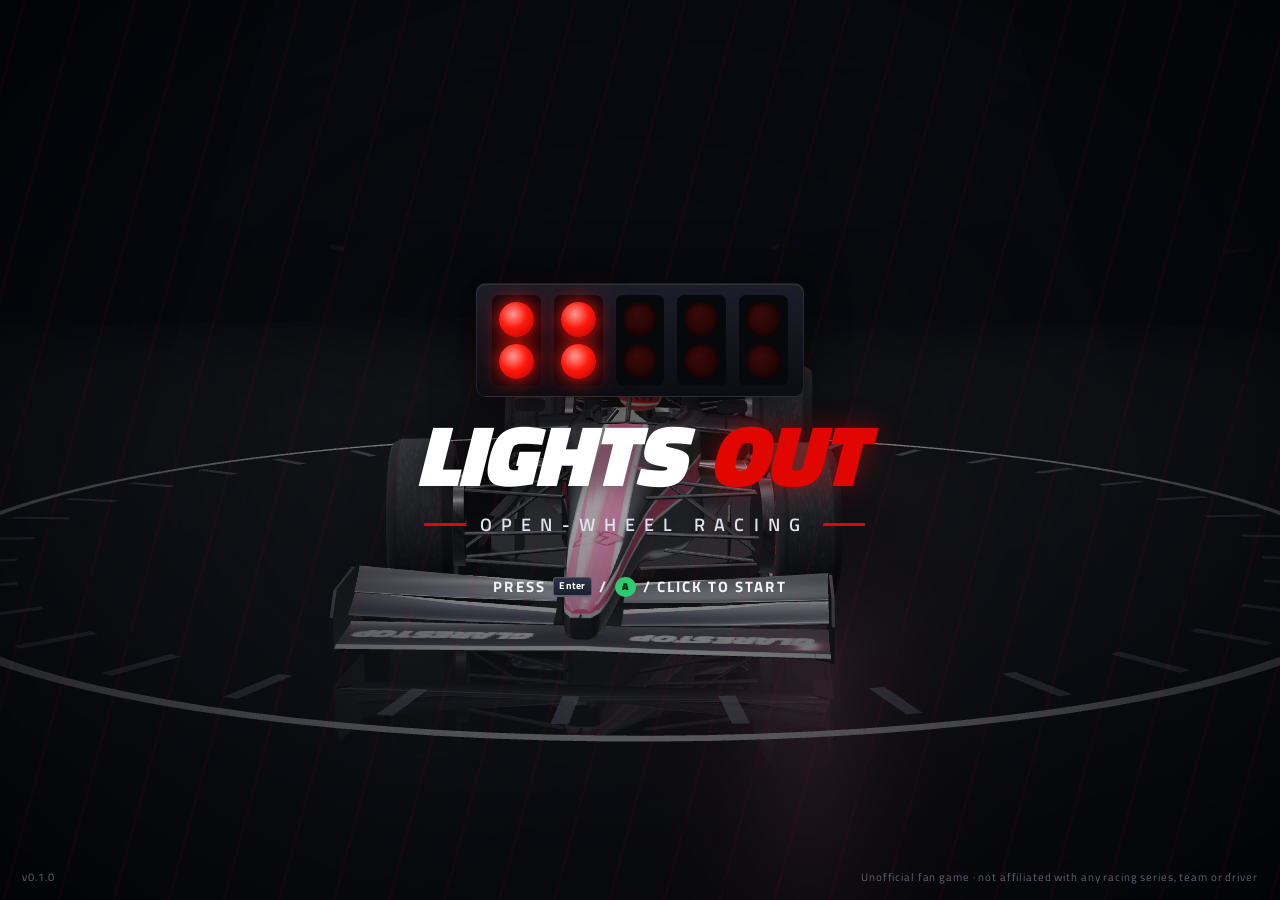
<file: index.html>
<!doctype html>
<html lang="en">
  <head>
    <meta charset="UTF-8" />
    <meta name="viewport" content="width=device-width, initial-scale=1.0, viewport-fit=cover, user-scalable=no" />
    <meta name="theme-color" content="#05070c" />
    <meta name="color-scheme" content="dark" />
    <meta name="description" content="LIGHTS OUT - a 3D open-wheel racing game for the browser: career, challenges, split-screen and online races." />
    <meta name="mobile-web-app-capable" content="yes" />
    <meta name="apple-mobile-web-app-capable" content="yes" />
    <meta name="apple-mobile-web-app-status-bar-style" content="black-translucent" />
    <link rel="icon" type="image/svg+xml" href="./favicon.svg" />
    <title>LIGHTS OUT - Open-Wheel Racing</title>
    <style>html,body{color:#f2f3f5;background:#05070c;width:100%;height:100%;margin:0;overflow:hidden}html{overscroll-behavior:none}body{overscroll-behavior:none;-webkit-tap-highlight-color:transparent;-webkit-user-select:none;user-select:none}#game{z-index:0;touch-action:none;outline:none;width:100%;height:100%;display:block;position:fixed;inset:0}#hud-root{z-index:10;pointer-events:none;position:fixed;inset:0;overflow:hidden}#hud-root[hidden]{display:none}#ui-root{z-index:20;position:fixed;inset:0}html.racing #ui-root{pointer-events:none}#boot{z-index:50;letter-spacing:.18em;background:radial-gradient(at 50% 35%,#161824 0%,#05070c 70%);flex-direction:column;justify-content:center;align-items:center;gap:18px;font:900 clamp(20px,3.4vw,34px)/1 Titillium Web,system-ui,sans-serif;display:flex;position:fixed;inset:0}#boot .lights{background:#111219;border-radius:10px;gap:clamp(8px,1.4vw,14px);padding:12px 16px;display:flex}#boot .lights i{background:#2a0606;border-radius:50%;width:clamp(16px,2.6vw,26px);height:clamp(16px,2.6vw,26px);animation:2.4s infinite boot-light}#boot .lights i:nth-child(2){animation-delay:.3s}#boot .lights i:nth-child(3){animation-delay:.6s}#boot .lights i:nth-child(4){animation-delay:.9s}#boot .lights i:nth-child(5){animation-delay:1.2s}@keyframes boot-light{0%,8%{box-shadow:none;background:#2a0606}12%,70%{background:#ff1e1e;box-shadow:0 0 14px #e10600}74%,to{box-shadow:none;background:#2a0606}}@media (prefers-reduced-motion:reduce){#boot .lights i{background:#ff1e1e;animation:none}}</style>
    <script type="module" crossorigin src="./assets/index-C3wjnu_E.js"></script>
    <link rel="stylesheet" crossorigin href="./assets/index-BCUuNm-t.css">
  </head>
  <body>
    <canvas id="game" tabindex="-1" aria-label="Race view"></canvas>
    <div id="hud-root" hidden></div>
    <div id="ui-root"></div>
    <div id="boot" role="status" aria-label="Loading LIGHTS OUT">
      <div class="lights" aria-hidden="true"><i></i><i></i><i></i><i></i><i></i></div>
      <div>LIGHTS OUT</div>
    </div>
    <noscript>
      <p style="position: fixed; inset: 0; z-index: 60; margin: 0; display: flex; align-items: center; justify-content: center; background: #05070c; font: 600 18px system-ui, sans-serif;">
        LIGHTS OUT needs JavaScript to run.
      </p>
    </noscript>
  </body>
</html>
</file>
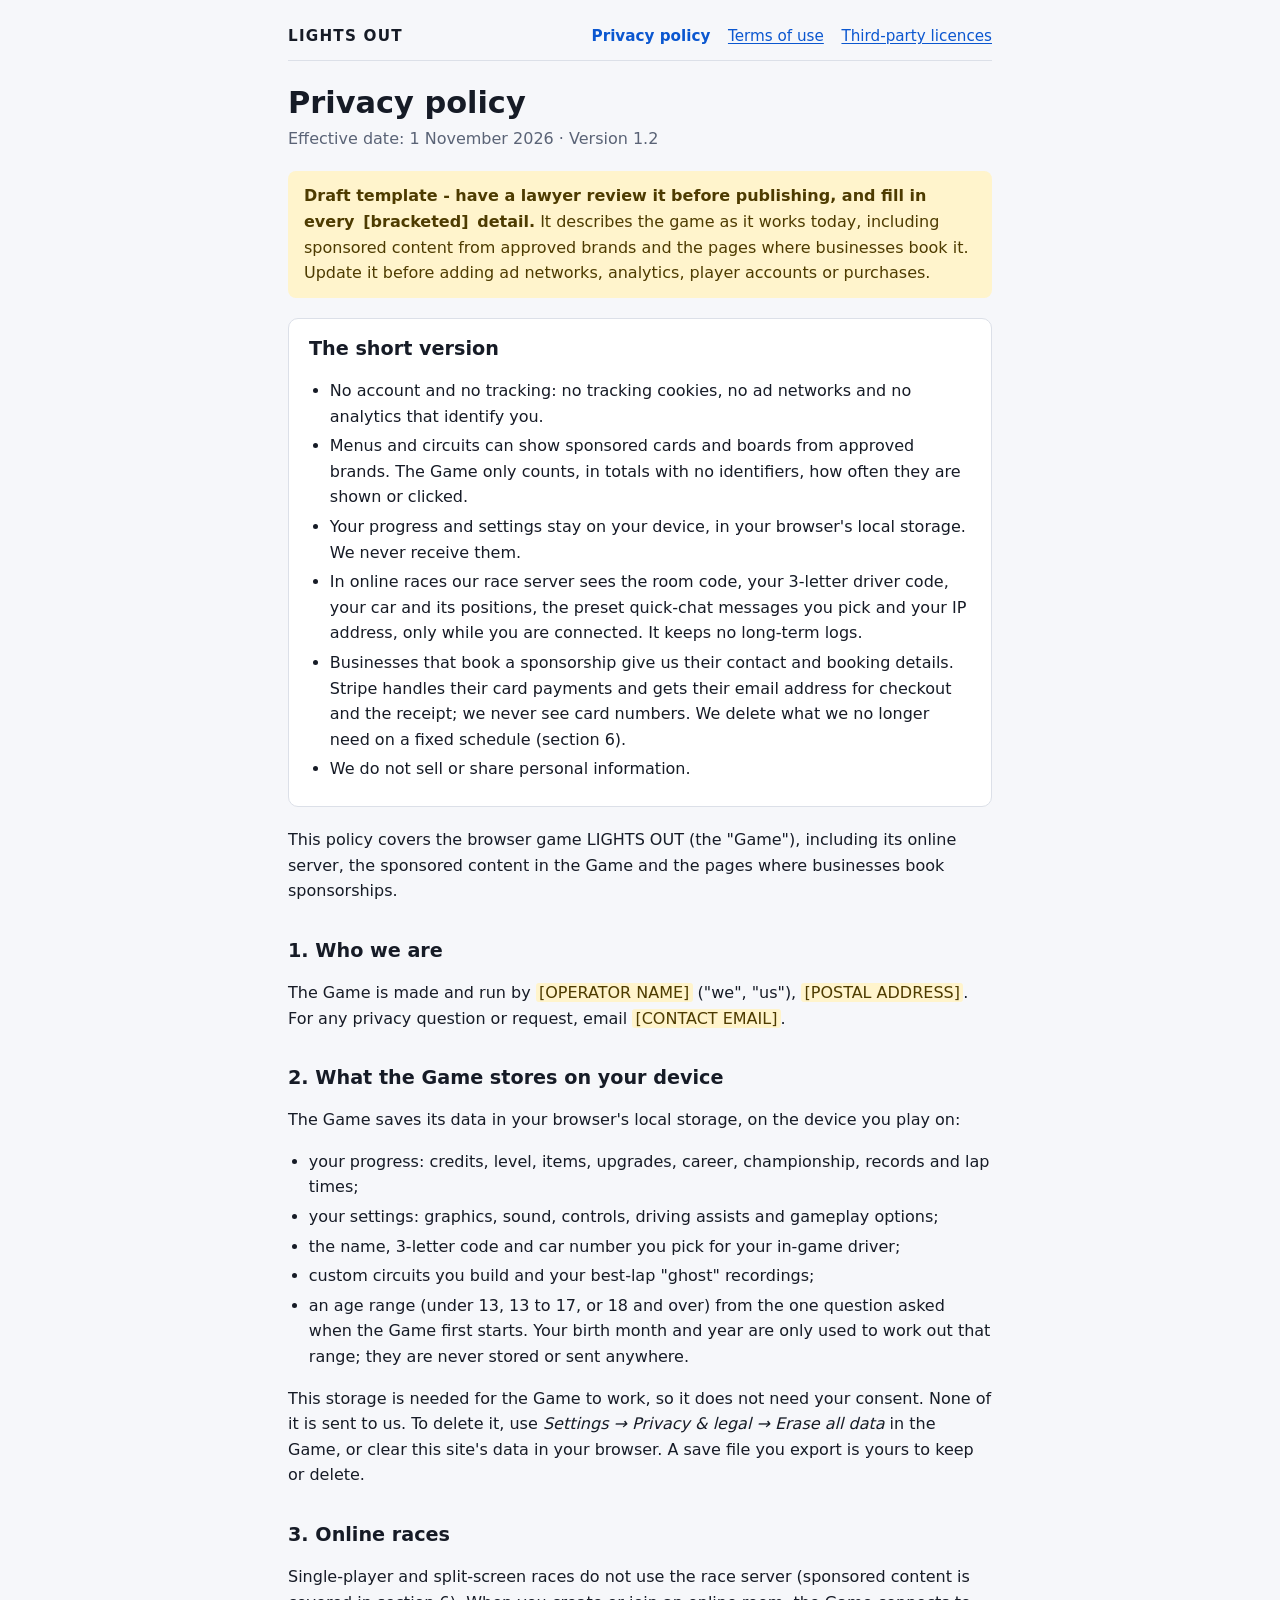
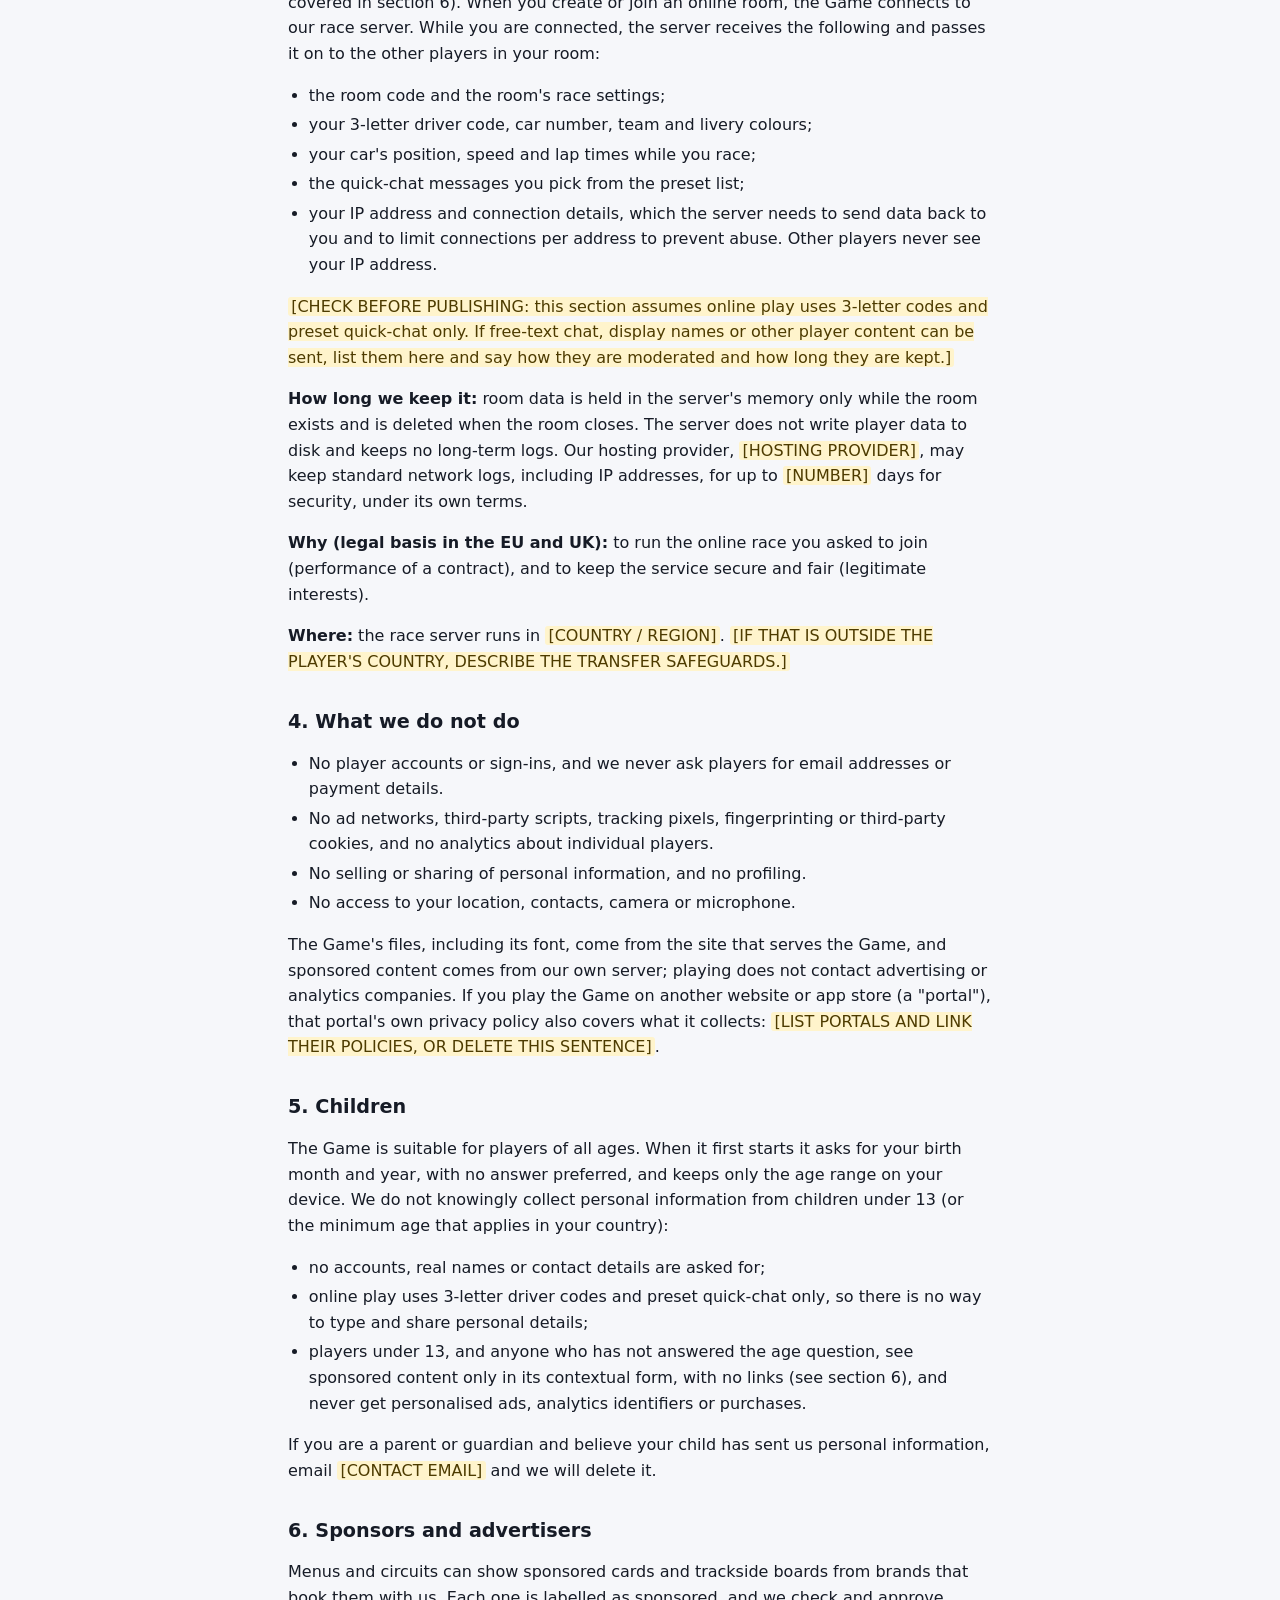
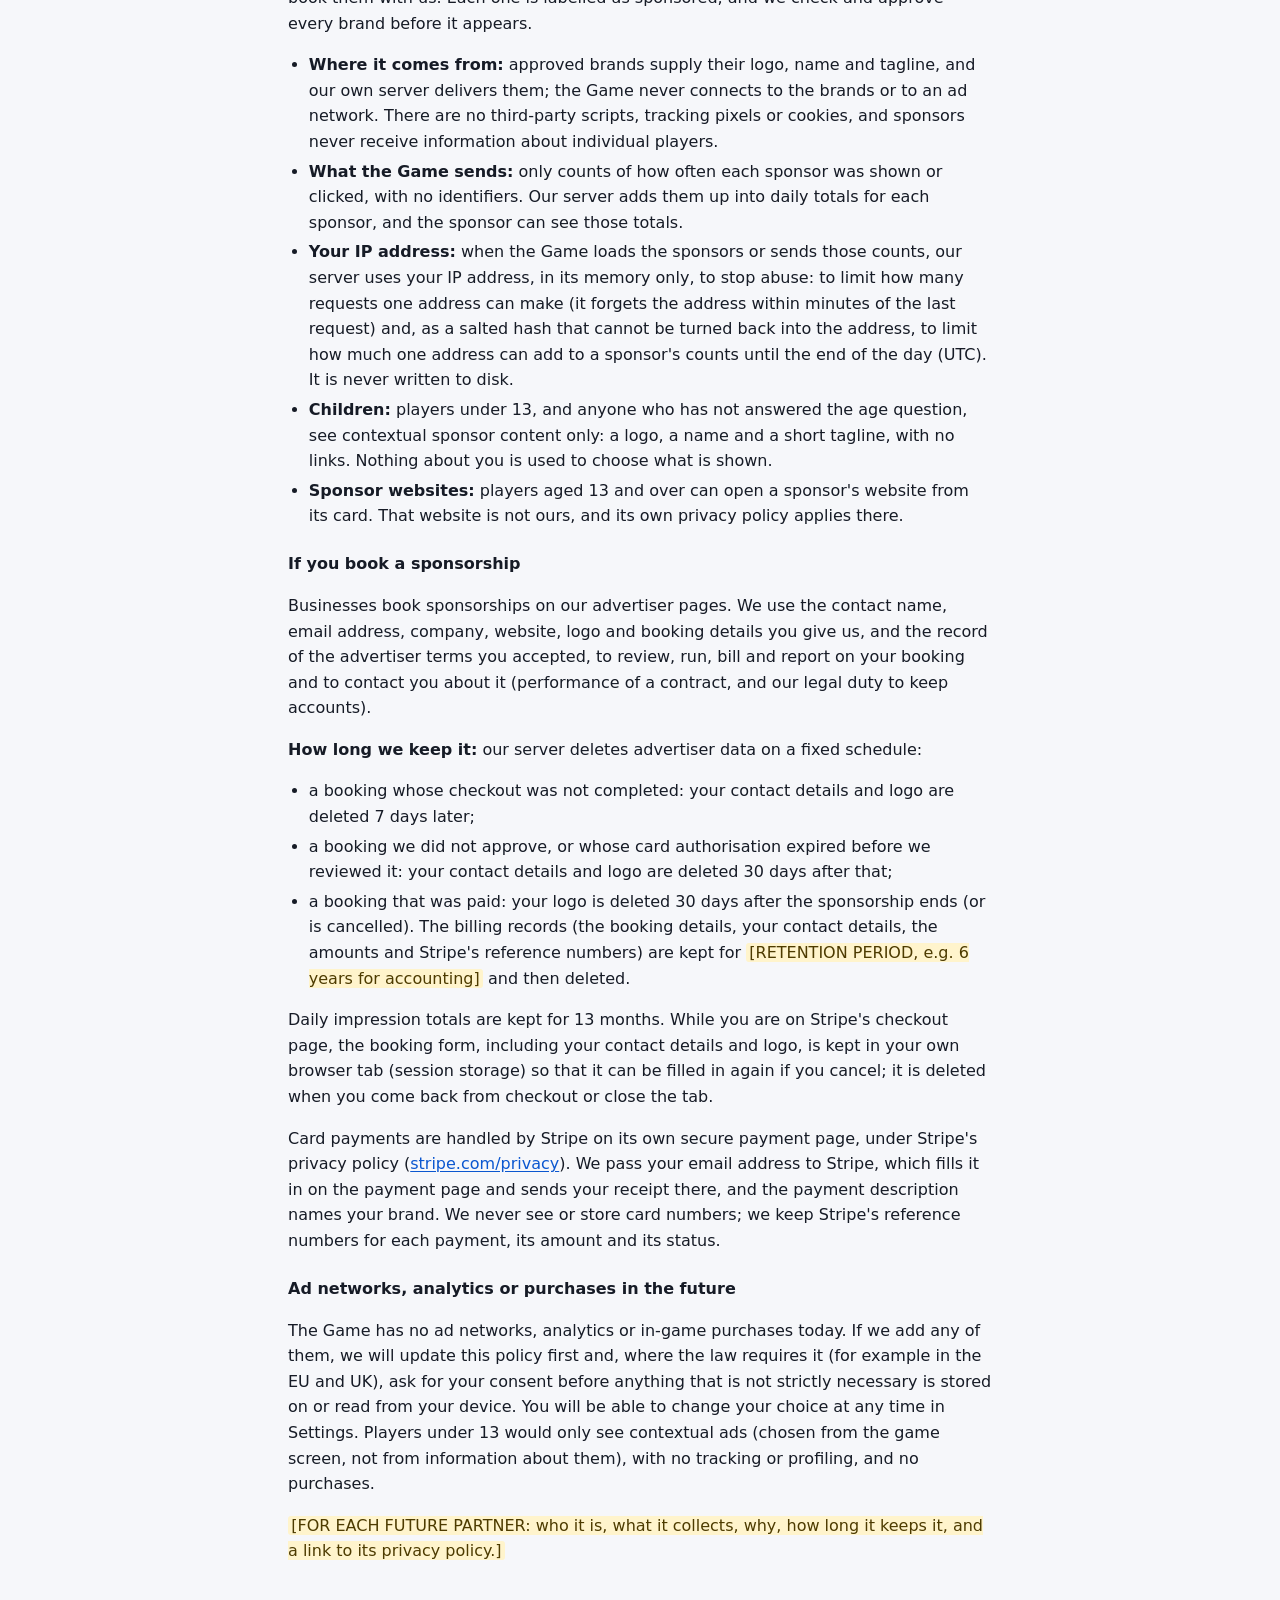
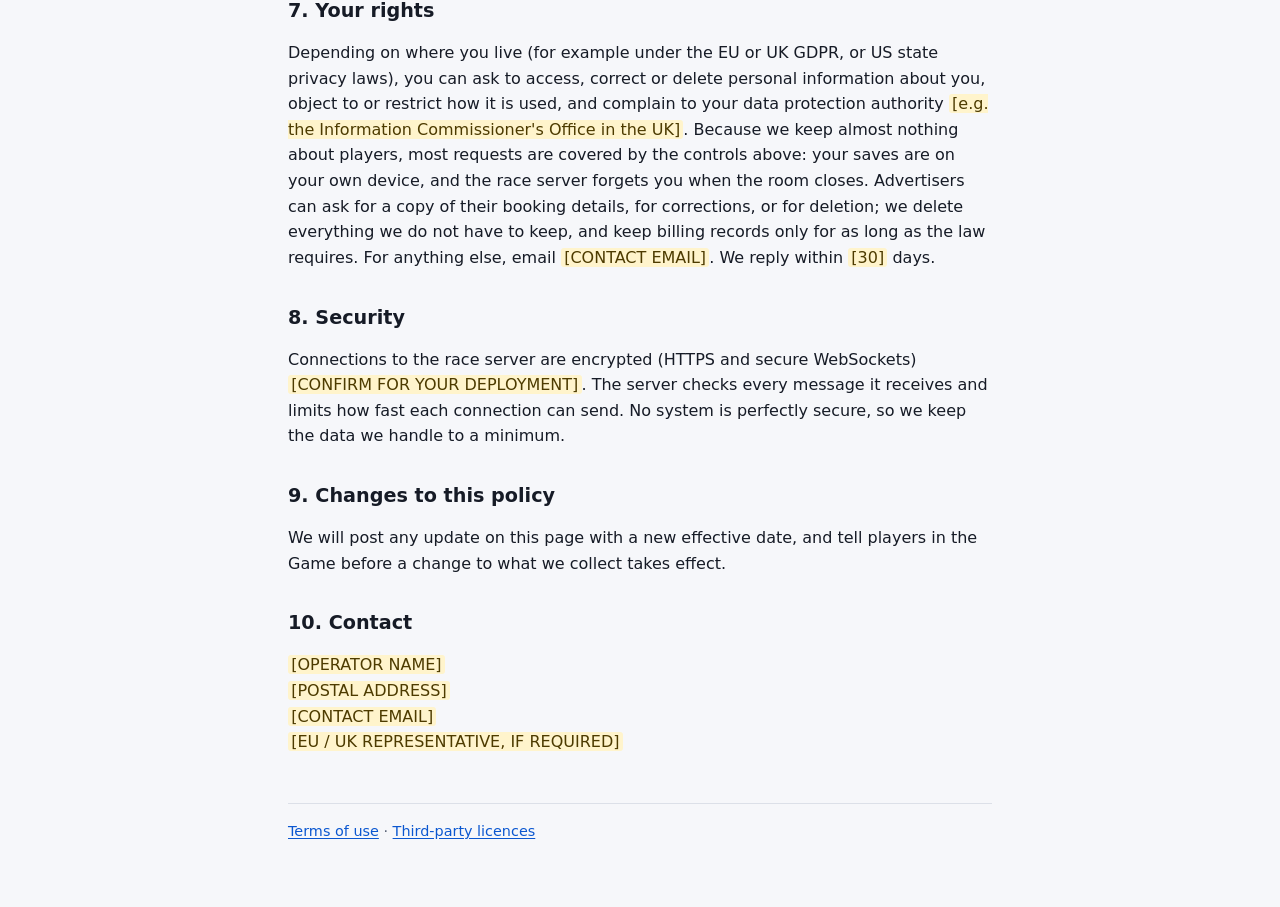
<file: legal/privacy.html>
<!doctype html>
<html lang="en">
<head>
<meta charset="utf-8">
<meta name="viewport" content="width=device-width, initial-scale=1">
<title>Privacy policy · LIGHTS OUT</title>
<style>
  :root {
    color-scheme: light dark;
    --bg: #f6f7fa; --fg: #161b26; --muted: #5a6376; --line: #dce0e8; --card: #ffffff;
    --note-bg: #fff4cc; --note-fg: #4d3b00; --pre-bg: #eceff5; --link: #0b57d0;
  }
  @media (prefers-color-scheme: dark) {
    :root {
      --bg: #0b0e16; --fg: #eef1f7; --muted: #9aa3b8; --line: #252c3c; --card: #121725;
      --note-bg: #3b3100; --note-fg: #ffe58f; --pre-bg: #141a28; --link: #8ab4ff;
    }
  }
  * { box-sizing: border-box; }
  body { margin: 0; background: var(--bg); color: var(--fg); font: 16px/1.6 system-ui, -apple-system, 'Segoe UI', Roboto, sans-serif; }
  main { max-width: 46rem; margin: 0 auto; padding: 1.5rem 1rem 4rem; }
  nav.legal { display: flex; flex-wrap: wrap; align-items: baseline; gap: 0.25rem 1.1rem; font-size: 0.95rem; padding-bottom: 0.75rem; border-bottom: 1px solid var(--line); }
  nav.legal strong { letter-spacing: 0.08em; margin-right: auto; }
  nav.legal a[aria-current='page'] { font-weight: 700; text-decoration: none; }
  a { color: var(--link); text-underline-offset: 2px; }
  h1 { font-size: 1.9rem; line-height: 1.2; margin: 1.5rem 0 0.25rem; }
  h2 { font-size: 1.2rem; line-height: 1.3; margin: 2.2rem 0 0.5rem; }
  h3 { font-size: 1rem; margin: 1.4rem 0 0.4rem; }
  ul { padding-left: 1.3rem; }
  li { margin: 0.25rem 0; }
  .meta { color: var(--muted); margin: 0; }
  .draft { background: var(--note-bg); color: var(--note-fg); border-radius: 8px; padding: 0.75rem 1rem; margin: 1.25rem 0; }
  .summary { background: var(--card); border: 1px solid var(--line); border-radius: 10px; padding: 0.25rem 1.25rem 0.5rem; margin: 1.25rem 0; }
  .summary h2 { margin-top: 0.9rem; }
  .ph { background: var(--note-bg); color: var(--note-fg); border-radius: 3px; padding: 0 0.2em; }
  pre { white-space: pre-wrap; overflow-wrap: anywhere; background: var(--pre-bg); border-radius: 8px; padding: 0.9rem 1rem; font-size: 0.82rem; line-height: 1.45; }
  footer { margin-top: 3rem; padding-top: 1rem; border-top: 1px solid var(--line); color: var(--muted); font-size: 0.9rem; }
</style>
</head>
<body>
<main>
<nav class="legal" aria-label="Legal pages">
  <strong>LIGHTS OUT</strong>
  <a href="privacy.html" aria-current="page">Privacy policy</a>
  <a href="terms.html">Terms of use</a>
  <a href="third-party.html">Third-party licences</a>
</nav>

<h1>Privacy policy</h1>
<p class="meta">Effective date: 1 November 2026 · Version 1.2</p>

<div class="draft" role="note">
  <strong>Draft template - have a lawyer review it before publishing, and fill in every <span class="ph">[bracketed]</span> detail.</strong>
  It describes the game as it works today, including sponsored content from approved brands and the pages where businesses book it. Update it before adding ad networks, analytics, player accounts or purchases.
</div>

<section class="summary" aria-labelledby="short">
  <h2 id="short">The short version</h2>
  <ul>
    <li>No account and no tracking: no tracking cookies, no ad networks and no analytics that identify you.</li>
    <li>Menus and circuits can show sponsored cards and boards from approved brands. The Game only counts, in totals with no identifiers, how often they are shown or clicked.</li>
    <li>Your progress and settings stay on your device, in your browser's local storage. We never receive them.</li>
    <li>In online races our race server sees the room code, your 3-letter driver code, your car and its positions, the preset quick-chat messages you pick and your IP address, only while you are connected. It keeps no long-term logs.</li>
    <li>Businesses that book a sponsorship give us their contact and booking details. Stripe handles their card payments and gets their email address for checkout and the receipt; we never see card numbers. We delete what we no longer need on a fixed schedule (section 6).</li>
    <li>We do not sell or share personal information.</li>
  </ul>
</section>

<p>This policy covers the browser game LIGHTS OUT (the "Game"), including its online server, the sponsored content in the Game and the pages where businesses book sponsorships.</p>

<h2 id="who">1. Who we are</h2>
<p>The Game is made and run by <span class="ph">[OPERATOR NAME]</span> ("we", "us"), <span class="ph">[POSTAL ADDRESS]</span>. For any privacy question or request, email <span class="ph">[CONTACT EMAIL]</span>.</p>

<h2 id="device">2. What the Game stores on your device</h2>
<p>The Game saves its data in your browser's local storage, on the device you play on:</p>
<ul>
  <li>your progress: credits, level, items, upgrades, career, championship, records and lap times;</li>
  <li>your settings: graphics, sound, controls, driving assists and gameplay options;</li>
  <li>the name, 3-letter code and car number you pick for your in-game driver;</li>
  <li>custom circuits you build and your best-lap "ghost" recordings;</li>
  <li>an age range (under 13, 13 to 17, or 18 and over) from the one question asked when the Game first starts. Your birth month and year are only used to work out that range; they are never stored or sent anywhere.</li>
</ul>
<p>This storage is needed for the Game to work, so it does not need your consent. None of it is sent to us.
To delete it, use <em>Settings → Privacy &amp; legal → Erase all data</em> in the Game, or clear this site's data in your browser.
A save file you export is yours to keep or delete.</p>

<h2 id="online">3. Online races</h2>
<p>Single-player and split-screen races do not use the race server (sponsored content is covered in section 6). When you create or join an online room, the Game connects to our race server. While you are connected, the server receives the following and passes it on to the other players in your room:</p>
<ul>
  <li>the room code and the room's race settings;</li>
  <li>your 3-letter driver code, car number, team and livery colours;</li>
  <li>your car's position, speed and lap times while you race;</li>
  <li>the quick-chat messages you pick from the preset list;</li>
  <li>your IP address and connection details, which the server needs to send data back to you and to limit connections per address to prevent abuse. Other players never see your IP address.</li>
</ul>
<p><span class="ph">[CHECK BEFORE PUBLISHING: this section assumes online play uses 3-letter codes and preset quick-chat only. If free-text chat, display names or other player content can be sent, list them here and say how they are moderated and how long they are kept.]</span></p>
<p><strong>How long we keep it:</strong> room data is held in the server's memory only while the room exists and is deleted when the room closes.
The server does not write player data to disk and keeps no long-term logs.
Our hosting provider, <span class="ph">[HOSTING PROVIDER]</span>, may keep standard network logs, including IP addresses, for up to <span class="ph">[NUMBER]</span> days for security, under its own terms.</p>
<p><strong>Why (legal basis in the EU and UK):</strong> to run the online race you asked to join (performance of a contract), and to keep the service secure and fair (legitimate interests).</p>
<p><strong>Where:</strong> the race server runs in <span class="ph">[COUNTRY / REGION]</span>. <span class="ph">[IF THAT IS OUTSIDE THE PLAYER'S COUNTRY, DESCRIBE THE TRANSFER SAFEGUARDS.]</span></p>

<h2 id="not">4. What we do not do</h2>
<ul>
  <li>No player accounts or sign-ins, and we never ask players for email addresses or payment details.</li>
  <li>No ad networks, third-party scripts, tracking pixels, fingerprinting or third-party cookies, and no analytics about individual players.</li>
  <li>No selling or sharing of personal information, and no profiling.</li>
  <li>No access to your location, contacts, camera or microphone.</li>
</ul>
<p>The Game's files, including its font, come from the site that serves the Game, and sponsored content comes from our own server; playing does not contact advertising or analytics companies.
If you play the Game on another website or app store (a "portal"), that portal's own privacy policy also covers what it collects: <span class="ph">[LIST PORTALS AND LINK THEIR POLICIES, OR DELETE THIS SENTENCE]</span>.</p>

<h2 id="children">5. Children</h2>
<p>The Game is suitable for players of all ages. When it first starts it asks for your birth month and year, with no answer preferred, and keeps only the age range on your device.
We do not knowingly collect personal information from children under 13 (or the minimum age that applies in your country):</p>
<ul>
  <li>no accounts, real names or contact details are asked for;</li>
  <li>online play uses 3-letter driver codes and preset quick-chat only, so there is no way to type and share personal details;</li>
  <li>players under 13, and anyone who has not answered the age question, see sponsored content only in its contextual form, with no links (see section 6), and never get personalised ads, analytics identifiers or purchases.</li>
</ul>
<p>If you are a parent or guardian and believe your child has sent us personal information, email <span class="ph">[CONTACT EMAIL]</span> and we will delete it.</p>

<h2 id="sponsors">6. Sponsors and advertisers</h2>
<p>Menus and circuits can show sponsored cards and trackside boards from brands that book them with us. Each one is labelled as sponsored, and we check and approve every brand before it appears.</p>
<ul>
  <li><strong>Where it comes from:</strong> approved brands supply their logo, name and tagline, and our own server delivers them; the Game never connects to the brands or to an ad network. There are no third-party scripts, tracking pixels or cookies, and sponsors never receive information about individual players.</li>
  <li><strong>What the Game sends:</strong> only counts of how often each sponsor was shown or clicked, with no identifiers. Our server adds them up into daily totals for each sponsor, and the sponsor can see those totals.</li>
  <li><strong>Your IP address:</strong> when the Game loads the sponsors or sends those counts, our server uses your IP address, in its memory only, to stop abuse: to limit how many requests one address can make (it forgets the address within minutes of the last request) and, as a salted hash that cannot be turned back into the address, to limit how much one address can add to a sponsor's counts until the end of the day (UTC). It is never written to disk.</li>
  <li><strong>Children:</strong> players under 13, and anyone who has not answered the age question, see contextual sponsor content only: a logo, a name and a short tagline, with no links. Nothing about you is used to choose what is shown.</li>
  <li><strong>Sponsor websites:</strong> players aged 13 and over can open a sponsor's website from its card. That website is not ours, and its own privacy policy applies there.</li>
</ul>

<h3 id="advertisers">If you book a sponsorship</h3>
<p>Businesses book sponsorships on our advertiser pages. We use the contact name, email address, company, website, logo and booking details you give us, and the record of the advertiser terms you accepted, to review, run, bill and report on your booking and to contact you about it (performance of a contract, and our legal duty to keep accounts).</p>
<p><strong>How long we keep it:</strong> our server deletes advertiser data on a fixed schedule:</p>
<ul>
  <li>a booking whose checkout was not completed: your contact details and logo are deleted 7 days later;</li>
  <li>a booking we did not approve, or whose card authorisation expired before we reviewed it: your contact details and logo are deleted 30 days after that;</li>
  <li>a booking that was paid: your logo is deleted 30 days after the sponsorship ends (or is cancelled). The billing records (the booking details, your contact details, the amounts and Stripe's reference numbers) are kept for <span class="ph">[RETENTION PERIOD, e.g. 6 years for accounting]</span> and then deleted.</li>
</ul>
<p>Daily impression totals are kept for 13 months. While you are on Stripe's checkout page, the booking form, including your contact details and logo, is kept in your own browser tab (session storage) so that it can be filled in again if you cancel; it is deleted when you come back from checkout or close the tab.</p>
<p>Card payments are handled by Stripe on its own secure payment page, under Stripe's privacy policy (<a href="https://stripe.com/privacy">stripe.com/privacy</a>). We pass your email address to Stripe, which fills it in on the payment page and sends your receipt there, and the payment description names your brand. We never see or store card numbers; we keep Stripe's reference numbers for each payment, its amount and its status.</p>

<h3 id="future">Ad networks, analytics or purchases in the future</h3>
<p>The Game has no ad networks, analytics or in-game purchases today. If we add any of them, we will update this policy first and, where the law requires it (for example in the EU and UK), ask for your consent before anything that is not strictly necessary is stored on or read from your device.
You will be able to change your choice at any time in Settings.
Players under 13 would only see contextual ads (chosen from the game screen, not from information about them), with no tracking or profiling, and no purchases.</p>
<p><span class="ph">[FOR EACH FUTURE PARTNER: who it is, what it collects, why, how long it keeps it, and a link to its privacy policy.]</span></p>

<h2 id="rights">7. Your rights</h2>
<p>Depending on where you live (for example under the EU or UK GDPR, or US state privacy laws), you can ask to access, correct or delete personal information about you, object to or restrict how it is used, and complain to your data protection authority <span class="ph">[e.g. the Information Commissioner's Office in the UK]</span>.
Because we keep almost nothing about players, most requests are covered by the controls above: your saves are on your own device, and the race server forgets you when the room closes.
Advertisers can ask for a copy of their booking details, for corrections, or for deletion; we delete everything we do not have to keep, and keep billing records only for as long as the law requires.
For anything else, email <span class="ph">[CONTACT EMAIL]</span>. We reply within <span class="ph">[30]</span> days.</p>

<h2 id="security">8. Security</h2>
<p>Connections to the race server are encrypted (HTTPS and secure WebSockets) <span class="ph">[CONFIRM FOR YOUR DEPLOYMENT]</span>. The server checks every message it receives and limits how fast each connection can send.
No system is perfectly secure, so we keep the data we handle to a minimum.</p>

<h2 id="changes">9. Changes to this policy</h2>
<p>We will post any update on this page with a new effective date, and tell players in the Game before a change to what we collect takes effect.</p>

<h2 id="contact">10. Contact</h2>
<p><span class="ph">[OPERATOR NAME]</span><br>
<span class="ph">[POSTAL ADDRESS]</span><br>
<span class="ph">[CONTACT EMAIL]</span><br>
<span class="ph">[EU / UK REPRESENTATIVE, IF REQUIRED]</span></p>

<footer>
  <a href="terms.html">Terms of use</a> · <a href="third-party.html">Third-party licences</a>
</footer>
</main>
</body>
</html>
</file>
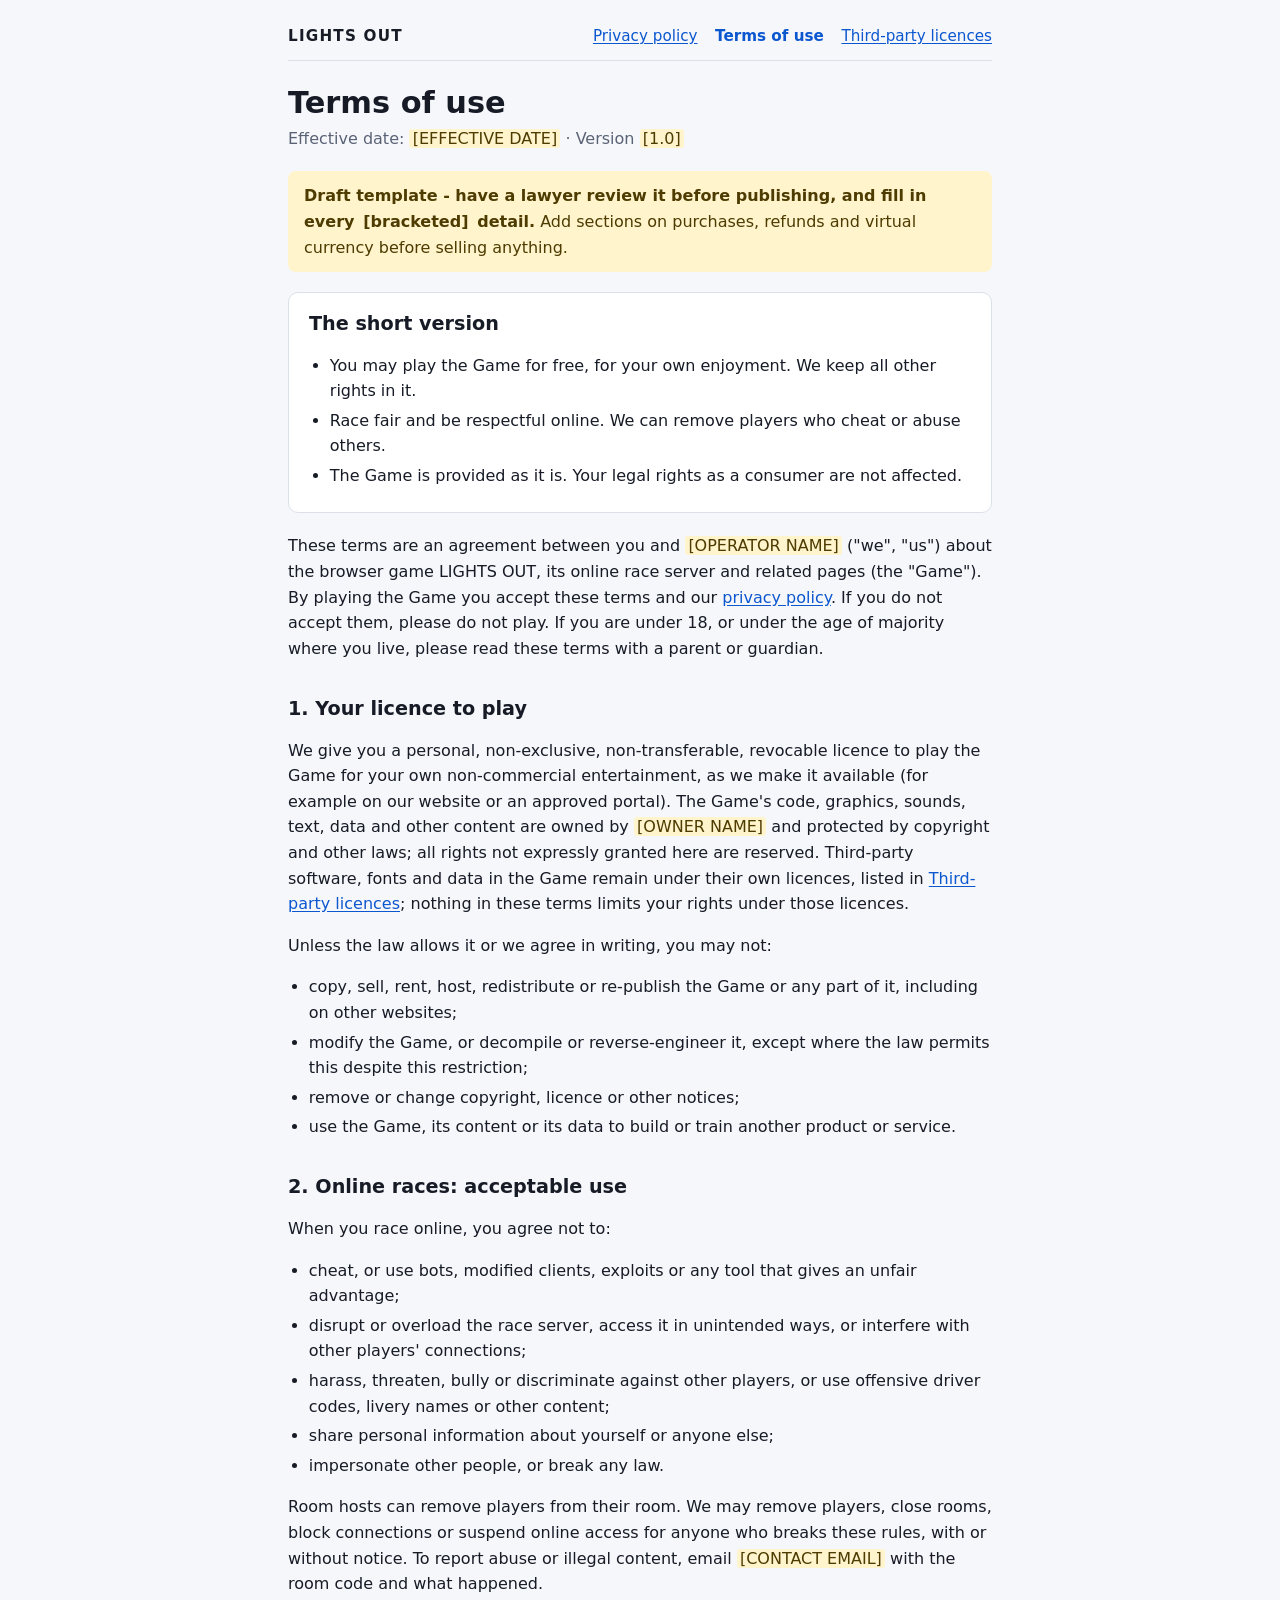
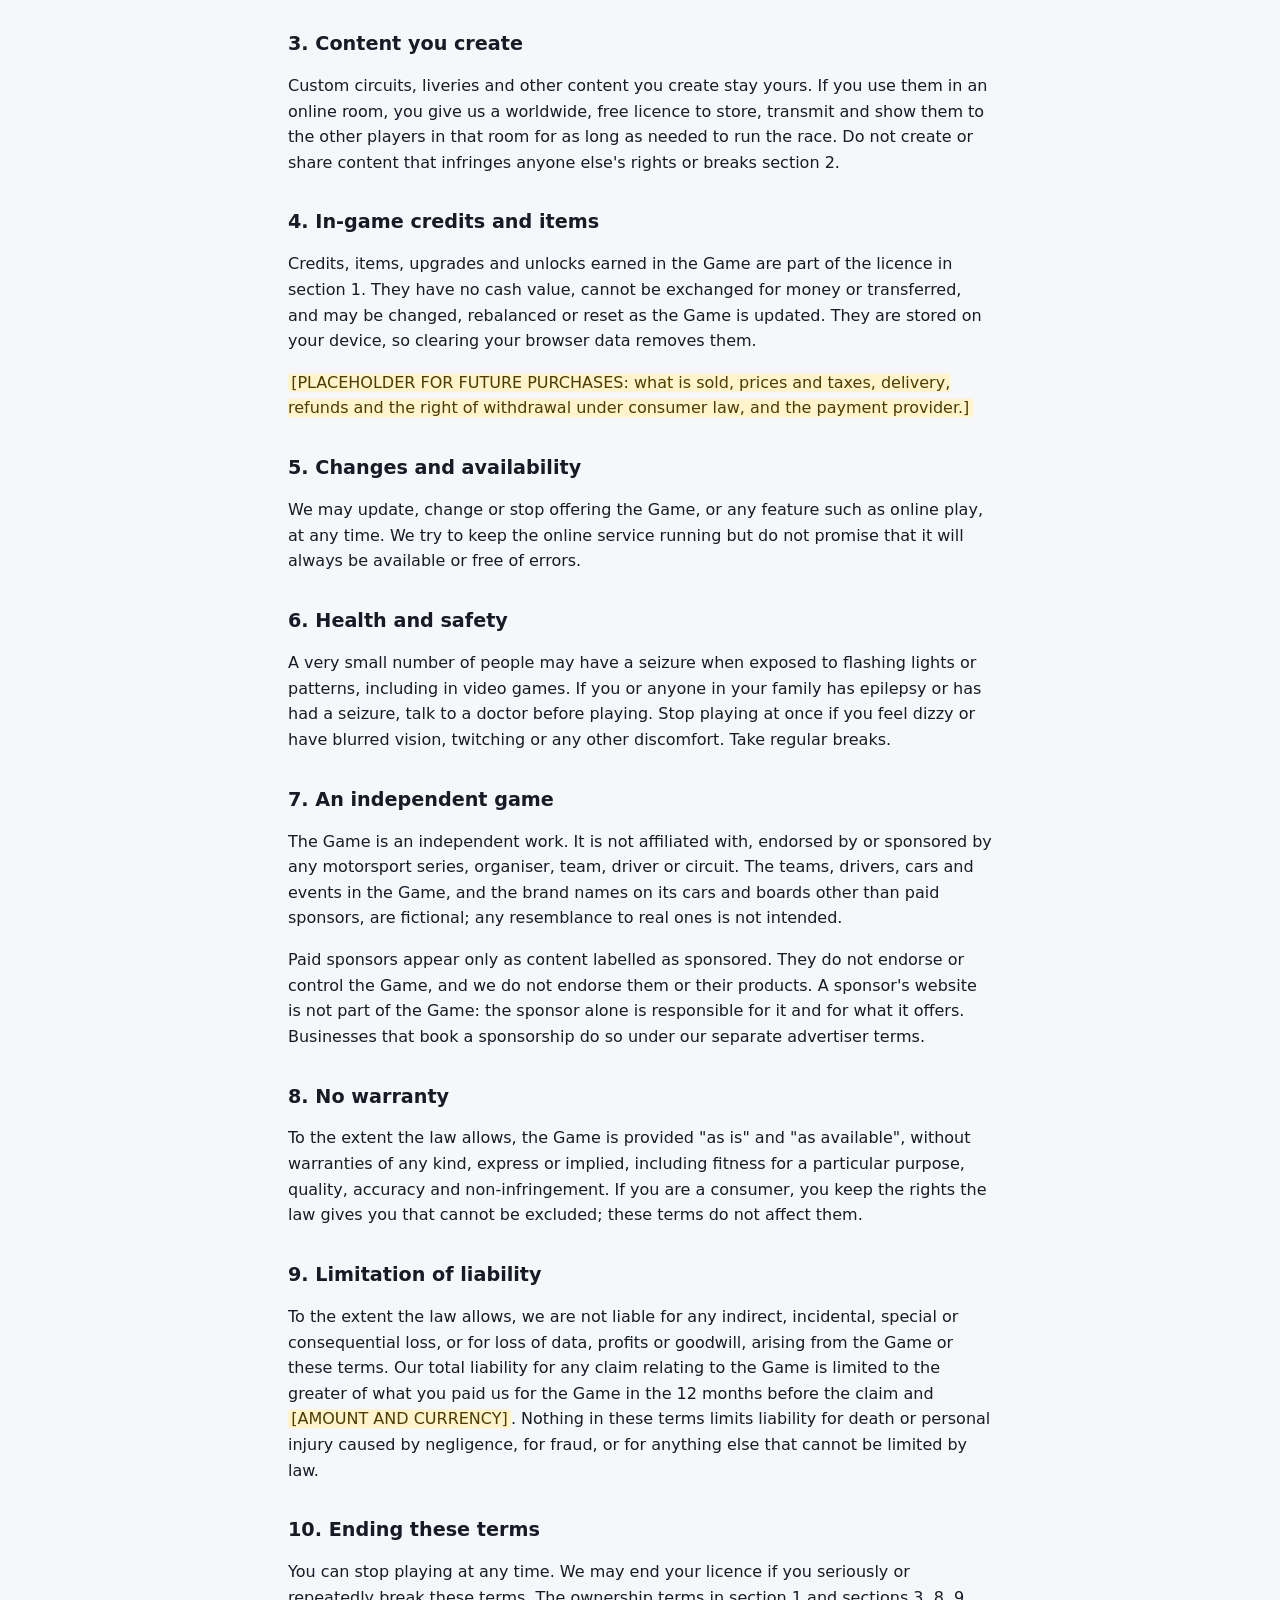
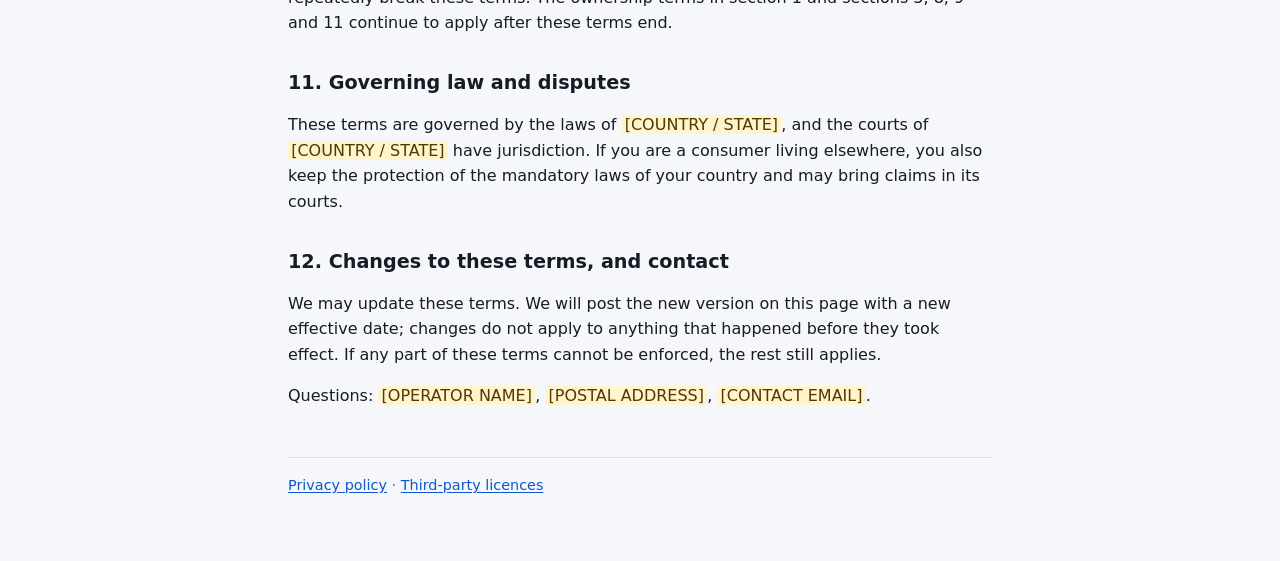
<file: legal/terms.html>
<!doctype html>
<html lang="en">
<head>
<meta charset="utf-8">
<meta name="viewport" content="width=device-width, initial-scale=1">
<title>Terms of use · LIGHTS OUT</title>
<style>
  :root {
    color-scheme: light dark;
    --bg: #f6f7fa; --fg: #161b26; --muted: #5a6376; --line: #dce0e8; --card: #ffffff;
    --note-bg: #fff4cc; --note-fg: #4d3b00; --pre-bg: #eceff5; --link: #0b57d0;
  }
  @media (prefers-color-scheme: dark) {
    :root {
      --bg: #0b0e16; --fg: #eef1f7; --muted: #9aa3b8; --line: #252c3c; --card: #121725;
      --note-bg: #3b3100; --note-fg: #ffe58f; --pre-bg: #141a28; --link: #8ab4ff;
    }
  }
  * { box-sizing: border-box; }
  body { margin: 0; background: var(--bg); color: var(--fg); font: 16px/1.6 system-ui, -apple-system, 'Segoe UI', Roboto, sans-serif; }
  main { max-width: 46rem; margin: 0 auto; padding: 1.5rem 1rem 4rem; }
  nav.legal { display: flex; flex-wrap: wrap; align-items: baseline; gap: 0.25rem 1.1rem; font-size: 0.95rem; padding-bottom: 0.75rem; border-bottom: 1px solid var(--line); }
  nav.legal strong { letter-spacing: 0.08em; margin-right: auto; }
  nav.legal a[aria-current='page'] { font-weight: 700; text-decoration: none; }
  a { color: var(--link); text-underline-offset: 2px; }
  h1 { font-size: 1.9rem; line-height: 1.2; margin: 1.5rem 0 0.25rem; }
  h2 { font-size: 1.2rem; line-height: 1.3; margin: 2.2rem 0 0.5rem; }
  h3 { font-size: 1rem; margin: 1.4rem 0 0.4rem; }
  ul { padding-left: 1.3rem; }
  li { margin: 0.25rem 0; }
  .meta { color: var(--muted); margin: 0; }
  .draft { background: var(--note-bg); color: var(--note-fg); border-radius: 8px; padding: 0.75rem 1rem; margin: 1.25rem 0; }
  .summary { background: var(--card); border: 1px solid var(--line); border-radius: 10px; padding: 0.25rem 1.25rem 0.5rem; margin: 1.25rem 0; }
  .summary h2 { margin-top: 0.9rem; }
  .ph { background: var(--note-bg); color: var(--note-fg); border-radius: 3px; padding: 0 0.2em; }
  pre { white-space: pre-wrap; overflow-wrap: anywhere; background: var(--pre-bg); border-radius: 8px; padding: 0.9rem 1rem; font-size: 0.82rem; line-height: 1.45; }
  footer { margin-top: 3rem; padding-top: 1rem; border-top: 1px solid var(--line); color: var(--muted); font-size: 0.9rem; }
</style>
</head>
<body>
<main>
<nav class="legal" aria-label="Legal pages">
  <strong>LIGHTS OUT</strong>
  <a href="privacy.html">Privacy policy</a>
  <a href="terms.html" aria-current="page">Terms of use</a>
  <a href="third-party.html">Third-party licences</a>
</nav>

<h1>Terms of use</h1>
<p class="meta">Effective date: <span class="ph">[EFFECTIVE DATE]</span> · Version <span class="ph">[1.0]</span></p>

<div class="draft" role="note">
  <strong>Draft template - have a lawyer review it before publishing, and fill in every <span class="ph">[bracketed]</span> detail.</strong>
  Add sections on purchases, refunds and virtual currency before selling anything.
</div>

<section class="summary" aria-labelledby="short">
  <h2 id="short">The short version</h2>
  <ul>
    <li>You may play the Game for free, for your own enjoyment. We keep all other rights in it.</li>
    <li>Race fair and be respectful online. We can remove players who cheat or abuse others.</li>
    <li>The Game is provided as it is. Your legal rights as a consumer are not affected.</li>
  </ul>
</section>

<p>These terms are an agreement between you and <span class="ph">[OPERATOR NAME]</span> ("we", "us") about the browser game LIGHTS OUT, its online race server and related pages (the "Game").
By playing the Game you accept these terms and our <a href="privacy.html">privacy policy</a>. If you do not accept them, please do not play.
If you are under 18, or under the age of majority where you live, please read these terms with a parent or guardian.</p>

<h2 id="licence">1. Your licence to play</h2>
<p>We give you a personal, non-exclusive, non-transferable, revocable licence to play the Game for your own non-commercial entertainment, as we make it available (for example on our website or an approved portal).
The Game's code, graphics, sounds, text, data and other content are owned by <span class="ph">[OWNER NAME]</span> and protected by copyright and other laws; all rights not expressly granted here are reserved.
Third-party software, fonts and data in the Game remain under their own licences, listed in <a href="third-party.html">Third-party licences</a>; nothing in these terms limits your rights under those licences.</p>
<p>Unless the law allows it or we agree in writing, you may not:</p>
<ul>
  <li>copy, sell, rent, host, redistribute or re-publish the Game or any part of it, including on other websites;</li>
  <li>modify the Game, or decompile or reverse-engineer it, except where the law permits this despite this restriction;</li>
  <li>remove or change copyright, licence or other notices;</li>
  <li>use the Game, its content or its data to build or train another product or service.</li>
</ul>

<h2 id="online">2. Online races: acceptable use</h2>
<p>When you race online, you agree not to:</p>
<ul>
  <li>cheat, or use bots, modified clients, exploits or any tool that gives an unfair advantage;</li>
  <li>disrupt or overload the race server, access it in unintended ways, or interfere with other players' connections;</li>
  <li>harass, threaten, bully or discriminate against other players, or use offensive driver codes, livery names or other content;</li>
  <li>share personal information about yourself or anyone else;</li>
  <li>impersonate other people, or break any law.</li>
</ul>
<p>Room hosts can remove players from their room. We may remove players, close rooms, block connections or suspend online access for anyone who breaks these rules, with or without notice.
To report abuse or illegal content, email <span class="ph">[CONTACT EMAIL]</span> with the room code and what happened.</p>

<h2 id="content">3. Content you create</h2>
<p>Custom circuits, liveries and other content you create stay yours. If you use them in an online room, you give us a worldwide, free licence to store, transmit and show them to the other players in that room for as long as needed to run the race.
Do not create or share content that infringes anyone else's rights or breaks section 2.</p>

<h2 id="items">4. In-game credits and items</h2>
<p>Credits, items, upgrades and unlocks earned in the Game are part of the licence in section 1. They have no cash value, cannot be exchanged for money or transferred, and may be changed, rebalanced or reset as the Game is updated.
They are stored on your device, so clearing your browser data removes them.</p>
<p><span class="ph">[PLACEHOLDER FOR FUTURE PURCHASES: what is sold, prices and taxes, delivery, refunds and the right of withdrawal under consumer law, and the payment provider.]</span></p>

<h2 id="changes">5. Changes and availability</h2>
<p>We may update, change or stop offering the Game, or any feature such as online play, at any time. We try to keep the online service running but do not promise that it will always be available or free of errors.</p>

<h2 id="health">6. Health and safety</h2>
<p>A very small number of people may have a seizure when exposed to flashing lights or patterns, including in video games. If you or anyone in your family has epilepsy or has had a seizure, talk to a doctor before playing.
Stop playing at once if you feel dizzy or have blurred vision, twitching or any other discomfort. Take regular breaks.</p>

<h2 id="independent">7. An independent game</h2>
<p>The Game is an independent work. It is not affiliated with, endorsed by or sponsored by any motorsport series, organiser, team, driver or circuit.
The teams, drivers, cars and events in the Game, and the brand names on its cars and boards other than paid sponsors, are fictional; any resemblance to real ones is not intended.</p>
<p>Paid sponsors appear only as content labelled as sponsored. They do not endorse or control the Game, and we do not endorse them or their products.
A sponsor's website is not part of the Game: the sponsor alone is responsible for it and for what it offers.
Businesses that book a sponsorship do so under our separate advertiser terms.</p>

<h2 id="warranty">8. No warranty</h2>
<p>To the extent the law allows, the Game is provided "as is" and "as available", without warranties of any kind, express or implied, including fitness for a particular purpose, quality, accuracy and non-infringement.
If you are a consumer, you keep the rights the law gives you that cannot be excluded; these terms do not affect them.</p>

<h2 id="liability">9. Limitation of liability</h2>
<p>To the extent the law allows, we are not liable for any indirect, incidental, special or consequential loss, or for loss of data, profits or goodwill, arising from the Game or these terms.
Our total liability for any claim relating to the Game is limited to the greater of what you paid us for the Game in the 12 months before the claim and <span class="ph">[AMOUNT AND CURRENCY]</span>.
Nothing in these terms limits liability for death or personal injury caused by negligence, for fraud, or for anything else that cannot be limited by law.</p>

<h2 id="ending">10. Ending these terms</h2>
<p>You can stop playing at any time. We may end your licence if you seriously or repeatedly break these terms. The ownership terms in section 1 and sections 3, 8, 9 and 11 continue to apply after these terms end.</p>

<h2 id="law">11. Governing law and disputes</h2>
<p>These terms are governed by the laws of <span class="ph">[COUNTRY / STATE]</span>, and the courts of <span class="ph">[COUNTRY / STATE]</span> have jurisdiction.
If you are a consumer living elsewhere, you also keep the protection of the mandatory laws of your country and may bring claims in its courts.</p>

<h2 id="general">12. Changes to these terms, and contact</h2>
<p>We may update these terms. We will post the new version on this page with a new effective date; changes do not apply to anything that happened before they took effect.
If any part of these terms cannot be enforced, the rest still applies.</p>
<p>Questions: <span class="ph">[OPERATOR NAME]</span>, <span class="ph">[POSTAL ADDRESS]</span>, <span class="ph">[CONTACT EMAIL]</span>.</p>

<footer>
  <a href="privacy.html">Privacy policy</a> · <a href="third-party.html">Third-party licences</a>
</footer>
</main>
</body>
</html>
</file>
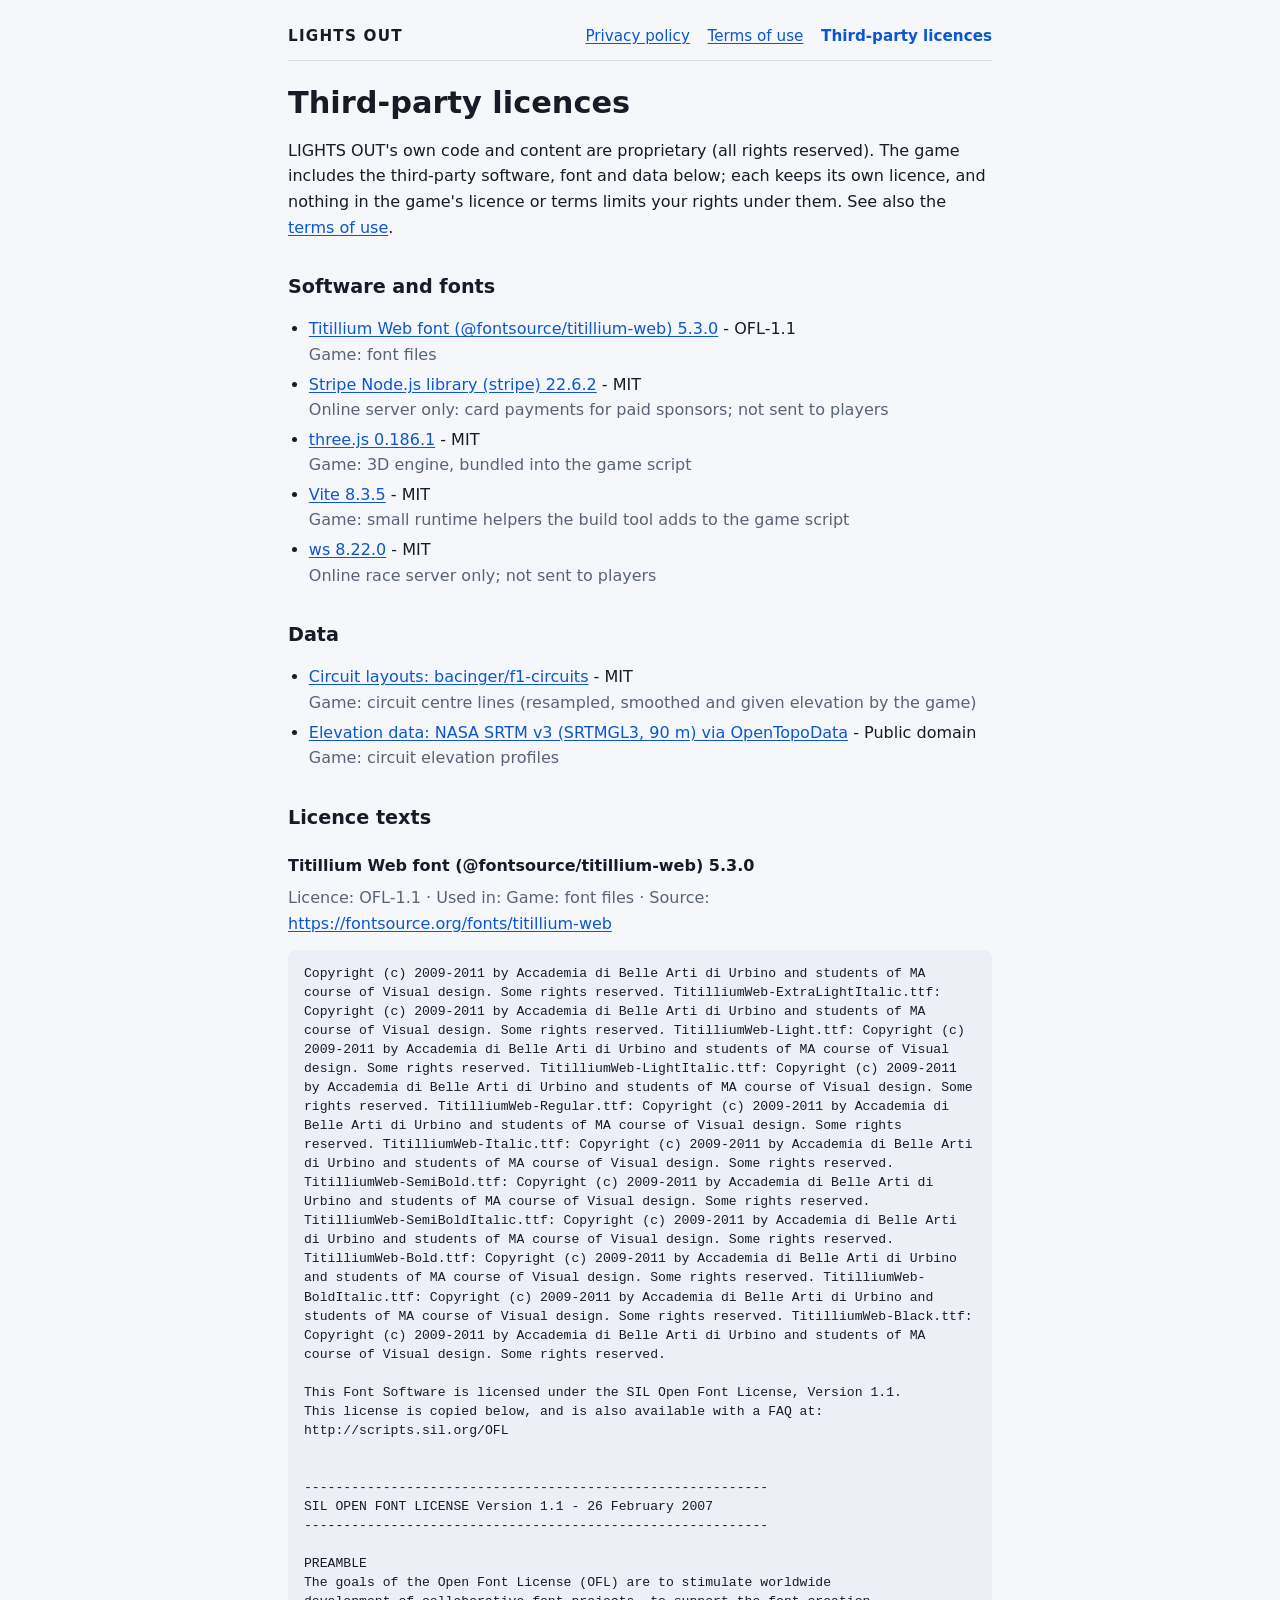
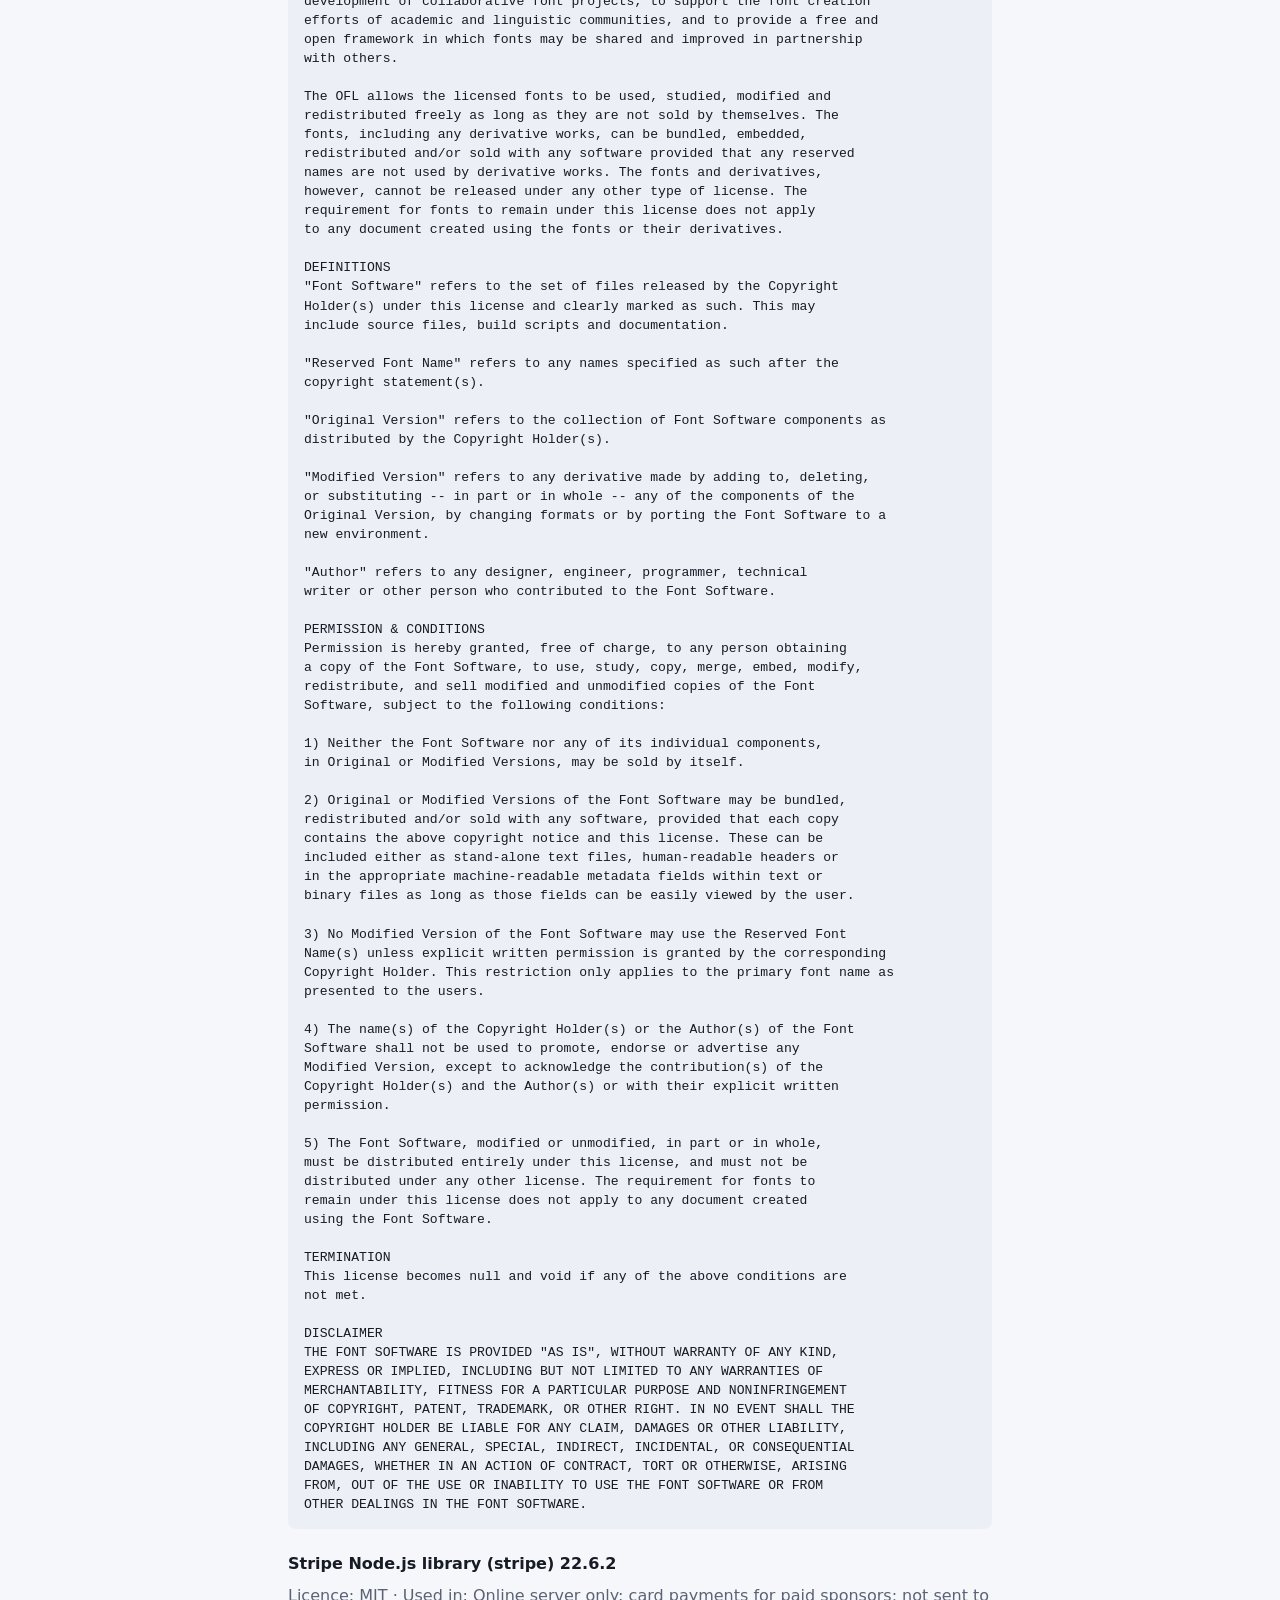
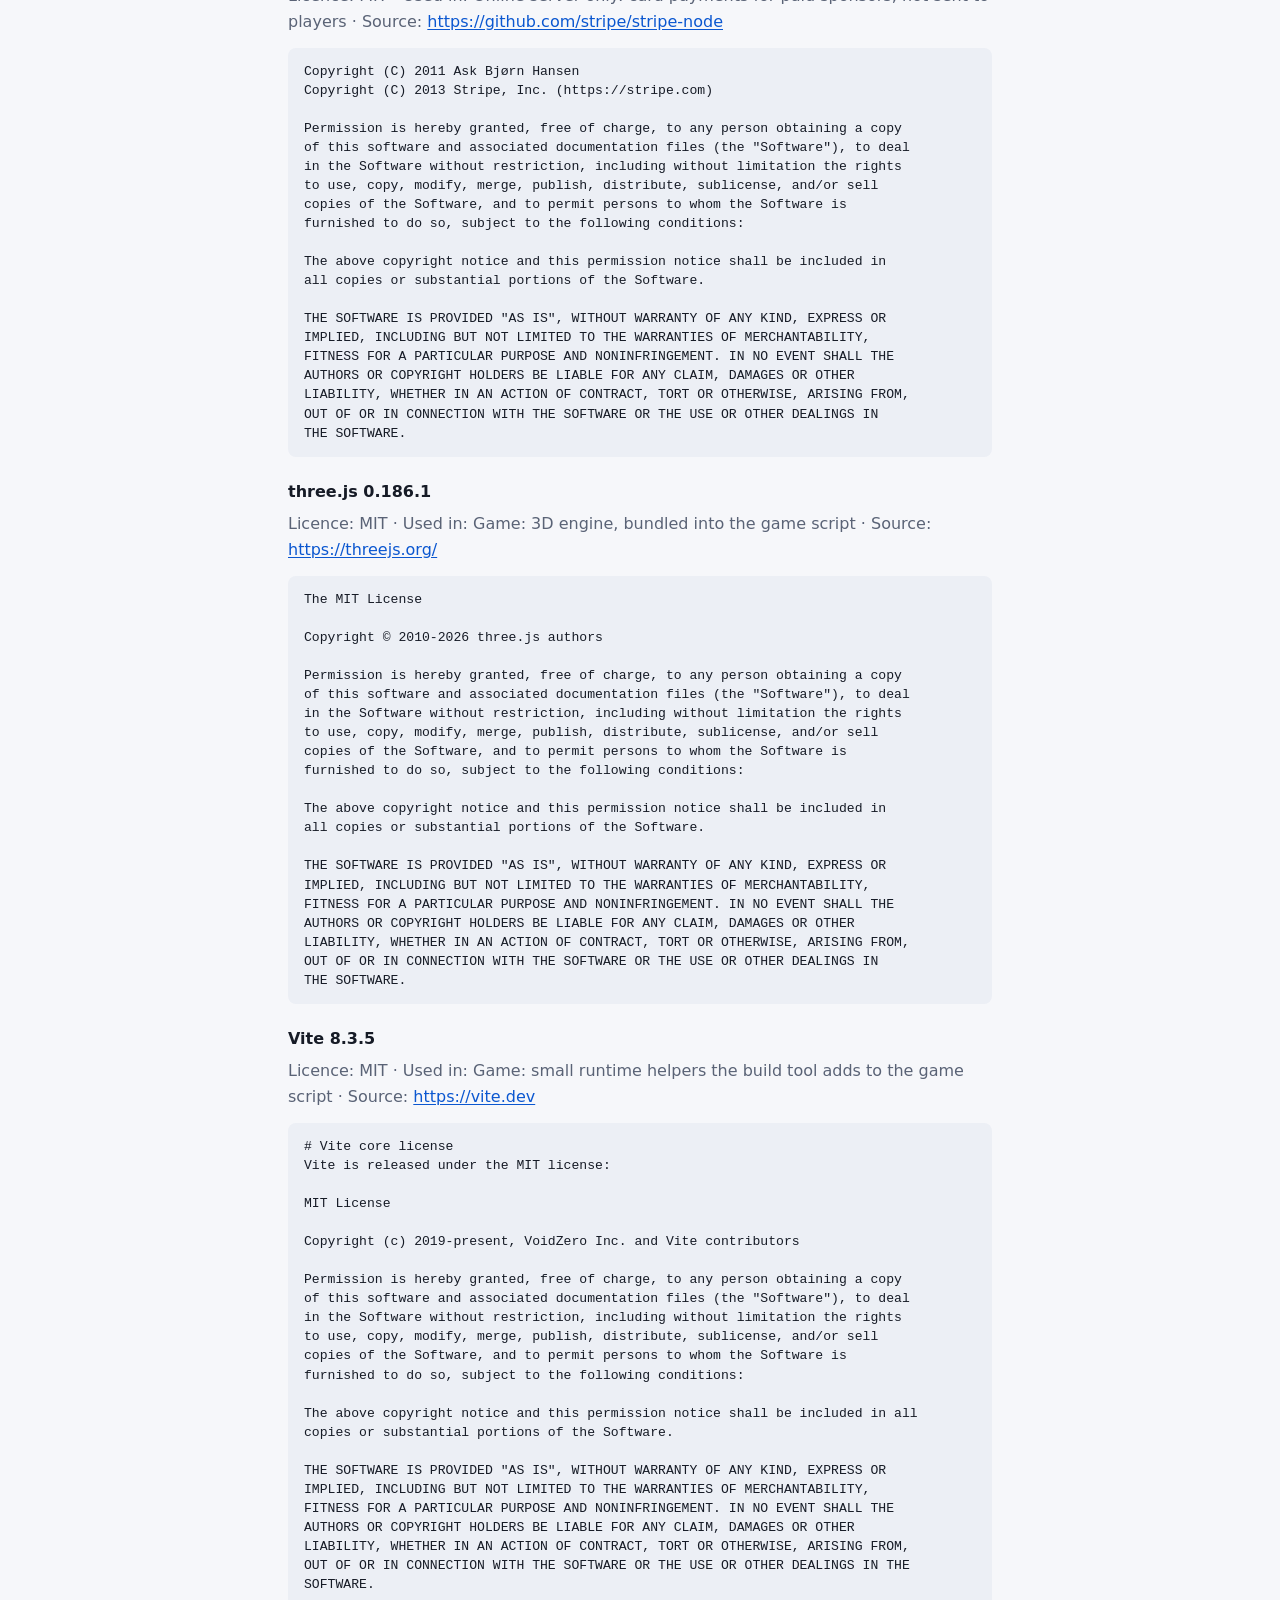
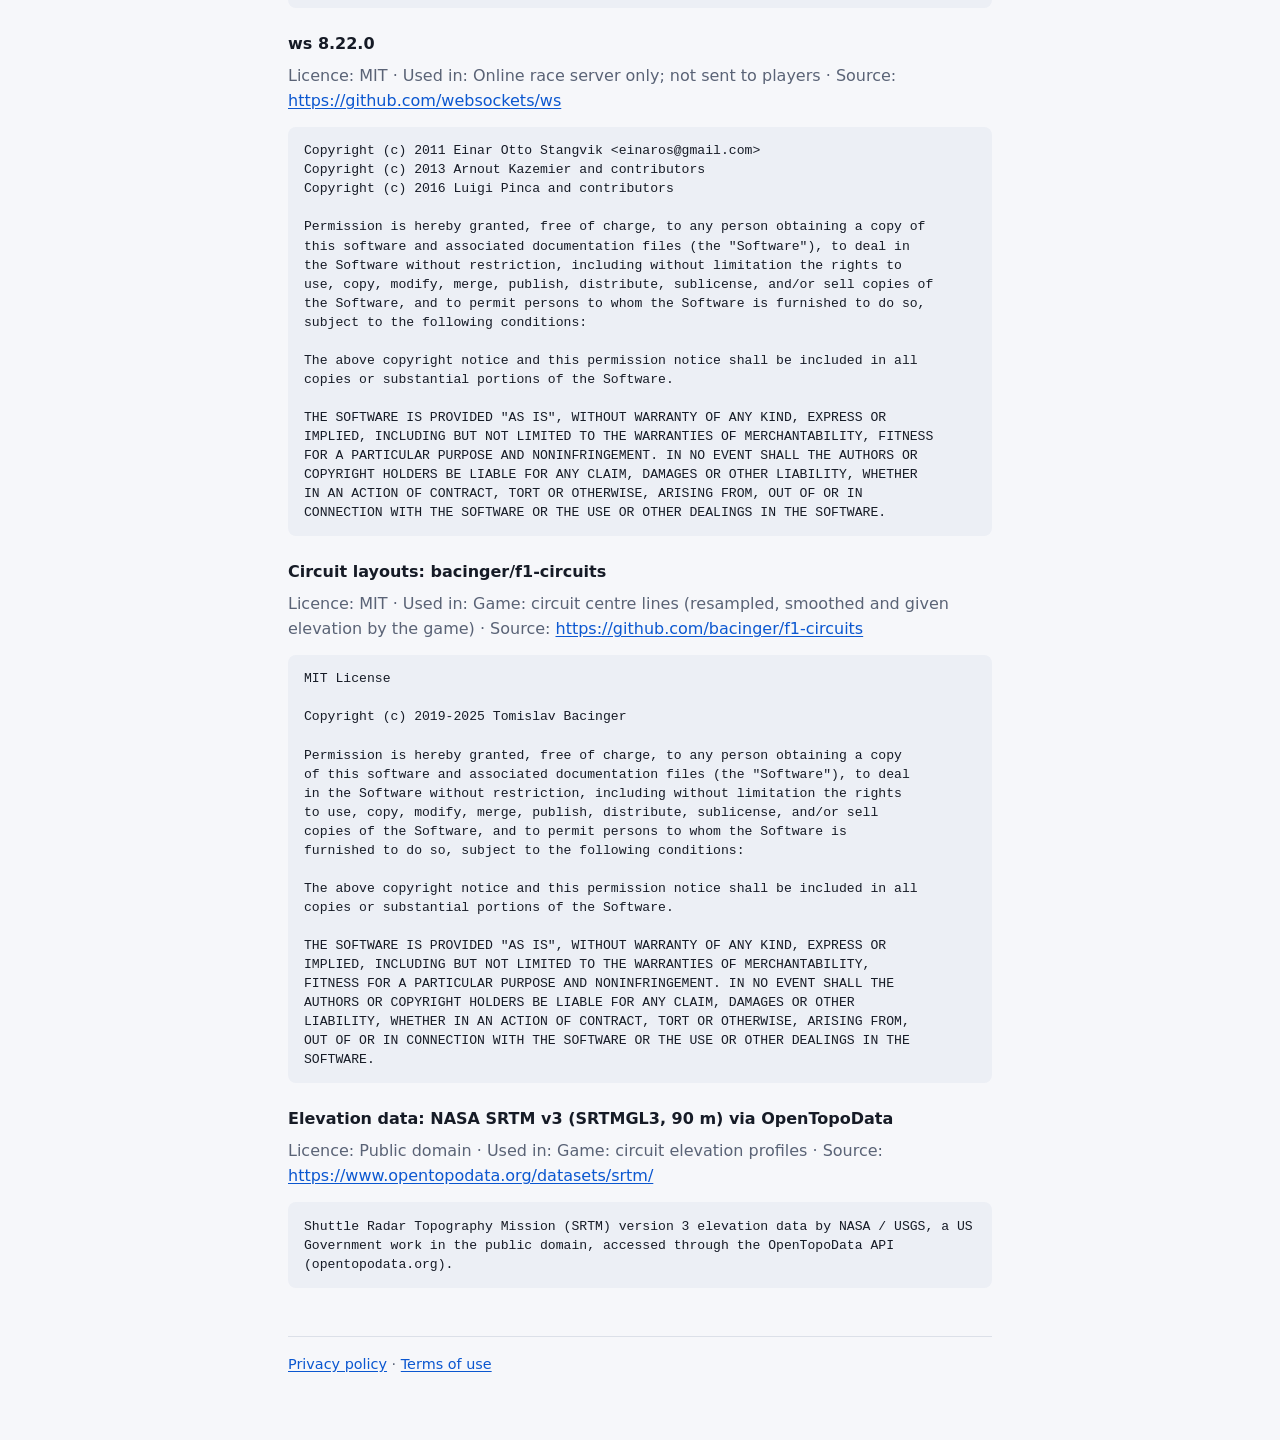
<file: legal/third-party.html>
<!doctype html>
<html lang="en">
<head>
<meta charset="utf-8">
<meta name="viewport" content="width=device-width, initial-scale=1">
<title>Third-party licences · LIGHTS OUT</title>
<!-- Generated by tools/gen-notices.mjs (npm run notices). Do not edit by hand. -->
<style>
  :root {
    color-scheme: light dark;
    --bg: #f6f7fa; --fg: #161b26; --muted: #5a6376; --line: #dce0e8; --card: #ffffff;
    --note-bg: #fff4cc; --note-fg: #4d3b00; --pre-bg: #eceff5; --link: #0b57d0;
  }
  @media (prefers-color-scheme: dark) {
    :root {
      --bg: #0b0e16; --fg: #eef1f7; --muted: #9aa3b8; --line: #252c3c; --card: #121725;
      --note-bg: #3b3100; --note-fg: #ffe58f; --pre-bg: #141a28; --link: #8ab4ff;
    }
  }
  * { box-sizing: border-box; }
  body { margin: 0; background: var(--bg); color: var(--fg); font: 16px/1.6 system-ui, -apple-system, 'Segoe UI', Roboto, sans-serif; }
  main { max-width: 46rem; margin: 0 auto; padding: 1.5rem 1rem 4rem; }
  nav.legal { display: flex; flex-wrap: wrap; align-items: baseline; gap: 0.25rem 1.1rem; font-size: 0.95rem; padding-bottom: 0.75rem; border-bottom: 1px solid var(--line); }
  nav.legal strong { letter-spacing: 0.08em; margin-right: auto; }
  nav.legal a[aria-current='page'] { font-weight: 700; text-decoration: none; }
  a { color: var(--link); text-underline-offset: 2px; }
  h1 { font-size: 1.9rem; line-height: 1.2; margin: 1.5rem 0 0.25rem; }
  h2 { font-size: 1.2rem; line-height: 1.3; margin: 2.2rem 0 0.5rem; }
  h3 { font-size: 1rem; margin: 1.4rem 0 0.4rem; }
  ul { padding-left: 1.3rem; }
  li { margin: 0.25rem 0; }
  .meta { color: var(--muted); margin: 0; }
  .draft { background: var(--note-bg); color: var(--note-fg); border-radius: 8px; padding: 0.75rem 1rem; margin: 1.25rem 0; }
  .summary { background: var(--card); border: 1px solid var(--line); border-radius: 10px; padding: 0.25rem 1.25rem 0.5rem; margin: 1.25rem 0; }
  .summary h2 { margin-top: 0.9rem; }
  .ph { background: var(--note-bg); color: var(--note-fg); border-radius: 3px; padding: 0 0.2em; }
  pre { white-space: pre-wrap; overflow-wrap: anywhere; background: var(--pre-bg); border-radius: 8px; padding: 0.9rem 1rem; font-size: 0.82rem; line-height: 1.45; }
  footer { margin-top: 3rem; padding-top: 1rem; border-top: 1px solid var(--line); color: var(--muted); font-size: 0.9rem; }
</style>
</head>
<body>
<main>
<nav class="legal" aria-label="Legal pages">
  <strong>LIGHTS OUT</strong>
  <a href="privacy.html">Privacy policy</a>
  <a href="terms.html">Terms of use</a>
  <a href="third-party.html" aria-current="page">Third-party licences</a>
</nav>

<h1>Third-party licences</h1>
<p>LIGHTS OUT&#39;s own code and content are proprietary (all rights reserved). The game includes the third-party software, font and data below; each keeps its own licence, and nothing in the game&#39;s licence or terms limits your rights under them. See also the <a href="terms.html">terms of use</a>.</p>

<h2 id="software">Software and fonts</h2>
<ul>
    <li><a href="#pkg-fontsource-titillium-web">Titillium Web font (@fontsource/titillium-web) 5.3.0</a> - OFL-1.1<br><span class="meta">Game: font files</span></li>
    <li><a href="#pkg-stripe">Stripe Node.js library (stripe) 22.6.2</a> - MIT<br><span class="meta">Online server only: card payments for paid sponsors; not sent to players</span></li>
    <li><a href="#pkg-three">three.js 0.186.1</a> - MIT<br><span class="meta">Game: 3D engine, bundled into the game script</span></li>
    <li><a href="#pkg-vite">Vite 8.3.5</a> - MIT<br><span class="meta">Game: small runtime helpers the build tool adds to the game script</span></li>
    <li><a href="#pkg-ws">ws 8.22.0</a> - MIT<br><span class="meta">Online race server only; not sent to players</span></li>
</ul>

<h2 id="data">Data</h2>
<ul>
    <li><a href="#circuit-layouts">Circuit layouts: bacinger/f1-circuits</a> - MIT<br><span class="meta">Game: circuit centre lines (resampled, smoothed and given elevation by the game)</span></li>
    <li><a href="#elevation-srtm">Elevation data: NASA SRTM v3 (SRTMGL3, 90 m) via OpenTopoData</a> - Public domain<br><span class="meta">Game: circuit elevation profiles</span></li>
</ul>

<h2 id="texts">Licence texts</h2>
<h3 id="pkg-fontsource-titillium-web">Titillium Web font (@fontsource/titillium-web) 5.3.0</h3>
<p class="meta">Licence: OFL-1.1 · Used in: Game: font files · Source: <a href="https://fontsource.org/fonts/titillium-web">https://fontsource.org/fonts/titillium-web</a></p>
<pre>Copyright (c) 2009-2011 by Accademia di Belle Arti di Urbino and students of MA course of Visual design. Some rights reserved. TitilliumWeb-ExtraLightItalic.ttf: Copyright (c) 2009-2011 by Accademia di Belle Arti di Urbino and students of MA course of Visual design. Some rights reserved. TitilliumWeb-Light.ttf: Copyright (c) 2009-2011 by Accademia di Belle Arti di Urbino and students of MA course of Visual design. Some rights reserved. TitilliumWeb-LightItalic.ttf: Copyright (c) 2009-2011 by Accademia di Belle Arti di Urbino and students of MA course of Visual design. Some rights reserved. TitilliumWeb-Regular.ttf: Copyright (c) 2009-2011 by Accademia di Belle Arti di Urbino and students of MA course of Visual design. Some rights reserved. TitilliumWeb-Italic.ttf: Copyright (c) 2009-2011 by Accademia di Belle Arti di Urbino and students of MA course of Visual design. Some rights reserved. TitilliumWeb-SemiBold.ttf: Copyright (c) 2009-2011 by Accademia di Belle Arti di Urbino and students of MA course of Visual design. Some rights reserved. TitilliumWeb-SemiBoldItalic.ttf: Copyright (c) 2009-2011 by Accademia di Belle Arti di Urbino and students of MA course of Visual design. Some rights reserved. TitilliumWeb-Bold.ttf: Copyright (c) 2009-2011 by Accademia di Belle Arti di Urbino and students of MA course of Visual design. Some rights reserved. TitilliumWeb-BoldItalic.ttf: Copyright (c) 2009-2011 by Accademia di Belle Arti di Urbino and students of MA course of Visual design. Some rights reserved. TitilliumWeb-Black.ttf: Copyright (c) 2009-2011 by Accademia di Belle Arti di Urbino and students of MA course of Visual design. Some rights reserved.

This Font Software is licensed under the SIL Open Font License, Version 1.1.
This license is copied below, and is also available with a FAQ at:
http://scripts.sil.org/OFL


-----------------------------------------------------------
SIL OPEN FONT LICENSE Version 1.1 - 26 February 2007
-----------------------------------------------------------

PREAMBLE
The goals of the Open Font License (OFL) are to stimulate worldwide
development of collaborative font projects, to support the font creation
efforts of academic and linguistic communities, and to provide a free and
open framework in which fonts may be shared and improved in partnership
with others.

The OFL allows the licensed fonts to be used, studied, modified and
redistributed freely as long as they are not sold by themselves. The
fonts, including any derivative works, can be bundled, embedded,
redistributed and/or sold with any software provided that any reserved
names are not used by derivative works. The fonts and derivatives,
however, cannot be released under any other type of license. The
requirement for fonts to remain under this license does not apply
to any document created using the fonts or their derivatives.

DEFINITIONS
&quot;Font Software&quot; refers to the set of files released by the Copyright
Holder(s) under this license and clearly marked as such. This may
include source files, build scripts and documentation.

&quot;Reserved Font Name&quot; refers to any names specified as such after the
copyright statement(s).

&quot;Original Version&quot; refers to the collection of Font Software components as
distributed by the Copyright Holder(s).

&quot;Modified Version&quot; refers to any derivative made by adding to, deleting,
or substituting -- in part or in whole -- any of the components of the
Original Version, by changing formats or by porting the Font Software to a
new environment.

&quot;Author&quot; refers to any designer, engineer, programmer, technical
writer or other person who contributed to the Font Software.

PERMISSION &amp; CONDITIONS
Permission is hereby granted, free of charge, to any person obtaining
a copy of the Font Software, to use, study, copy, merge, embed, modify,
redistribute, and sell modified and unmodified copies of the Font
Software, subject to the following conditions:

1) Neither the Font Software nor any of its individual components,
in Original or Modified Versions, may be sold by itself.

2) Original or Modified Versions of the Font Software may be bundled,
redistributed and/or sold with any software, provided that each copy
contains the above copyright notice and this license. These can be
included either as stand-alone text files, human-readable headers or
in the appropriate machine-readable metadata fields within text or
binary files as long as those fields can be easily viewed by the user.

3) No Modified Version of the Font Software may use the Reserved Font
Name(s) unless explicit written permission is granted by the corresponding
Copyright Holder. This restriction only applies to the primary font name as
presented to the users.

4) The name(s) of the Copyright Holder(s) or the Author(s) of the Font
Software shall not be used to promote, endorse or advertise any
Modified Version, except to acknowledge the contribution(s) of the
Copyright Holder(s) and the Author(s) or with their explicit written
permission.

5) The Font Software, modified or unmodified, in part or in whole,
must be distributed entirely under this license, and must not be
distributed under any other license. The requirement for fonts to
remain under this license does not apply to any document created
using the Font Software.

TERMINATION
This license becomes null and void if any of the above conditions are
not met.

DISCLAIMER
THE FONT SOFTWARE IS PROVIDED &quot;AS IS&quot;, WITHOUT WARRANTY OF ANY KIND,
EXPRESS OR IMPLIED, INCLUDING BUT NOT LIMITED TO ANY WARRANTIES OF
MERCHANTABILITY, FITNESS FOR A PARTICULAR PURPOSE AND NONINFRINGEMENT
OF COPYRIGHT, PATENT, TRADEMARK, OR OTHER RIGHT. IN NO EVENT SHALL THE
COPYRIGHT HOLDER BE LIABLE FOR ANY CLAIM, DAMAGES OR OTHER LIABILITY,
INCLUDING ANY GENERAL, SPECIAL, INDIRECT, INCIDENTAL, OR CONSEQUENTIAL
DAMAGES, WHETHER IN AN ACTION OF CONTRACT, TORT OR OTHERWISE, ARISING
FROM, OUT OF THE USE OR INABILITY TO USE THE FONT SOFTWARE OR FROM
OTHER DEALINGS IN THE FONT SOFTWARE.</pre>
<h3 id="pkg-stripe">Stripe Node.js library (stripe) 22.6.2</h3>
<p class="meta">Licence: MIT · Used in: Online server only: card payments for paid sponsors; not sent to players · Source: <a href="https://github.com/stripe/stripe-node">https://github.com/stripe/stripe-node</a></p>
<pre>Copyright (C) 2011 Ask Bjørn Hansen
Copyright (C) 2013 Stripe, Inc. (https://stripe.com)

Permission is hereby granted, free of charge, to any person obtaining a copy
of this software and associated documentation files (the &quot;Software&quot;), to deal
in the Software without restriction, including without limitation the rights
to use, copy, modify, merge, publish, distribute, sublicense, and/or sell
copies of the Software, and to permit persons to whom the Software is
furnished to do so, subject to the following conditions:

The above copyright notice and this permission notice shall be included in
all copies or substantial portions of the Software.

THE SOFTWARE IS PROVIDED &quot;AS IS&quot;, WITHOUT WARRANTY OF ANY KIND, EXPRESS OR
IMPLIED, INCLUDING BUT NOT LIMITED TO THE WARRANTIES OF MERCHANTABILITY,
FITNESS FOR A PARTICULAR PURPOSE AND NONINFRINGEMENT. IN NO EVENT SHALL THE
AUTHORS OR COPYRIGHT HOLDERS BE LIABLE FOR ANY CLAIM, DAMAGES OR OTHER
LIABILITY, WHETHER IN AN ACTION OF CONTRACT, TORT OR OTHERWISE, ARISING FROM,
OUT OF OR IN CONNECTION WITH THE SOFTWARE OR THE USE OR OTHER DEALINGS IN
THE SOFTWARE.</pre>
<h3 id="pkg-three">three.js 0.186.1</h3>
<p class="meta">Licence: MIT · Used in: Game: 3D engine, bundled into the game script · Source: <a href="https://threejs.org/">https://threejs.org/</a></p>
<pre>The MIT License

Copyright © 2010-2026 three.js authors

Permission is hereby granted, free of charge, to any person obtaining a copy
of this software and associated documentation files (the &quot;Software&quot;), to deal
in the Software without restriction, including without limitation the rights
to use, copy, modify, merge, publish, distribute, sublicense, and/or sell
copies of the Software, and to permit persons to whom the Software is
furnished to do so, subject to the following conditions:

The above copyright notice and this permission notice shall be included in
all copies or substantial portions of the Software.

THE SOFTWARE IS PROVIDED &quot;AS IS&quot;, WITHOUT WARRANTY OF ANY KIND, EXPRESS OR
IMPLIED, INCLUDING BUT NOT LIMITED TO THE WARRANTIES OF MERCHANTABILITY,
FITNESS FOR A PARTICULAR PURPOSE AND NONINFRINGEMENT. IN NO EVENT SHALL THE
AUTHORS OR COPYRIGHT HOLDERS BE LIABLE FOR ANY CLAIM, DAMAGES OR OTHER
LIABILITY, WHETHER IN AN ACTION OF CONTRACT, TORT OR OTHERWISE, ARISING FROM,
OUT OF OR IN CONNECTION WITH THE SOFTWARE OR THE USE OR OTHER DEALINGS IN
THE SOFTWARE.</pre>
<h3 id="pkg-vite">Vite 8.3.5</h3>
<p class="meta">Licence: MIT · Used in: Game: small runtime helpers the build tool adds to the game script · Source: <a href="https://vite.dev">https://vite.dev</a></p>
<pre># Vite core license
Vite is released under the MIT license:

MIT License

Copyright (c) 2019-present, VoidZero Inc. and Vite contributors

Permission is hereby granted, free of charge, to any person obtaining a copy
of this software and associated documentation files (the &quot;Software&quot;), to deal
in the Software without restriction, including without limitation the rights
to use, copy, modify, merge, publish, distribute, sublicense, and/or sell
copies of the Software, and to permit persons to whom the Software is
furnished to do so, subject to the following conditions:

The above copyright notice and this permission notice shall be included in all
copies or substantial portions of the Software.

THE SOFTWARE IS PROVIDED &quot;AS IS&quot;, WITHOUT WARRANTY OF ANY KIND, EXPRESS OR
IMPLIED, INCLUDING BUT NOT LIMITED TO THE WARRANTIES OF MERCHANTABILITY,
FITNESS FOR A PARTICULAR PURPOSE AND NONINFRINGEMENT. IN NO EVENT SHALL THE
AUTHORS OR COPYRIGHT HOLDERS BE LIABLE FOR ANY CLAIM, DAMAGES OR OTHER
LIABILITY, WHETHER IN AN ACTION OF CONTRACT, TORT OR OTHERWISE, ARISING FROM,
OUT OF OR IN CONNECTION WITH THE SOFTWARE OR THE USE OR OTHER DEALINGS IN THE
SOFTWARE.</pre>
<h3 id="pkg-ws">ws 8.22.0</h3>
<p class="meta">Licence: MIT · Used in: Online race server only; not sent to players · Source: <a href="https://github.com/websockets/ws">https://github.com/websockets/ws</a></p>
<pre>Copyright (c) 2011 Einar Otto Stangvik &lt;einaros@gmail.com&gt;
Copyright (c) 2013 Arnout Kazemier and contributors
Copyright (c) 2016 Luigi Pinca and contributors

Permission is hereby granted, free of charge, to any person obtaining a copy of
this software and associated documentation files (the &quot;Software&quot;), to deal in
the Software without restriction, including without limitation the rights to
use, copy, modify, merge, publish, distribute, sublicense, and/or sell copies of
the Software, and to permit persons to whom the Software is furnished to do so,
subject to the following conditions:

The above copyright notice and this permission notice shall be included in all
copies or substantial portions of the Software.

THE SOFTWARE IS PROVIDED &quot;AS IS&quot;, WITHOUT WARRANTY OF ANY KIND, EXPRESS OR
IMPLIED, INCLUDING BUT NOT LIMITED TO THE WARRANTIES OF MERCHANTABILITY, FITNESS
FOR A PARTICULAR PURPOSE AND NONINFRINGEMENT. IN NO EVENT SHALL THE AUTHORS OR
COPYRIGHT HOLDERS BE LIABLE FOR ANY CLAIM, DAMAGES OR OTHER LIABILITY, WHETHER
IN AN ACTION OF CONTRACT, TORT OR OTHERWISE, ARISING FROM, OUT OF OR IN
CONNECTION WITH THE SOFTWARE OR THE USE OR OTHER DEALINGS IN THE SOFTWARE.</pre>
<h3 id="circuit-layouts">Circuit layouts: bacinger/f1-circuits</h3>
<p class="meta">Licence: MIT · Used in: Game: circuit centre lines (resampled, smoothed and given elevation by the game) · Source: <a href="https://github.com/bacinger/f1-circuits">https://github.com/bacinger/f1-circuits</a></p>
<pre>MIT License

Copyright (c) 2019-2025 Tomislav Bacinger

Permission is hereby granted, free of charge, to any person obtaining a copy
of this software and associated documentation files (the &quot;Software&quot;), to deal
in the Software without restriction, including without limitation the rights
to use, copy, modify, merge, publish, distribute, sublicense, and/or sell
copies of the Software, and to permit persons to whom the Software is
furnished to do so, subject to the following conditions:

The above copyright notice and this permission notice shall be included in all
copies or substantial portions of the Software.

THE SOFTWARE IS PROVIDED &quot;AS IS&quot;, WITHOUT WARRANTY OF ANY KIND, EXPRESS OR
IMPLIED, INCLUDING BUT NOT LIMITED TO THE WARRANTIES OF MERCHANTABILITY,
FITNESS FOR A PARTICULAR PURPOSE AND NONINFRINGEMENT. IN NO EVENT SHALL THE
AUTHORS OR COPYRIGHT HOLDERS BE LIABLE FOR ANY CLAIM, DAMAGES OR OTHER
LIABILITY, WHETHER IN AN ACTION OF CONTRACT, TORT OR OTHERWISE, ARISING FROM,
OUT OF OR IN CONNECTION WITH THE SOFTWARE OR THE USE OR OTHER DEALINGS IN THE
SOFTWARE.</pre>
<h3 id="elevation-srtm">Elevation data: NASA SRTM v3 (SRTMGL3, 90 m) via OpenTopoData</h3>
<p class="meta">Licence: Public domain · Used in: Game: circuit elevation profiles · Source: <a href="https://www.opentopodata.org/datasets/srtm/">https://www.opentopodata.org/datasets/srtm/</a></p>
<pre>Shuttle Radar Topography Mission (SRTM) version 3 elevation data by NASA / USGS, a US Government work in the public domain, accessed through the OpenTopoData API (opentopodata.org).</pre>

<footer>
  <a href="privacy.html">Privacy policy</a> · <a href="terms.html">Terms of use</a>
</footer>
</main>
</body>
</html>
</file>
<file: assets/index-BCUuNm-t.css>
@font-face{font-family:Titillium Web;font-style:normal;font-display:swap;font-weight:400;src:url(./titillium-web-latin-ext-400-normal-Bot9mzhf.woff2)format("woff2"),url(./titillium-web-latin-ext-400-normal-dam1wzvV.woff)format("woff");unicode-range:U+100-2BA,U+2BD-2C5,U+2C7-2CC,U+2CE-2D7,U+2DD-2FF,U+304,U+308,U+329,U+1D00-1DBF,U+1E00-1E9F,U+1EF2-1EFF,U+2020,U+20A0-20AB,U+20AD-20C0,U+2113,U+2C60-2C7F,U+A720-A7FF}@font-face{font-family:Titillium Web;font-style:normal;font-display:swap;font-weight:400;src:url(./titillium-web-latin-400-normal-BmGsO8Gb.woff2)format("woff2"),url(./titillium-web-latin-400-normal--_2x2_rV.woff)format("woff");unicode-range:U+??,U+131,U+152-153,U+2BB-2BC,U+2C6,U+2DA,U+2DC,U+304,U+308,U+329,U+2000-206F,U+20AC,U+2122,U+2191,U+2193,U+2212,U+2215,U+FEFF,U+FFFD}@font-face{font-family:Titillium Web;font-style:normal;font-display:swap;font-weight:600;src:url(./titillium-web-latin-ext-600-normal-u1udDzIn.woff2)format("woff2"),url(./titillium-web-latin-ext-600-normal-CrXBuK16.woff)format("woff");unicode-range:U+100-2BA,U+2BD-2C5,U+2C7-2CC,U+2CE-2D7,U+2DD-2FF,U+304,U+308,U+329,U+1D00-1DBF,U+1E00-1E9F,U+1EF2-1EFF,U+2020,U+20A0-20AB,U+20AD-20C0,U+2113,U+2C60-2C7F,U+A720-A7FF}@font-face{font-family:Titillium Web;font-style:normal;font-display:swap;font-weight:600;src:url(./titillium-web-latin-600-normal-DBtSc4_g.woff2)format("woff2"),url(./titillium-web-latin-600-normal-DAj26wWp.woff)format("woff");unicode-range:U+??,U+131,U+152-153,U+2BB-2BC,U+2C6,U+2DA,U+2DC,U+304,U+308,U+329,U+2000-206F,U+20AC,U+2122,U+2191,U+2193,U+2212,U+2215,U+FEFF,U+FFFD}@font-face{font-family:Titillium Web;font-style:normal;font-display:swap;font-weight:700;src:url(./titillium-web-latin-ext-700-normal-DeLo1m_T.woff2)format("woff2"),url(./titillium-web-latin-ext-700-normal-CX1-8Oys.woff)format("woff");unicode-range:U+100-2BA,U+2BD-2C5,U+2C7-2CC,U+2CE-2D7,U+2DD-2FF,U+304,U+308,U+329,U+1D00-1DBF,U+1E00-1E9F,U+1EF2-1EFF,U+2020,U+20A0-20AB,U+20AD-20C0,U+2113,U+2C60-2C7F,U+A720-A7FF}@font-face{font-family:Titillium Web;font-style:normal;font-display:swap;font-weight:700;src:url(./titillium-web-latin-700-normal-YDdGQjzo.woff2)format("woff2"),url(./titillium-web-latin-700-normal-D73cfq1_.woff)format("woff");unicode-range:U+??,U+131,U+152-153,U+2BB-2BC,U+2C6,U+2DA,U+2DC,U+304,U+308,U+329,U+2000-206F,U+20AC,U+2122,U+2191,U+2193,U+2212,U+2215,U+FEFF,U+FFFD}@font-face{font-family:Titillium Web;font-style:normal;font-display:swap;font-weight:900;src:url(./titillium-web-latin-ext-900-normal-DbUGIJDR.woff2)format("woff2"),url(./titillium-web-latin-ext-900-normal-CeQ5kzAQ.woff)format("woff");unicode-range:U+100-2BA,U+2BD-2C5,U+2C7-2CC,U+2CE-2D7,U+2DD-2FF,U+304,U+308,U+329,U+1D00-1DBF,U+1E00-1E9F,U+1EF2-1EFF,U+2020,U+20A0-20AB,U+20AD-20C0,U+2113,U+2C60-2C7F,U+A720-A7FF}@font-face{font-family:Titillium Web;font-style:normal;font-display:swap;font-weight:900;src:url(./titillium-web-latin-900-normal-CE5cGYJA.woff2)format("woff2"),url(./titillium-web-latin-900-normal-DKgyPzvu.woff)format("woff");unicode-range:U+??,U+131,U+152-153,U+2BB-2BC,U+2C6,U+2DA,U+2DC,U+304,U+308,U+329,U+2000-206F,U+20AC,U+2122,U+2191,U+2193,U+2212,U+2215,U+FEFF,U+FFFD}:root{--bg:#05070c;--bg-2:#0b0f1a;--panel:#0a0d18cc;--panel-2:#161b2de0;--panel-solid:#0d111d;--line:#ffffff17;--line-2:#ffffff2e;--text:#f3f5fa;--muted:#8f97ad;--dim:#5c6479;--accent:#e10600;--accent-2:#ff3b2f;--accent-soft:#e106002e;--gold:#f5c542;--silver:#c7cfda;--bronze:#cd8048;--purple:#b44dff;--green:#19e27a;--yellow:#ffd60a;--blue:#3d9bff;--team:var(--accent);--team-2:#1c2336;--rarity-common:#9aa4b1;--rarity-rare:#3d9bff;--rarity-epic:#b44dff;--rarity-legendary:#ffb800;--radius:.25rem;--radius-lg:.5rem;--skew:-14deg;--gap:.9rem;--pad:clamp(.9rem, 2.2vw, 2.6rem);--font:"Titillium Web", "Segoe UI", system-ui, -apple-system, sans-serif;--ease:cubic-bezier(.2, .8, .2, 1);--ease-out:cubic-bezier(.16, 1, .3, 1);--shadow:0 .8rem 2.4rem #00000073;--blur:12px;--focus-ring:0 0 0 2px #fff, 0 0 0 5px #e106008c;--sponsor-rail-w:clamp(200px, 17vw, 260px)}html{font-size:clamp(8px,min(6px + .625vw,3.33px + .8333vw,6px + 1.1111vh,3.33px + 1.4815vh),26px)}html,body{background:var(--bg);color:var(--text);font-family:var(--font)}body{-webkit-font-smoothing:antialiased;-moz-osx-font-smoothing:grayscale;text-rendering:optimizelegibility;margin:0}html body{background-color:#0000;background-image:radial-gradient(60% 55% at 70% 40%,#e1060024,#0000 70%),radial-gradient(55% 65% at 8% 92%,#284eb438,#0000 70%),radial-gradient(40% 30% at 50% 0,#ffffff0d,#0000 75%),repeating-linear-gradient(115deg,#0000 0 3.6rem,#ffffff04 3.6rem 3.7rem),linear-gradient(#0a0e1b 0%,#05070c 72%);background-position:0 0,0 0,0 0,0 0,0 0;background-repeat:repeat,repeat,repeat,repeat,repeat;background-size:auto,auto,auto,auto,auto;background-attachment:fixed;background-origin:padding-box,padding-box,padding-box,padding-box,padding-box;background-clip:border-box,border-box,border-box,border-box,border-box}#ui-root{font-family:var(--font);color:var(--text);line-height:1.35}#ui-root *,#ui-root :before,#ui-root :after{box-sizing:border-box}#ui-root>.ui-screens{pointer-events:none;position:absolute;inset:0;overflow:hidden}#ui-root>.ui-footer{left:var(--pad);right:var(--pad);z-index:20;pointer-events:none;justify-content:flex-end;transition:opacity .25s;display:flex;position:absolute;bottom:.8rem}#ui-root>.ui-footer.is-empty,#ui-root[data-input=touch]>.ui-footer{display:none}#ui-root>.ui-modals{z-index:30;pointer-events:none;position:absolute;inset:0}#ui-root>.ui-toasts{z-index:40;pointer-events:none;flex-direction:column;gap:.5rem;width:min(24rem,100vw - 2rem);display:flex;position:absolute;top:5.2rem;right:1rem}#ui-root>.ui-sponsor{left:var(--pad);bottom:calc(.4rem + env(safe-area-inset-bottom,0px));z-index:10;width:max-content;max-width:min(30rem, calc(50% - var(--pad) - .4rem));pointer-events:none;position:absolute}#ui-root>.ui-sponsor[hidden]{display:none}#ui-root[data-input=touch]>.ui-sponsor{max-width:calc(100% - 2 * var(--pad) - env(safe-area-inset-right,0px))}#ui-root.has-sponsor-rail>.ui-footer{left:calc(50% + .4rem)}@media (min-width:900px) and (min-height:520px){#ui-root>.ui-sponsor{width:calc(var(--sponsor-rail-w) + env(safe-area-inset-right,0px));max-width:none;padding:var(--pad) calc(1rem + env(safe-area-inset-right,0px)) calc(var(--pad) + env(safe-area-inset-bottom,0px)) 1rem;border-left:1px solid var(--line);background:linear-gradient(90deg,#05070c8c,#05070cdb 35%);flex-direction:column;justify-content:center;display:flex;inset:0 0 0 auto}#ui-root.has-sponsor-rail>.ui-screens{right:calc(var(--sponsor-rail-w) + env(safe-area-inset-right,0px))}#ui-root.has-sponsor-rail>.ui-footer{left:var(--pad);right:calc(var(--sponsor-rail-w) + env(safe-area-inset-right,0px) + var(--pad))}#ui-root.has-sponsor-rail>.ui-toasts{right:calc(var(--sponsor-rail-w) + env(safe-area-inset-right,0px) + 1rem)}}#ui-root.ui-hidden>.ui-screens,#ui-root.ui-hidden>.ui-sponsor,#ui-root.ui-hidden>.ui-footer{opacity:0;visibility:hidden}#ui-root.ui-hidden .screen{pointer-events:none}#ui-root ::-webkit-scrollbar{width:.45rem;height:.45rem}#ui-root ::-webkit-scrollbar-thumb{background:#ffffff2e;border-radius:999px}#ui-root ::-webkit-scrollbar-track{background:0 0}#ui-root *{scrollbar-width:thin;scrollbar-color:#fff3 transparent}.ui-screens>.screen,.screen{padding:var(--pad) var(--pad) calc(3.4rem + env(safe-area-inset-bottom,0px));pointer-events:auto;isolation:isolate;flex-direction:column;gap:1rem;display:flex;position:absolute;inset:0;overflow:hidden}.screen:before{content:"";z-index:-1;pointer-events:none;background:linear-gradient(90deg,#05070cc7 0%,#05070c40 42% 62%,#05070cb3 100%),linear-gradient(#05070c99 0%,#0000 18% 78%,#05070cbf 100%);position:absolute;inset:0}.screen.covered{display:none}.screen.leaving{pointer-events:none}.screen.under-overlay{filter:brightness(.45)blur(2px);pointer-events:none}.screen.passthrough{pointer-events:none}.screen.passthrough .panel,.screen.passthrough .focusable,.screen.passthrough .screen-header,.screen.passthrough .screen-actions{pointer-events:auto}.anim-in-fade{animation:scr-fade-in .34s var(--ease-out) both}.anim-in-forward{animation:scr-in-fwd .3s var(--ease-out) both}.anim-in-back{animation:scr-in-back .3s var(--ease-out) both}.anim-out-fade{animation:.24s both scr-fade-out}.anim-out-forward,.anim-cover{animation:.26s both scr-out-fwd}.anim-out-back{animation:.26s both scr-out-back}@keyframes scr-in-fwd{0%{opacity:0;transform:translate(3rem)}}@keyframes scr-in-back{0%{opacity:0;transform:translate(-3rem)}}@keyframes scr-out-fwd{to{opacity:0;transform:translate(-2.5rem)}}@keyframes scr-out-back{to{opacity:0;transform:translate(3rem)}}@keyframes scr-fade-in{0%{opacity:0;transform:scale(1.015)}}@keyframes scr-fade-out{to{opacity:0}}@keyframes fade-in{0%{opacity:0}}@keyframes item-in{0%{opacity:0;transform:translate(-1.2rem)}}@keyframes rise-in{0%{opacity:0;transform:translateY(1rem)}}@keyframes pop-in{0%{opacity:0;transform:scale(.92)}}@keyframes pulse{50%{opacity:.35}}@keyframes press{50%{transform:scale(.96)}}@keyframes spin{to{transform:rotate(360deg)}}.muted{color:var(--muted)}.accent{color:var(--accent-2)}.small{font-size:.8rem}.row{flex-wrap:wrap;align-items:center;gap:.6rem;display:flex}.col{flex-direction:column;gap:.5rem;display:flex}.list{flex-direction:column;gap:.35rem;display:flex}.list-item{border-radius:var(--radius);transition:background .15s, border-color .15s, transform .15s var(--ease);background:#ffffff0a;border:1px solid #0000;align-items:center;gap:.7rem;padding:.55rem .75rem;display:flex}.list-item.focusable{cursor:pointer}.price{color:var(--gold);font-variant-numeric:tabular-nums;align-items:center;gap:.35rem;font-weight:700;display:inline-flex}.icon{vertical-align:middle;flex:none;width:1.2em;height:1.2em;display:inline-block}.focusable{-webkit-tap-highlight-color:transparent;outline:none}.focusable.focused{box-shadow:var(--focus-ring)}.focusable.pressed{animation:press .18s var(--ease)}.panel-body.scroll-region.focused{box-shadow:inset 0 0 0 2px #ffffffb3,inset 0 0 0 4px #e1060073}.panel-body.scroll-region.pressed{animation:none}.is-disabled{opacity:.45}.screen-header{min-height:3.4rem;animation:rise-in .45s var(--ease-out) both;align-items:center;gap:1rem;display:flex}.header-back{appearance:none;border:1px solid var(--line-2);border-radius:var(--radius);background:var(--panel);width:2.7rem;height:2.7rem;color:var(--text);cursor:pointer;-webkit-backdrop-filter:blur(8px);transition:transform .16s var(--ease), background .16s, color .16s;flex:none;place-items:center;display:grid}.header-back .icon{width:1.3rem;height:1.3rem}.header-back.focused{color:#0b0e16;box-shadow:var(--focus-ring);background:#fff;transform:scale(1.07)}.header-titles{flex:1;min-width:0;padding-left:1.25rem;position:relative}.header-titles:before{content:"";background:var(--accent);width:.45rem;transform:skewX(var(--skew));position:absolute;top:.15rem;bottom:.15rem;left:.15rem}.header-eyebrow{letter-spacing:.2em;text-transform:uppercase;color:var(--accent-2);margin-bottom:.1rem;font-size:max(.75rem,7.5px);font-weight:700}.header-title{letter-spacing:.01em;text-transform:uppercase;white-space:nowrap;text-overflow:ellipsis;text-shadow:0 .2rem 1.2rem #00000080;margin:0;font-size:2.3rem;font-weight:900;line-height:1;overflow:hidden}.header-subtitle{color:#b6bdcd;align-items:center;gap:.5rem;margin-top:.3rem;font-size:.95rem;display:flex}.header-right{flex:none;align-items:center;gap:.8rem;display:flex}.header-credits{background:var(--panel);border:1px solid var(--line);-webkit-backdrop-filter:blur(8px);border-radius:999px;padding:.45rem .85rem;font-size:1rem}.screen-toolbar{animation:rise-in .45s 50ms var(--ease-out) both;flex-wrap:wrap;align-items:center;gap:.8rem;display:flex}.screen-toolbar .text-field{border-color:var(--line);background:#080a13bf;flex:15rem;width:auto;max-width:26rem}.toolbar-count{letter-spacing:.04em;margin-left:auto;font-size:.85rem;font-weight:600}.screen-body{flex:1;min-height:0;margin:-.35rem;padding:.35rem;position:relative;overflow:hidden auto}.screen-actions{animation:rise-in .45s .1s var(--ease-out) both;flex-wrap:wrap;justify-content:space-between;align-items:center;gap:1rem;display:flex}.panel{border:1px solid var(--line);border-radius:var(--radius-lg);box-shadow:var(--shadow);-webkit-backdrop-filter:blur(var(--blur)) saturate(1.25);background:linear-gradient(#111524db,#080a13e6);position:relative}.panel-head{border-bottom:1px solid var(--line);flex-wrap:wrap;justify-content:space-between;align-items:center;gap:.6rem;padding:.75rem 1rem .55rem;display:flex}.panel-title{letter-spacing:.18em;text-transform:uppercase;color:#e3e6ef;align-items:center;gap:.55rem;min-width:0;margin:0;font-size:.82rem;font-weight:700;display:flex}.panel-title:before{content:"";background:var(--accent);width:.32rem;height:.95rem;transform:skewX(var(--skew))}.panel-title .icon{width:1rem;height:1rem;color:var(--muted)}.panel-actions{align-items:center;gap:.4rem;min-width:0;max-width:100%;display:flex}.panel-body{flex-direction:column;gap:.5rem;padding:.8rem 1rem 1rem;display:flex}.panel-note{margin:.2rem 0 0;font-size:.8rem;line-height:1.45}.btn{appearance:none;min-height:2.6rem;font:inherit;letter-spacing:.05em;text-transform:uppercase;text-align:left;color:var(--text);border:1px solid var(--line);border-radius:var(--radius);cursor:pointer;transition:transform .16s var(--ease), background .16s, color .16s, border-color .16s, box-shadow .16s;background:#ffffff0f;align-items:center;gap:.7rem;padding:.6rem 1.1rem;font-size:.95rem;font-weight:700;display:inline-flex;position:relative;overflow:hidden}.btn:before{content:"";background:var(--accent);width:.55rem;transform:skewX(var(--skew)) translateX(-110%);transition:transform .2s var(--ease);position:absolute;top:0;bottom:0;left:-.5rem}.btn.focused{color:#0b0e16;background:#fff;border-color:#fff;transform:scale(1.03);box-shadow:0 .4rem 1.4rem #00000073,0 0 0 3px #e1060073}.btn.focused:before{transform:skewX(var(--skew)) translateX(0)}.btn-icon{flex:none;place-items:center;display:grid}.btn-icon .icon{width:1.25rem;height:1.25rem}.btn-text{flex-direction:column;min-width:0;display:flex}.btn-label{white-space:nowrap;text-overflow:ellipsis;overflow:hidden}.btn-sub{letter-spacing:.03em;text-transform:none;color:var(--muted);white-space:nowrap;text-overflow:ellipsis;margin-top:.1rem;font-size:max(.72rem,7.5px);font-weight:600;overflow:hidden}.btn.focused .btn-sub{color:#4a5266}.btn-badge{background:var(--accent);color:#fff;border-radius:999px;margin-left:auto;padding:.05rem .45rem;font-size:max(.72rem,7.5px)}.btn-primary{color:#fff;background:linear-gradient(100deg, var(--accent), #ff2a1f);border-color:#0000;box-shadow:0 .3rem 1rem #e1060040}.btn-primary:before{background:#fff}.btn-primary .btn-sub{color:#ffffffd1}.btn-primary.focused{color:#fff;background:linear-gradient(100deg,#ff1d10,#ff5243);border-color:#0000;box-shadow:0 .5rem 1.6rem #e1060080,0 0 0 2px #fff}.btn-primary.focused .btn-sub{color:#ffffffeb}.btn-secondary{background:#080a13b3}.btn-ghost{color:var(--muted);background:0 0;border-color:#0000}.btn-ghost.focused{color:#fff;border-color:var(--line-2);box-shadow:none;background:#ffffff1f}.btn-danger{color:#ff8f88;background:#e1060014;border-color:#e1060073}.btn-danger.focused{color:#fff;background:var(--accent);border-color:var(--accent)}.btn-danger.focused .btn-sub{color:#ffffffd9}.btn-sm{gap:.5rem;min-height:2.1rem;padding:.4rem .85rem;font-size:.8rem}.btn-sm .btn-icon .icon{width:1.05rem;height:1.05rem}.btn-lg{min-height:3.3rem;padding:.8rem 1.4rem;font-size:1.1rem}.btn.is-disabled{cursor:not-allowed}.tabs{scrollbar-width:none;border:1px solid var(--line);border-radius:var(--radius-lg);-webkit-backdrop-filter:blur(8px);background:#080a13b8;align-items:center;gap:.25rem;max-width:100%;padding:.25rem;display:flex;overflow-x:auto}.tabs::-webkit-scrollbar{display:none}.tab{appearance:none;font:inherit;letter-spacing:.08em;text-transform:uppercase;white-space:nowrap;color:var(--muted);border-radius:var(--radius);cursor:pointer;transition:background .15s, color .15s, transform .15s var(--ease);background:0 0;border:0;align-items:center;gap:.45rem;padding:.5rem 1rem;font-size:.85rem;font-weight:700;display:inline-flex;position:relative}.tab .icon{width:1.05rem;height:1.05rem}.tab.active{color:#fff;background:#ffffff14}.tab.active:after{content:"";background:var(--accent);height:3px;transform:skewX(var(--skew));position:absolute;bottom:.12rem;left:.8rem;right:.8rem}.tab.focused{color:#0b0e16;background:#fff;transform:scale(1.04);box-shadow:0 .3rem 1rem #00000059}.tab-badge{text-align:center;background:#ffffff1a;border-radius:999px;min-width:1.4rem;padding:0 .4rem;font-size:max(.68rem,7px)}.tab.focused .tab-badge{background:#0000001f}.tabs-hint{opacity:.85;align-items:center;padding:0 .35rem;display:inline-flex}.toggle,.slider,.cycler,.text-field,.bind-row{width:100%;min-height:2.65rem;font:inherit;text-align:left;color:var(--text);border-radius:var(--radius);cursor:pointer;transition:background .15s, border-color .15s, box-shadow .15s, transform .15s var(--ease);background:#ffffff09;border:1px solid #0000;justify-content:space-between;align-items:center;gap:1rem;padding:.35rem .5rem .35rem .9rem;display:flex;position:relative}.toggle:before,.slider:before,.cycler:before,.text-field:before,.bind-row:before{content:"";background:var(--accent);width:3px;transition:transform .18s var(--ease);border-radius:2px;position:absolute;top:.35rem;bottom:.35rem;left:0;transform:scaleY(0)}.toggle.focused,.slider.focused,.cycler.focused,.text-field.focused,.bind-row.focused{background:#ffffff1a;border-color:#ffffff61;box-shadow:0 .3rem 1.2rem #00000059}.toggle.focused:before,.slider.focused:before,.cycler.focused:before,.text-field.focused:before,.bind-row.focused:before{transform:scaleY(1)}.toggle-label,.slider-label,.cycler-label{color:#e8ebf3;white-space:nowrap;text-overflow:ellipsis;align-items:center;gap:.5rem;min-width:0;font-size:.95rem;font-weight:600;display:flex;overflow:hidden}.toggle-label .icon,.slider-label .icon,.cycler-label .icon{width:1.05rem;height:1.05rem;color:var(--muted)}.toggle-state{flex:none;align-items:center;gap:.6rem;display:inline-flex}.toggle-text{text-align:right;letter-spacing:.1em;text-transform:uppercase;min-width:2rem;color:var(--muted);font-size:max(.75rem,7.5px);font-weight:700}.toggle-switch{background:#ffffff24;border-radius:999px;width:2.7rem;height:1.45rem;transition:background .2s;position:relative}.toggle-knob{width:1.09rem;height:1.09rem;transition:transform .22s var(--ease), background .2s;background:#c9cfdc;border-radius:50%;position:absolute;top:.18rem;left:.18rem;box-shadow:0 1px 3px #00000073}.toggle.on .toggle-switch{background:var(--accent)}.toggle.on .toggle-knob{background:#fff;transform:translate(1.25rem)}.toggle.on .toggle-text{color:#fff}.slider-control{flex:0 55%;align-items:center;gap:.8rem;min-width:9rem;display:flex}.slider-track{cursor:pointer;touch-action:none;background:#ffffff24;border-radius:999px;flex:1;height:.38rem;position:relative}.slider-track:after{content:"";position:absolute;inset:-.7rem -.4rem}.slider-fill{border-radius:inherit;background:linear-gradient(90deg, var(--accent), #ff5a4e);position:absolute;top:0;bottom:0;left:0}.slider-thumb{width:1.05rem;height:1.05rem;transition:transform .15s var(--ease);background:#fff;border-radius:50%;position:absolute;top:50%;transform:translate(-50%,-50%);box-shadow:0 0 0 3px #e1060080,0 2px 6px #00000080}.slider.focused .slider-thumb{transform:translate(-50%,-50%)scale(1.2)}.slider-value{text-align:right;font-variant-numeric:tabular-nums;white-space:nowrap;min-width:4.6rem;font-size:.9rem;font-weight:700}.cycler-control{flex:0 56%;align-items:center;gap:.3rem;min-width:10rem;display:flex}.cycler-arrow{appearance:none;width:1.9rem;height:1.9rem;color:var(--muted);border-radius:var(--radius);cursor:pointer;background:#ffffff12;border:0;flex:none;place-items:center;transition:background .15s,color .15s;display:grid}.cycler-arrow .icon{width:1rem;height:1rem}.cycler.focused .cycler-arrow{color:#fff;background:#e10600cc}.cycler-arrow.is-end{opacity:.3}.cycler-center{flex-direction:column;flex:1;align-items:center;gap:.2rem;min-width:0;display:flex}.cycler-value{text-overflow:ellipsis;white-space:nowrap;max-width:100%;font-size:.92rem;font-weight:700;overflow:hidden}.cycler-dots{gap:.2rem;display:flex}.cycler-dots i{width:.4rem;height:.2rem;transition:width .2s var(--ease), background .2s;background:#fff3;border-radius:1px}.cycler-dots i.on{background:var(--accent);width:.85rem}.cycler.bump-right .cycler-value{animation:bump-right .22s var(--ease)}.cycler.bump-left .cycler-value{animation:bump-left .22s var(--ease)}@keyframes bump-right{0%{opacity:.2;transform:translate(-.6rem)}}@keyframes bump-left{0%{opacity:.2;transform:translate(.6rem)}}.text-field{cursor:text;justify-content:flex-start;gap:.6rem}.text-field>.icon{width:1.1rem;height:1.1rem;color:var(--muted)}.text-input{min-width:0;font:inherit;color:var(--text);-webkit-user-select:text;user-select:text;background:0 0;border:0;outline:none;flex:1;padding:.3rem 0;font-size:.95rem}.text-input::placeholder{color:var(--dim)}.text-field.typing{border-color:var(--accent);background:#ffffff14}.card{appearance:none;min-width:0;font:inherit;text-align:left;color:var(--text);border:1px solid var(--line);border-radius:var(--radius-lg);transition:transform .2s var(--ease), border-color .2s, box-shadow .2s;background:linear-gradient(#151a2ceb,#0a0d18f0);flex-direction:column;gap:.55rem;padding:.9rem 1rem 1rem;display:flex;position:relative;overflow:hidden}.card.focusable{cursor:pointer}.card-accent{background:var(--card-accent,var(--accent));z-index:1;height:3px;position:absolute;top:0;left:0;right:0}.card.focused{z-index:2;box-shadow:0 1.2rem 2.6rem #0000008c, 0 0 0 2px var(--card-accent,var(--accent));border-color:#ffffffbf;transform:translateY(-.2rem)scale(1.025)}.card.selected{border-color:var(--card-accent,var(--accent));box-shadow:inset 0 0 0 1px var(--card-accent,var(--accent))}.card.selected:after{content:"✓";z-index:2;color:#fff;background:var(--card-accent,var(--accent));border-radius:50%;place-items:center;width:1.4rem;height:1.4rem;font-size:.8rem;font-weight:900;display:grid;position:absolute;top:.55rem;right:.55rem}.card.selected.focused{box-shadow:0 1.2rem 2.6rem #0000008c, 0 0 0 2px var(--card-accent,var(--accent))}.card.locked>:not(.card-lock):not(.card-accent){opacity:.42;filter:grayscale(.65)}.card-lock{z-index:2;letter-spacing:.06em;text-transform:uppercase;color:var(--gold);background:#000000bf;border-radius:999px;align-items:center;gap:.35rem;padding:.25rem .6rem;font-size:max(.7rem,7.5px);font-weight:700;display:flex;position:absolute;top:.6rem;right:.6rem;box-shadow:inset 0 0 0 1px #f5c54273}.card-lock .icon{width:.95rem;height:.95rem}.card-lock{max-width:calc(100% - 1.2rem)}.card-lock span{white-space:nowrap;text-overflow:ellipsis;min-width:0;overflow:hidden}.card-media{margin:-.9rem -1rem 0;position:relative}.card-head{justify-content:space-between;align-items:flex-start;gap:.5rem;display:flex}.card-titles{min-width:0}.card.selected:not(:has(>.card-media))>.card-head{padding-right:1.7rem}.card.locked:not(:has(>.card-media))>.card-head:has(>.card-badges){padding-right:4.6rem}.card.locked:not(:has(>.card-media))>.card-head .card-title{padding-right:4.6rem}.card-title{letter-spacing:.02em;text-transform:uppercase;text-overflow:ellipsis;font-size:1.08rem;font-weight:700;line-height:1.15;overflow:hidden}.card-subtitle{color:var(--muted);white-space:nowrap;text-overflow:ellipsis;margin-top:.15rem;font-size:.82rem;overflow:hidden}.card-badges{flex-wrap:wrap;flex:none;justify-content:flex-end;gap:.3rem;display:flex}.card-body{color:#cfd4e0;font-size:.9rem}.card-footer{color:var(--muted);border-top:1px solid var(--line);justify-content:space-between;align-items:center;gap:.5rem;margin-top:auto;padding-top:.55rem;font-size:.82rem;display:flex}.card-cta{letter-spacing:.08em;text-transform:uppercase;color:#dfe3ee;align-items:center;gap:.4rem;font-size:max(.75rem,7.5px);font-weight:700;display:inline-flex}.card-cta .icon{width:.95rem;height:.95rem}.card-cta .icon:last-child{margin-left:auto}.card-grid{grid-template-columns:repeat(auto-fill, minmax(var(--card-min,15rem), 1fr));gap:var(--gap);align-content:start;display:grid}.card-grid>.card{animation:rise-in .42s var(--ease-out) both}.card-grid>.card:nth-child(2){animation-delay:30ms}.card-grid>.card:nth-child(3){animation-delay:60ms}.card-grid>.card:nth-child(4){animation-delay:90ms}.card-grid>.card:nth-child(5){animation-delay:.12s}.card-grid>.card:nth-child(6){animation-delay:.15s}.card-grid>.card:nth-child(7){animation-delay:.18s}.card-grid>.card:nth-child(8){animation-delay:.21s}.card-grid>.card:nth-child(9){animation-delay:.24s}.card-grid>.card:nth-child(n+10){animation-delay:.27s}.badge{letter-spacing:.1em;text-transform:uppercase;white-space:nowrap;color:#dfe3ee;background:#ffffff1a;border-radius:.2rem;align-items:center;gap:.25rem;padding:.12rem .45rem;font-size:max(.66rem,7px);font-weight:700;line-height:1.4;display:inline-flex}.badge-accent{color:#fff;background:var(--accent)}.badge-gold{color:var(--gold);background:#f5c54224;box-shadow:inset 0 0 0 1px #f5c54266}.badge-purple{color:#d6a8ff;background:#b44dff2e}.badge-green{color:var(--green);background:#19e27a21}.badge-yellow{color:#151515;background:var(--yellow)}.badge-muted{color:var(--muted);background:#ffffff12}.badge-live{color:#fff;background:var(--accent);animation:1.4s ease-in-out infinite pulse}.rarity-common{--rarity:var(--rarity-common)}.rarity-rare{--rarity:var(--rarity-rare)}.rarity-epic{--rarity:var(--rarity-epic)}.rarity-legendary{--rarity:var(--rarity-legendary)}.badge.rarity-common,.badge.rarity-rare,.badge.rarity-epic,.badge.rarity-legendary{color:var(--rarity);box-shadow:inset 0 0 0 1px var(--rarity);background:0 0}.card.rarity-common,.card.rarity-rare,.card.rarity-epic,.card.rarity-legendary{--card-accent:var(--rarity)}.card.rarity-legendary{background:linear-gradient(#30250cf0,#0a0d18f0 55%)}.stat-bar{grid-template-columns:6.5rem 1fr 2.2rem;align-items:center;gap:.6rem;font-size:.82rem;display:grid}.stat-label{letter-spacing:.08em;text-transform:uppercase;color:var(--muted);white-space:nowrap;text-overflow:ellipsis;font-size:max(.7rem,7.5px);font-weight:600;overflow:hidden}.stat-track{background:#ffffff1a;border-radius:999px;height:.42rem;overflow:hidden}.stat-fill{border-radius:inherit;background:var(--bar,var(--accent));transform-origin:0;height:100%;animation:bar-in .8s var(--ease-out) both;display:block}@keyframes bar-in{0%{transform:scaleX(0)}}.stat-value{text-align:right;font-variant-numeric:tabular-nums;font-weight:700}.progress{flex-direction:column;gap:.35rem;width:100%;display:flex}.progress-meta{letter-spacing:.04em;color:var(--muted);justify-content:space-between;gap:1rem;font-size:.78rem;font-weight:600;display:flex}.progress-track{background:#ffffff1a;border-radius:999px;height:.45rem;overflow:hidden}.progress-fill{border-radius:inherit;background:linear-gradient(90deg, var(--bar,var(--accent)), #ff6a5c);width:0;height:100%;transition:width .35s var(--ease);display:block;box-shadow:0 0 12px #e106008c}.xp-bar .progress-fill{background:linear-gradient(90deg,#2f7dff,#63c3ff);box-shadow:0 0 12px #3d9bff80}.stars{gap:.1rem;display:inline-flex}.star .icon{color:#ffffff40;width:1rem;height:1rem}.star.on .icon{color:var(--gold);filter:drop-shadow(0 0 4px #f5c54280)}.credits{font-variant-numeric:tabular-nums;white-space:nowrap;align-items:center;gap:.4rem;font-weight:700;display:inline-flex}.coin{background:radial-gradient(circle at 35% 30%,#fff4b8,#f5c542 45%,#a8780a 100%);border-radius:50%;flex:none;width:1.05em;height:1.05em;display:inline-block;position:relative;box-shadow:inset 0 0 0 .11em #78500080,0 0 .4em #f5c54259}.coin:after{content:"";border:.08em solid #78500073;border-radius:50%;position:absolute;inset:.24em}.credits-unit{letter-spacing:.1em;color:var(--muted);font-size:.72em}.credits.is-negative .credits-amount{color:#ff8f88}.flag{vertical-align:-.12em;background:#222;border-radius:.14em;flex:none;width:1.5em;height:1em;display:inline-block;overflow:hidden;box-shadow:0 0 0 1px #ffffff2e}.flag svg{width:100%;height:100%;display:block}.flag-code{letter-spacing:.06em;color:#e6e9f2;background:#ffffff1f;width:auto;height:auto;padding:0 .3em;font-size:.7em;font-weight:700;line-height:1.5}.flag-none{opacity:.75;background:repeating-conic-gradient(#fff 0 25%, #111 0 50%) 0 0 / .5em .5em}.team-stripe{background:linear-gradient(180deg, var(--team), var(--team-2,var(--team)));width:.3rem;min-height:1.2em;transform:skewX(var(--skew));border-radius:1px;flex:none;align-self:stretch;display:inline-block}.team-stripe.horizontal{width:auto;height:.25rem;min-height:0;transform:none}.driver-chip{border:1px solid var(--line);border-radius:var(--radius);background:#ffffff0d;align-items:center;gap:.55rem;min-width:0;max-width:100%;padding:.3rem .7rem .3rem .45rem;display:inline-flex}.driver-chip.compact{gap:.4rem;padding:.15rem .5rem .15rem .35rem}.dc-number{text-align:center;min-width:1.6rem;color:var(--team);font-size:1.05rem;font-style:italic;font-weight:900}.dc-name{white-space:nowrap;text-overflow:ellipsis;align-items:baseline;gap:.35rem;min-width:0;display:flex;overflow:hidden}.dc-first{color:var(--muted);font-size:.85rem}.dc-last{letter-spacing:.03em;text-transform:uppercase;font-weight:700}.fact{flex-direction:column;gap:.05rem;min-width:0;display:flex}.fact-label{letter-spacing:.14em;text-transform:uppercase;color:var(--muted);white-space:nowrap;align-items:center;gap:.3rem;font-size:max(.64rem,7px);font-weight:700;display:flex}.fact-value{font-variant-numeric:tabular-nums;white-space:nowrap;text-overflow:ellipsis;font-size:.92rem;font-weight:700;overflow:hidden}.swatch{border-radius:.2rem;width:.9rem;height:.9rem;display:inline-block;box-shadow:0 0 0 1px #ffffff40}.level-chip{background:var(--panel);border:1px solid var(--line);-webkit-backdrop-filter:blur(8px);border-radius:999px;align-items:baseline;gap:.3rem;padding:.4rem .8rem;font-weight:900;display:inline-flex}.level-chip-label{letter-spacing:.14em;color:var(--muted);font-size:max(.68rem,7px)}.level-chip-value{font-size:1.05rem}.key-glyph{align-items:center;gap:.2rem;display:inline-flex}.keycap{min-width:1.6rem;height:1.45rem;font:700 max(.72rem, 7.5px)/1 var(--font);letter-spacing:.03em;text-transform:none;color:#fff;background:linear-gradient(#2c3346,#1a1f2d);border:1px solid #ffffff3d;border-bottom-width:2px;border-radius:.25rem;place-items:center;padding:0 .4rem;display:inline-grid}.keycap.pad{background:linear-gradient(#3a4256,#252b3a)}.pad-btn{min-width:1.45rem;height:1.45rem;font:900 max(.72rem, 7.5px)/1 var(--font);color:#0b0e16;background:#cfd5e2;border-radius:50%;place-items:center;padding:0;display:inline-grid}.pad-a{color:#062a13;background:#2ecc71}.pad-b{color:#2a0505;background:#ff4d4d}.pad-x{color:#031c36;background:#3d9bff}.pad-y{color:#2a2300;background:#ffd60a}.pad-pill{border-radius:.7rem;min-width:2rem;padding:0 .45rem}.pad-dpad{color:#fff;background:#3a4256;border-radius:.3rem}.keyhint{border:1px solid var(--line);-webkit-backdrop-filter:blur(8px);background:#05070c9e;border-radius:999px;flex-wrap:wrap;justify-content:flex-end;align-items:center;gap:1.1rem;padding:.4rem .9rem;animation:.3s both fade-in;display:flex}.kh-item{letter-spacing:.05em;text-transform:uppercase;color:#c9cede;white-space:nowrap;align-items:center;gap:.45rem;font-size:.76rem;font-weight:600;display:inline-flex}.ui-root[data-input=gamepad] .kb-only,.ui-root:not([data-input=gamepad]) .pad-only{display:none!important}.track-map{display:block;overflow:visible}.tm-shadow{fill:none;stroke:#0000008c;stroke-linecap:round;stroke-linejoin:round}.tm-line{fill:none;stroke:#fff;stroke-linecap:round;stroke-linejoin:round}.tm-start{stroke:var(--accent);stroke-linecap:round}.tm-car{fill:var(--accent);filter:drop-shadow(0 0 2px #e10600f2)}.tm-empty{font:700 8px var(--font);fill:var(--muted)}.track-map-animate .tm-line{stroke-dasharray:1;stroke-dashoffset:1px;animation:tm-draw 2.8s var(--ease) .2s forwards}.track-map-animate .tm-shadow,.track-map-animate .tm-start,.track-map-animate .tm-car{opacity:0;animation:.6s 2.4s forwards fade-in-keep}@keyframes tm-draw{to{stroke-dashoffset:0}}@keyframes fade-in-keep{to{opacity:1}}.card .tm-line{transition:stroke .2s}.card.focused .tm-line{stroke:#fff;filter:drop-shadow(0 0 3px #e10600bf)}.toast{pointer-events:auto;cursor:pointer;border:1px solid var(--line-2);border-left:4px solid var(--toast,var(--blue));border-radius:var(--radius);box-shadow:var(--shadow);animation:toast-in .35s var(--ease-out) both;background:#0c0f1bf2;align-items:flex-start;gap:.7rem;padding:.7rem .9rem .8rem;display:flex;position:relative;overflow:hidden}.toast-out{animation:.25s forwards toast-out}.toast-info{--toast:var(--blue)}.toast-success{--toast:var(--green)}.toast-warn{--toast:var(--yellow)}.toast-error{--toast:var(--accent-2)}.toast-reward{--toast:var(--gold);background:linear-gradient(100deg,#403006f5,#0e0f18f5 62%)}.toast-icon{color:var(--toast);place-items:center;padding-top:.1rem;display:grid}.toast-icon .icon{width:1.25rem;height:1.25rem}.toast-icon .coin{font-size:1.2rem}.toast-text{min-width:0}.toast-title{letter-spacing:.08em;text-transform:uppercase;font-size:.8rem;font-weight:700}.toast-msg{color:#e0e4ed;font-size:.9rem}.toast-timer{opacity:.75;background:var(--toast);transform-origin:0;width:100%;height:2px;animation-name:toast-timer;animation-timing-function:linear;animation-fill-mode:forwards;position:absolute;bottom:0;left:0}@keyframes toast-in{0%{opacity:0;transform:translate(110%)}}@keyframes toast-out{to{opacity:0;transform:translate(60%)}}@keyframes toast-timer{0%{transform:scaleX(1)}to{transform:scaleX(0)}}.modal-backdrop{pointer-events:auto;-webkit-backdrop-filter:blur(4px);background:#030408a3;place-items:center;padding:1rem;display:grid;position:absolute;inset:0}.modal{border:1px solid var(--line-2);border-radius:var(--radius-lg);background:linear-gradient(#161b2c,#0b0e18);width:min(32rem,100%);max-height:calc(100vh - 2rem);padding:1.4rem 1.5rem 1.2rem;position:relative;overflow:auto;box-shadow:0 2rem 5rem #000000a6}.modal-accent{background:var(--accent);height:4px;position:absolute;top:0;left:0;right:0}.modal-danger .modal-accent{background:repeating-linear-gradient(115deg, var(--accent) 0 .8rem, #8a0400 .8rem 1.6rem)}.modal-title{letter-spacing:.02em;text-transform:uppercase;margin:0 0 .6rem;font-size:1.35rem;font-weight:900}.modal-text{color:#cfd4e0;margin:0 0 .9rem;line-height:1.5}.modal-body .text-field{border-color:var(--line-2);background:#ffffff0f}.modal-actions{flex-wrap:wrap;justify-content:flex-end;gap:.6rem;margin-top:1rem;display:flex}.anim-modal-in{animation:.2s both fade-in}.anim-modal-in .modal{animation:pop-in .28s var(--ease-out) both}.anim-modal-out{animation:.18s both scr-fade-out}.empty-state{text-align:center;flex-direction:column;grid-column:1/-1;justify-content:center;align-items:center;gap:.6rem;padding:2.5rem 1rem;display:flex}.empty-icon{background:#ffffff0f;border-radius:50%;place-items:center;width:3.4rem;height:3.4rem;display:grid}.empty-icon .icon{width:1.6rem;height:1.6rem;color:var(--muted)}.empty-title{text-transform:uppercase;font-size:1.15rem;font-weight:900}.empty-text{max-width:26rem;line-height:1.5}.spinner{border:2px solid #fff3;border-top-color:var(--accent);border-radius:50%;width:1.2rem;height:1.2rem;animation:.8s linear infinite spin;display:inline-block}.title-screen{cursor:pointer;justify-content:safe center;align-items:center;padding:0 0 3.2rem}.title-screen:before{display:none}.title-vignette{background:radial-gradient(at 50% 45%,#05070c33 0%,#05070cb8 58%,#020306f7 100%);position:absolute;inset:0}.title-streaks{opacity:.9;background:repeating-linear-gradient(105deg,#0000 0 3.6rem,#e106000d 3.6rem 3.8rem);animation:9s linear infinite streaks;position:absolute;inset:-20%}@keyframes streaks{to{transform:translate(7.6rem)}}.title-center{text-align:center;animation:pop-in .8s var(--ease-out) both;flex-direction:column;align-items:center;gap:1.3rem;display:flex;position:relative}.title-gantry{background:linear-gradient(#1b1e29,#0b0d13);border:1px solid #ffffff14;border-radius:.7rem;gap:.9rem;padding:.75rem 1.1rem;display:flex;box-shadow:0 1rem 3rem #0009,inset 0 1px #ffffff14}.tl-pod{background:#07080c;border-radius:.5rem;flex-direction:column;gap:.5rem;padding:.5rem;display:flex}.tl-lamp{background:radial-gradient(circle at 40% 35%,#3a0a0a,#150303);border-radius:50%;width:2.5rem;height:2.5rem;transition:background 60ms,box-shadow 60ms;box-shadow:inset 0 0 .45rem #000000d9}.tl-pod.on .tl-lamp{background:radial-gradient(circle at 40% 35%,#ff9b92,#ff1a0d 45%,#b30000);box-shadow:0 0 1.2rem #ff1e14d9,0 0 2.6rem #e1060080}.title-logo{letter-spacing:-.01em;text-transform:uppercase;gap:.28em;margin:0;font-size:6.2rem;font-style:italic;font-weight:900;line-height:.9;display:flex}.logo-lights{color:#fff;text-shadow:0 .3rem 2rem #0009}.logo-out{color:var(--accent);text-shadow:0 0 2rem #e1060073;transition:color .12s,text-shadow .12s;position:relative}.lights-out .logo-out{color:#fff;text-shadow:0 0 2.4rem #ffffff8c,0 0 1rem #e10600e6}.title-sub{letter-spacing:.5em;text-transform:uppercase;color:#dfe3ee;align-items:center;gap:1rem;padding-left:.5em;font-size:1.3rem;font-weight:600;display:flex}.title-sub-bar{background:var(--accent);width:3rem;height:3px;transform:skewX(var(--skew))}.title-press{letter-spacing:.14em;text-transform:uppercase;align-items:center;gap:.5rem;margin-top:1.6rem;font-size:1.05rem;font-weight:700;animation:1.8s ease-in-out infinite pulse;display:flex}.title-foot{letter-spacing:.08em;color:var(--dim);justify-content:space-between;gap:1rem;padding:0 1.6rem;font-size:.78rem;display:flex;position:absolute;bottom:1.1rem;left:0;right:0}.title-go .title-center{animation:.32s forwards title-go}@keyframes title-go{to{opacity:0;filter:blur(4px);transform:scale(1.06)}}.main-menu{gap:1rem}.mm-top{animation:rise-in .45s var(--ease-out) both;justify-content:space-between;align-items:center;gap:1rem;display:flex}.mm-brand{letter-spacing:.06em;align-items:center;gap:.7rem;font-size:1.5rem;font-style:italic;font-weight:900;display:flex}.mm-brand-bar{background:var(--accent);width:.55rem;height:1.6rem;transform:skewX(var(--skew))}.mm-top-right{align-items:center;gap:.7rem;display:flex}.mm-body{gap:var(--gap);flex:1;grid-template-columns:minmax(16rem,25rem) minmax(0,1fr) minmax(18rem,25rem);min-height:0;margin:-.45rem;padding:.45rem;display:grid;overflow:hidden auto}.mm-nav{flex-direction:column;gap:.8rem;min-height:0;display:flex}.mm-nav>:first-child,.mm-side>:first-child{margin-top:auto}.mm-nav>:last-child,.mm-side>:last-child{margin-bottom:auto}.mm-nav-main{flex-direction:column;gap:.55rem;display:flex}.mm-nav-grid{grid-template-columns:1fr 1fr;gap:.45rem;display:grid}.mm-btn,.mm-btn-sm{-webkit-backdrop-filter:blur(10px);width:100%;animation:item-in .45s var(--ease-out) both}.mm-btn{background:#080a13bd;min-height:3.5rem}.mm-btn.btn-primary{background:linear-gradient(100deg, var(--accent), #ff2a1f)}.mm-btn .btn-label{letter-spacing:.04em;font-size:1.3rem;font-weight:900}.mm-btn .btn-icon .icon{width:1.5rem;height:1.5rem}.mm-btn-sm{background:#080a13a3}.mm-nav-main .mm-btn:nth-child(2){animation-delay:40ms}.mm-nav-main .mm-btn:nth-child(3){animation-delay:80ms}.mm-nav-main .mm-btn:nth-child(4){animation-delay:.12s}.mm-nav-grid .mm-btn-sm{animation-delay:.16s}.mm-stage{pointer-events:none;min-width:0;position:relative}.mm-stage-art{opacity:0;place-items:center;animation:1.2s .35s forwards fade-in-keep;display:grid;position:absolute;inset:4% 2%}.mm-stage-art .track-map{opacity:.55;filter:drop-shadow(0 0 1.6rem #e1060059);width:100%;height:100%;max-height:34rem}.mm-stage-art .tm-line{stroke:#ffffffbf}.mm-stage-caption{letter-spacing:.3em;text-transform:uppercase;white-space:nowrap;text-overflow:ellipsis;color:#fff6;max-width:100%;font-size:.78rem;font-weight:700;position:absolute;bottom:2%;left:50%;overflow:hidden;transform:translate(-50%)}.mm-side{gap:var(--gap);min-height:0;animation:rise-in .5s .1s var(--ease-out) both;flex-direction:column;display:flex}.player-card{appearance:none;font:inherit;text-align:left;color:var(--text);cursor:pointer;transition:transform .2s var(--ease), box-shadow .2s, border-color .2s;flex-direction:column;gap:.75rem;padding:1rem 1.1rem 1rem 1.3rem;display:flex;overflow:hidden}.player-card.focused{box-shadow:var(--shadow), 0 0 0 2px var(--team);border-color:#ffffffb3;transform:scale(1.02)}.pc-stripe{background:linear-gradient(180deg, var(--team), var(--team-2));width:.38rem;position:absolute;top:0;bottom:0;left:0}.pc-head{align-items:center;gap:.9rem;display:flex}.pc-number{text-align:center;min-width:3.4rem;color:var(--team);text-shadow:0 .2rem 1rem #00000073;font-size:3rem;font-style:italic;font-weight:900;line-height:.9}.pc-name{flex-direction:column;flex:1;min-width:0;display:flex}.pc-first{color:var(--muted);font-size:.95rem}.pc-last{letter-spacing:.02em;text-transform:uppercase;white-space:nowrap;text-overflow:ellipsis;font-size:1.6rem;font-weight:900;line-height:1;overflow:hidden}.pc-team{color:#cfd4e0;align-items:center;gap:.4rem;margin-top:.35rem;font-size:.82rem;display:flex}.pc-code{letter-spacing:.12em;color:var(--muted);font-weight:700}.pc-level{border-radius:var(--radius);background:#ffffff0f;flex-direction:column;align-items:center;padding:.4rem .6rem;font-size:1.5rem;font-weight:900;line-height:1;display:flex}.pc-level small{letter-spacing:.14em;color:var(--muted);font-size:max(.58rem,7px)}.pc-row{justify-content:space-between;align-items:center;gap:.8rem;display:flex}.pc-livery{min-width:0;color:var(--muted);align-items:center;gap:.3rem;font-size:.78rem;display:inline-flex}.pc-livery-label{white-space:nowrap;text-overflow:ellipsis;max-width:9rem;margin-right:.2rem;overflow:hidden}.pc-stats{border-top:1px solid var(--line);grid-template-columns:repeat(4,1fr);gap:.4rem;padding-top:.6rem;display:grid}.pc-stat{flex-direction:column;align-items:center;display:flex}.pc-stat b{font-variant-numeric:tabular-nums;font-size:1.15rem}.pc-stat small{letter-spacing:.12em;text-transform:uppercase;color:var(--muted);font-size:max(.62rem,7px)}.next-up{flex-direction:column;gap:.7rem;padding:.9rem 1rem 1rem;display:flex}.nu-eyebrow{letter-spacing:.14em;text-transform:uppercase;align-items:center;gap:.6rem;font-size:max(.74rem,7.5px);font-weight:700;display:flex}.nu-label{color:var(--accent-2)}.nu-date{color:var(--muted)}.nu-main{grid-template-columns:minmax(0,1fr) 7.5rem;align-items:center;gap:.8rem;display:grid}.nu-text{min-width:0}.nu-gp{text-transform:uppercase;align-items:center;gap:.5rem;font-size:1.15rem;font-weight:900;line-height:1.1;display:flex}.nu-track{color:var(--muted);margin-top:.2rem;font-size:.85rem}.nu-when{color:var(--yellow);align-items:center;gap:.35rem;margin-top:.45rem;font-size:.8rem;font-weight:700;display:flex}.nu-when .icon{width:.95rem;height:.95rem}.nu-facts{gap:.9rem;margin-top:.55rem;display:flex}.nu-map{aspect-ratio:1;border-radius:var(--radius);background:radial-gradient(circle,#ffffff0f,#0000 70%)}.nu-actions{grid-template-columns:1fr 1fr;gap:.45rem;display:grid}.nu-actions .btn{justify-content:center}.mode-grid{grid-template-columns:repeat(5,minmax(0,1fr))}.mode-card{min-height:12rem}.mode-card .card-media{margin:0}.mode-icon{width:3.2rem;height:3.2rem;transition:transform .25s var(--ease);background:linear-gradient(135deg,#e10600f2,#6e0000f2);border-radius:.6rem;place-items:center;display:grid;box-shadow:0 .4rem 1rem #e1060059}.mode-icon .icon{color:#fff;width:1.7rem;height:1.7rem}.mode-card.focused .mode-icon{transform:rotate(-6deg)scale(1.08)}.mode-desc{color:#c3c9d6;-webkit-line-clamp:3;line-clamp:3;-webkit-box-orient:vertical;margin:0;font-size:.88rem;line-height:1.42;display:-webkit-box;overflow:hidden}.mode-stat{color:#dfe3ee;align-items:center;gap:.4rem;min-width:0;display:flex}.mode-stat span{white-space:nowrap;text-overflow:ellipsis;overflow:hidden}.mode-stat .icon{width:.95rem;height:.95rem;color:var(--gold)}.setup-grid{align-items:start;gap:var(--gap);grid-template-columns:repeat(3,minmax(0,1fr));display:grid}.setup-col{gap:var(--gap);flex-direction:column;min-width:0;display:flex}.setup-col>*{animation:rise-in .45s var(--ease-out) both}.setup-grid>.setup-col:nth-child(2)>*{animation-delay:50ms}.setup-grid>.setup-col:nth-child(3)>*{animation-delay:.1s}.track-media{grid-template:minmax(0,1fr)/minmax(0,1fr);place-items:center;width:100%;height:100%;min-height:0;display:grid}.track-media .track-map{width:100%;height:100%;min-height:0}.setup-track-card .card-media,.track-card .card-media{background:radial-gradient(at 50% 45%,#ffffff12,#0000 70%),repeating-linear-gradient(0deg,#ffffff08 0 1px,#0000 1px 1.2rem),repeating-linear-gradient(90deg,#ffffff08 0 1px,#0000 1px 1.2rem);height:8.5rem;padding:.6rem}.track-title{align-items:center;gap:.5rem;min-width:0;display:flex}.track-title>span:last-child{white-space:nowrap;text-overflow:ellipsis;overflow:hidden}.track-facts{grid-template-columns:auto repeat(3,minmax(0,1fr));gap:.4rem;display:grid}.team-livery{height:.5rem;margin:-.9rem -1rem 0;display:flex}.team-livery i{flex:1}.team-livery i:first-child{flex:3}.setup-driver{flex-direction:column;align-items:flex-start;gap:.4rem;display:flex}.assist-chips{flex-wrap:wrap;gap:.35rem;display:flex}.assist-chip{border-radius:var(--radius);background:#ffffff0d;flex-direction:column;padding:.3rem .55rem;font-size:.85rem;font-weight:700;display:inline-flex}.assist-chip small{letter-spacing:.12em;text-transform:uppercase;color:var(--muted);font-size:max(.6rem,7px);font-weight:600}.player-rows{flex-direction:column;gap:.45rem;display:flex}.player-row{border-left:3px solid var(--team);border-radius:var(--radius);background:#ffffff08;grid-template-columns:2.4rem minmax(0,1fr);align-items:center;gap:.35rem .5rem;padding:.45rem;display:grid}.player-row .cycler,.player-row .team-pick{grid-column:2}.player-tag{text-align:center;color:var(--team);grid-row:span 2;font-size:1.15rem;font-style:italic;font-weight:900}.team-pick{width:100%}.setup-summary{letter-spacing:.04em;white-space:nowrap;text-overflow:ellipsis;color:#b6bdcd;min-width:0;font-weight:600;overflow:hidden}.start-btn{justify-content:center;min-width:15rem}.track-grid{--card-min:15rem}.track-card .card-media{height:9rem}.track-times{justify-content:space-between;width:100%;display:flex}.tt-item{font-variant-numeric:tabular-nums;color:#e6e9f2;flex-direction:column;font-weight:700;display:flex}.tt-item small{letter-spacing:.14em;text-transform:uppercase;color:var(--muted);font-size:max(.6rem,7px);font-weight:600}.tt-best{text-align:right}.tt-best.is-purple{color:var(--purple)}.tt-none{text-align:right}.team-body{gap:var(--gap);grid-template-columns:minmax(0,1.15fr) minmax(22rem,1fr);display:grid;overflow:hidden}.team-list{grid-template-columns:repeat(2,minmax(0,1fr));align-content:start;gap:.6rem;min-height:0;padding:.35rem;display:grid;overflow-y:auto}.team-card{animation:rise-in .4s var(--ease-out) both;gap:.35rem;padding:.8rem .9rem}.team-card .team-livery{height:.45rem;margin:-.8rem -.9rem .2rem}.team-card-foot{justify-content:space-between;width:100%;display:flex}.team-ovr{color:var(--text);font-size:1.1rem;font-weight:900}.team-ovr small{letter-spacing:.14em;color:var(--muted);margin-right:.3rem;font-size:max(.58rem,7px)}.team-detail{min-height:0;padding:.35rem;overflow-y:auto}.td-panel .panel-body{gap:.8rem}.td-head{grid-template-columns:minmax(0,1fr) auto;align-items:end;gap:.2rem 1rem;display:grid}.td-band{border-radius:2px;grid-column:1/-1;height:.55rem;margin-bottom:.4rem;display:flex;overflow:hidden}.td-band i{flex:1}.td-band i:first-child{flex:3}.td-name{text-transform:uppercase;font-size:1.9rem;font-weight:900;line-height:1}.td-full{font-size:.85rem}.td-pos{text-align:right;font-size:1.4rem;font-weight:900}.td-pos small{letter-spacing:.14em;text-transform:uppercase;color:var(--muted);font-size:max(.58rem,7px);display:block}.td-facts{grid-template-columns:repeat(auto-fill,minmax(9rem,1fr));gap:.55rem .9rem;display:grid}.td-ratings{flex-direction:column;gap:.35rem;display:flex}.td-section-title{letter-spacing:.16em;text-transform:uppercase;color:var(--muted);margin-top:.3rem;font-size:max(.7rem,7.5px);font-weight:700}.td-options{grid-template-columns:repeat(2,minmax(0,1fr));gap:.5rem;display:grid}.driver-option{appearance:none;min-width:0;font:inherit;text-align:left;color:var(--text);border:1px solid var(--line);border-radius:var(--radius);cursor:pointer;transition:transform .16s var(--ease), background .16s, border-color .16s, box-shadow .16s;background:#ffffff0a;flex-direction:column;gap:.45rem;padding:.7rem .8rem;display:flex;position:relative}.driver-option.focused{box-shadow:0 .5rem 1.5rem #0006, 0 0 0 2px var(--team);background:#ffffff1f;border-color:#fff;transform:scale(1.025)}.driver-option.selected{border-color:var(--team)}.do-kicker{letter-spacing:.16em;text-transform:uppercase;color:var(--team);font-size:max(.64rem,7px);font-weight:700}.do-main{min-width:0}.do-sub{align-items:center;gap:.3rem;font-size:.78rem;display:flex}.do-sub .icon{width:.85rem;height:.85rem}.do-driver{align-items:center;gap:.55rem;display:flex}.do-number{min-width:2rem;color:var(--team);font-size:1.5rem;font-style:italic;font-weight:900}.do-name{flex-direction:column;flex:1;min-width:0;line-height:1.1;display:flex}.do-name small{color:var(--muted);font-size:.78rem}.do-name b{text-transform:uppercase;white-space:nowrap;text-overflow:ellipsis;font-size:1.05rem;overflow:hidden}.do-ovr{flex-direction:column;align-items:center;font-size:1.15rem;font-weight:900;line-height:1;display:flex}.do-ovr small{letter-spacing:.14em;color:var(--muted);font-size:max(.55rem,7px)}.do-ratings{flex-direction:column;gap:.2rem;display:flex}.do-ratings .stat-bar{grid-template-columns:4.8rem 1fr 1.8rem;font-size:max(.74rem,7.5px)}.settings-body{gap:var(--gap);grid-template-columns:minmax(0,1fr) minmax(15rem,22rem);display:grid;overflow:hidden}.settings-list{gap:var(--gap);flex-direction:column;min-height:0;padding:.35rem .5rem .35rem .25rem;display:flex;overflow-y:auto}.settings-group{animation:rise-in .35s var(--ease-out) both;flex:none}.settings-group .panel-body{gap:.35rem}.settings-help{animation:rise-in .45s 80ms var(--ease-out) both;align-self:start}.help-title{text-transform:uppercase;margin-bottom:.4rem;font-size:1.15rem;font-weight:900}.help-text{color:#c9cede;margin:0;line-height:1.55}.device-row{border-radius:var(--radius);background:#ffffff08;align-items:center;gap:.6rem;padding:.45rem .6rem;display:flex}.device-row .icon{width:1.2rem;height:1.2rem;color:var(--muted)}.device-name{white-space:nowrap;text-overflow:ellipsis;flex:1;min-width:0;font-weight:600;overflow:hidden}.bind-list{grid-template-columns:repeat(2,minmax(0,1fr));gap:.3rem .5rem;display:grid}.bind-action{white-space:nowrap;text-overflow:ellipsis;min-width:0;font-size:.9rem;font-weight:600;overflow:hidden}.bind-keys{flex-wrap:wrap;justify-content:flex-end;gap:.3rem;display:flex}.bind-row.capturing{border-color:var(--yellow);background:#ffd60a14}.bind-row.capturing .bind-keys{color:var(--yellow);font-size:.8rem;font-weight:700;animation:1s ease-in-out infinite pulse}.bind-actions{margin-top:.3rem}.credits-columns{align-items:start;gap:var(--gap);grid-template-columns:repeat(3,minmax(0,1fr));display:grid}.credits-columns>.panel{animation:rise-in .45s var(--ease-out) both}.credits-columns>.panel:nth-child(2){animation-delay:60ms}.credits-columns>.panel:nth-child(3){animation-delay:.12s}.credits-block{border-radius:var(--radius);border:1px solid #0000;padding:.5rem .6rem;transition:background .15s,border-color .15s}.credits-block.focused{box-shadow:none;background:#ffffff0f;border-color:#ffffff4d}.credits-title{letter-spacing:.06em;text-transform:uppercase;align-items:center;gap:.45rem;margin:0 0 .45rem;font-size:.95rem;font-weight:700;display:flex}.credits-title .icon{width:1.05rem;height:1.05rem;color:var(--accent-2)}.credits-block p{color:#c9cede;margin:0 0 .6rem;font-size:.9rem;line-height:1.55}.credits-list{flex-direction:column;gap:.6rem;margin:0;padding:0;list-style:none;display:flex}.credits-list li{flex-direction:column;display:flex}.cl-what{letter-spacing:.14em;text-transform:uppercase;font-size:max(.64rem,7px)}.cl-who{font-size:1rem}.cl-detail{color:#aeb5c6;font-size:.8rem}.credits-legal .btn{align-self:flex-start}.loading-screen{background:radial-gradient(at 72% 42%,#131a2e 0%,#070912 55%,#030408 100%);gap:0;padding:0}.loading-screen:before{display:none}.ld-bg{background:repeating-linear-gradient(115deg,#0000 0 2.5rem,#ffffff05 2.5rem 2.6rem);position:absolute;inset:0}.ld-main{min-height:0;padding:var(--pad) var(--pad) 1rem;flex:1;grid-template-columns:minmax(0,1.05fr) minmax(0,1fr);align-items:center;gap:2rem;display:grid;position:relative}.ld-info{min-width:0;animation:item-in .6s var(--ease-out) both;flex-direction:column;gap:.9rem;display:flex}.ld-eyebrow{letter-spacing:.16em;text-transform:uppercase;flex-wrap:wrap;align-items:center;gap:.7rem;font-size:.85rem;font-weight:700;display:flex}.ld-track{text-transform:uppercase;align-items:center;gap:.8rem;margin:0;font-size:3.4rem;font-weight:900;line-height:.95;display:flex}.ld-track .flag{font-size:2.2rem}.ld-gp{color:#cfd4e0;font-size:1.25rem;font-weight:600}.ld-chips{flex-wrap:wrap;gap:.45rem;display:flex}.ld-chip{background:#ffffff12;border-radius:999px;align-items:center;gap:.35rem;padding:.3rem .65rem;font-size:.85rem;font-weight:600;display:inline-flex}.ld-chip .icon{width:1rem;height:1rem;color:var(--muted)}.ld-facts{border-left:3px solid var(--accent);border-radius:var(--radius);background:#ffffff09;grid-template-columns:repeat(3,minmax(0,1fr));gap:.8rem 1.2rem;padding:.9rem 1rem;display:grid}.ld-facts .fact-wide{grid-column:span 2}.ld-features{flex-wrap:wrap;gap:.4rem;display:flex}.ld-feature{color:#d6dae4;border:1px solid var(--line-2);border-radius:var(--radius);padding:.25rem .55rem;font-size:.78rem}.ld-trivia{color:#b9c0cf;max-width:46rem;margin:0;font-size:.95rem;line-height:1.55}.ld-map{place-items:center;height:100%;min-height:0;max-height:62vh;display:grid}.ld-map .track-map{width:100%;height:100%;max-height:62vh}.ld-map .tm-line{filter:drop-shadow(0 0 .5rem #e1060080)}.ld-map-empty .icon{width:5rem;height:5rem;color:var(--dim)}.ld-bottom{padding:1rem var(--pad) 1.6rem;background:linear-gradient(#0000,#0000008c);grid-template-columns:minmax(0,1fr) minmax(16rem,30rem);align-items:end;gap:2rem;display:grid;position:relative}.ld-tip{align-items:flex-start;gap:.8rem;display:flex}.ld-tip-label{letter-spacing:.16em;text-transform:uppercase;color:var(--yellow);flex:none;align-items:center;gap:.3rem;padding-top:.2rem;font-size:max(.75rem,7.5px);font-weight:700;display:inline-flex}.ld-tip-label .icon{width:1rem;height:1rem}.ld-tip-text{color:#dfe3ee;margin:0;font-size:1rem;line-height:1.45}.tip-in{animation:.5s fade-in}.loading-screen.is-ready .progress-fill{background:var(--green);box-shadow:0 0 12px #19e27a99}.pause-screen{justify-content:center}.pause-screen:before{display:none}.pause-dim{z-index:-1;-webkit-backdrop-filter:blur(3px);background:linear-gradient(90deg,#030408db,#0304088c 55%,#03040866);position:absolute;inset:0}.pause-layout{align-content:safe center;align-items:safe center;gap:var(--gap);grid-template-columns:minmax(20rem,28rem) minmax(16rem,24rem);height:100%;min-height:0;margin:-.45rem;padding:.45rem;display:grid;position:relative;overflow:hidden auto}.pause-panel{animation:item-in .35s var(--ease-out) both;flex-direction:column;gap:1rem;padding:1.3rem;display:flex}.pause-head{align-items:center;gap:.9rem;display:flex}.pause-icon{border-radius:var(--radius);background:var(--accent);place-items:center;width:3rem;height:3rem;display:grid}.pause-icon .icon{width:1.5rem;height:1.5rem}.pause-title{text-transform:uppercase;margin:0;font-size:2.4rem;font-weight:900;line-height:1}.pause-session{margin-top:.2rem}.pause-stats{border-left:3px solid var(--accent);border-radius:var(--radius);background:#ffffff0a;gap:1.4rem;padding:.6rem .8rem;display:flex}.ps-stat{flex-direction:column;display:flex}.ps-stat small{letter-spacing:.14em;text-transform:uppercase;color:var(--muted);font-size:max(.64rem,7px);font-weight:700}.ps-stat b{font-variant-numeric:tabular-nums;font-size:1.6rem;font-weight:900;line-height:1.1}.pause-note{color:#cfd4e0;align-items:center;gap:.5rem;margin:0;font-size:.85rem;line-height:1.4;display:flex}.pause-note .icon{width:1.05rem;height:1.05rem;color:var(--blue)}.pause-actions{flex-direction:column;gap:.5rem;display:flex}.pause-actions .btn{width:100%}.pause-help{animation:item-in .4s 60ms var(--ease-out) both}.pause-keys{flex-direction:column;gap:.55rem;margin:0;padding:0;list-style:none;display:flex}.pause-keys li{color:#cfd4e0;grid-template-columns:4.4rem minmax(0,1fr);align-items:center;gap:.6rem;font-size:.88rem;display:grid}.pk-glyphs{justify-content:flex-end;display:flex}.results-sub{align-items:center;gap:.5rem;display:inline-flex}.results-body{gap:var(--gap);grid-template-columns:minmax(0,1fr) minmax(17rem,23rem);display:grid;overflow:hidden}.results-table-panel{min-height:0;padding:.3rem .6rem .6rem;transition:box-shadow .2s;overflow-y:auto}.results-table-panel.focused{box-shadow:var(--shadow), 0 0 0 2px #ffffff73}.results-table{border-collapse:separate;border-spacing:0 .2rem;font-variant-numeric:tabular-nums;width:100%}.results-table th{z-index:1;letter-spacing:.14em;text-align:left;text-transform:uppercase;color:var(--muted);background:#0b0e19f7;padding:.55rem .55rem .4rem;font-size:max(.64rem,7px);font-weight:700;position:sticky;top:0}.results-table td{white-space:nowrap;background:#ffffff09;padding:.42rem .55rem;font-size:.9rem}.results-table td:first-child{border-radius:var(--radius) 0 0 var(--radius)}.results-table td:last-child{border-radius:0 var(--radius) var(--radius) 0}.rt-row{animation:item-in .45s var(--ease-out) both;animation-delay:calc(var(--i,0) * 35ms)}.rt-pos{text-align:center;width:3rem;font-size:1rem;font-weight:900}.podium-1 .rt-pos{color:var(--gold)}.podium-2 .rt-pos{color:var(--silver)}.podium-3 .rt-pos{color:var(--bronze)}.rt-driver .team-stripe{vertical-align:middle;height:1.1em;margin-right:.55rem;display:inline-block}.rt-code{letter-spacing:.06em;margin-right:.55rem;font-weight:900}.rt-name{color:#c9cede;margin-right:.45rem}.rt-team{color:var(--muted);font-size:.82rem}.rt-time,.rt-best{font-weight:700}.rt-best.is-purple{color:var(--purple);text-shadow:0 0 .6rem #b44dff80}.rt-num{text-align:center}.rt-pen{color:var(--yellow)}.rt-pts{text-align:right;color:var(--green);font-weight:900}.rt-row.is-player td{background:linear-gradient(90deg,#e106004d,#e1060014)}.rt-row.is-player td:first-child{box-shadow:inset 3px 0 0 var(--accent)}.rt-row.is-out td{opacity:.55}.results-side{gap:var(--gap);flex-direction:column;min-height:0;padding:.1rem;display:flex;overflow-y:auto}.hl-grid{gap:.5rem;display:grid}.hl-card{border:1px solid var(--line);border-left:3px solid var(--team,var(--accent));border-radius:var(--radius);background:var(--panel);-webkit-backdrop-filter:blur(8px);animation:item-in .5s var(--ease-out) both;align-items:center;gap:.75rem;padding:.65rem .8rem;display:flex}.hl-grid .hl-card:nth-child(2){animation-delay:80ms}.hl-grid .hl-card:nth-child(3){animation-delay:.16s}.hl-grid .hl-card:nth-child(4){animation-delay:.24s}.hl-grid .hl-card:nth-child(5){animation-delay:.32s}.hl-icon{width:2.2rem;height:2.2rem;color:var(--team,var(--accent));background:#ffffff12;border-radius:50%;flex:none;place-items:center;display:grid}.hl-icon .icon{width:1.15rem;height:1.15rem}.hl-text{flex-direction:column;min-width:0;display:flex}.hl-text small{letter-spacing:.16em;text-transform:uppercase;color:var(--muted);font-size:max(.6rem,7px);font-weight:700}.hl-text b{text-transform:uppercase;white-space:nowrap;text-overflow:ellipsis;font-size:1.05rem;overflow:hidden}.hl-text .muted{font-size:.8rem}.hl-purple{--team:var(--purple)}.hl-gold{--team:var(--gold)}.rewards-panel .panel-body{gap:.7rem}.rw-totals{grid-template-columns:1fr 1fr;gap:.5rem;display:grid}.rw-total{border-radius:var(--radius);background:#ffffff0d;align-items:center;gap:.45rem;padding:.6rem .7rem;display:flex}.rw-total small{letter-spacing:.1em;color:var(--muted);font-size:max(.7rem,7.5px)}.rw-value{font-variant-numeric:tabular-nums;font-size:1.7rem;font-weight:900;line-height:1}.rw-credits{color:var(--gold)}.rw-credits .coin{font-size:1.5rem}.rw-xp-badge{color:#fff;background:var(--blue);border-radius:.2rem;padding:.2rem .4rem;font-size:max(.7rem,7.5px);font-weight:900}.rw-breakdown{flex-direction:column;gap:.2rem;margin:0;padding:0;font-size:.82rem;list-style:none;display:flex}.rw-breakdown li{border-bottom:1px solid var(--line);animation:item-in .4s var(--ease-out) both;animation-delay:calc(.35s + var(--i,0) * 60ms);grid-template-columns:minmax(0,1fr) auto 4.2rem;align-items:center;gap:.6rem;padding:.25rem .1rem;display:grid}.rw-label{white-space:nowrap;text-overflow:ellipsis;color:#cfd4e0;overflow:hidden}.rw-xp-line{text-align:right;color:#9cc9ff;font-weight:700}.rw-levelup,.rw-achievements{border-radius:var(--radius);padding:.7rem .8rem;display:none}.rw-levelup.is-shown,.rw-achievements.is-shown{animation:pop-in .5s var(--ease-out) both;display:block}.rw-levelup{background:linear-gradient(100deg,#f5c54242,#f5c5420d);border:1px solid #f5c54280}.rw-levelup b{text-transform:uppercase;font-size:1.3rem;display:block}.rw-levelup-badge{letter-spacing:.1em;text-transform:uppercase;color:var(--gold);align-items:center;gap:.35rem;font-weight:900;display:inline-flex}.rw-levelup-badge .icon{width:1.1rem;height:1.1rem}.rw-achievements{background:#b44dff1a;border:1px solid #b44dff66}.rw-sub-title{letter-spacing:.1em;text-transform:uppercase;color:#d6a8ff;align-items:center;gap:.35rem;font-size:.82rem;font-weight:900;display:flex}.rw-sub-title .icon{width:1.05rem;height:1.05rem}.rw-sublist{margin:.35rem 0 0;padding-left:1.1rem;font-size:.85rem;line-height:1.45}.results-note{font-size:.82rem}.podium-screen{background:radial-gradient(at 50% 88%,#f5c54229,#0000 55%),linear-gradient(#05070c8c,#05070ce0);align-items:center}.podium-screen:before{display:none}.podium-glow{pointer-events:none;background:radial-gradient(circle,#ffd60a21,#0000 60%);width:60rem;height:60rem;margin-left:-30rem;position:absolute;top:12%;left:50%}.podium-head{text-align:center;animation:rise-in .6s var(--ease-out) both;flex-direction:column;align-items:center;gap:.3rem;display:flex;position:relative}.podium-eyebrow{letter-spacing:.16em;text-transform:uppercase;color:#dfe3ee;align-items:center;gap:.5rem;font-size:.85rem;font-weight:700;display:flex}.podium-title{letter-spacing:.06em;text-transform:uppercase;color:#0000;background:linear-gradient(#fff 20%,#ffd60a);-webkit-background-clip:text;background-clip:text;margin:0;font-size:3.6rem;font-weight:900;line-height:1}.podium-stage{z-index:1;perspective:70rem;perspective-origin:50% 20%;flex:1;justify-content:center;align-items:flex-end;width:100%;min-height:0;display:flex;position:relative}.podium-stage:after{content:"";z-index:-1;pointer-events:none;background:radial-gradient(at 50% 40%,#ffd60a29,#00000080 45%,#0000 70%);width:min(60rem,100%);height:5rem;position:absolute;bottom:-1.2rem;left:50%;transform:translate(-50%)}.podium-steps{transform-origin:50% 100%;transform-style:preserve-3d;align-items:flex-end;gap:1.1rem;padding-bottom:.5rem;display:flex;transform:rotateX(7deg)}.podium-spot{width:15rem;animation:podium-rise .9s var(--ease-out) both;flex-direction:column;align-items:center;display:flex}.podium-spot.p3{animation-delay:.15s}.podium-spot.p2{animation-delay:.45s}.podium-spot.p1{animation-delay:.8s}@keyframes podium-rise{0%{opacity:0;transform:translateY(5rem)}}.podium-trophy{filter:drop-shadow(0 0 1.2rem #ffd60a99);margin-bottom:.4rem;font-size:3.6rem;line-height:1;animation:2.4s ease-in-out 1.6s infinite trophy}@keyframes trophy{50%{transform:translateY(-.4rem)rotate(-4deg)}}.podium-driver{text-align:center;flex-direction:column;align-items:center;gap:.15rem;margin-bottom:1.5rem;display:flex}.pd-flag .flag{font-size:1.8rem}.pd-first{color:#cfd4e0;font-size:1rem}.pd-last{text-transform:uppercase;white-space:nowrap;text-overflow:ellipsis;max-width:100%;font-size:1.9rem;font-weight:900;line-height:1;overflow:hidden}.p1 .pd-last{font-size:2.3rem}.pd-team{letter-spacing:.1em;text-transform:uppercase;color:var(--team);font-size:.8rem;font-weight:700}.pd-time{font-variant-numeric:tabular-nums;font-size:.85rem}.podium-step{width:100%;position:relative}.p1 .podium-step{height:11rem}.p2 .podium-step{height:8rem}.p3 .podium-step{height:6rem}.step-top{background:linear-gradient(180deg, #ffffff8c, var(--team));clip-path:polygon(7% 0,93% 0,100% 100%,0 100%);opacity:.9;height:1.4rem;position:absolute;bottom:100%;left:0;right:0}.step-front{border-top:4px solid var(--team);background:linear-gradient(180deg, var(--team-3,#222) 0%, #0a0c14 92%);flex-direction:column;justify-content:center;align-items:center;display:flex;position:absolute;inset:0;box-shadow:inset 0 0 0 1px #ffffff14,0 2rem 3rem #00000080}.step-front:after{content:"";pointer-events:none;background:linear-gradient(105deg,#0000 35%,#ffffff12 48%,#0000 60%);position:absolute;inset:0}.step-front b{color:#fff;text-shadow:0 .3rem 1rem #0009;font-size:4.5rem;font-style:italic;font-weight:900;line-height:1}.step-front small{letter-spacing:.2em;text-transform:uppercase;color:#ffffffbf;font-size:max(.68rem,7px);font-weight:700}.podium-spot.is-empty .step-front{border-top-color:var(--line-2);background:#ffffff0a}.podium-spot.is-player .podium-driver{text-shadow:0 0 1rem #e1060099}.podium-actions{z-index:2;justify-content:center}.confetti{z-index:3;pointer-events:none;position:absolute;inset:0;overflow:hidden}.confetti i{top:-6%;left:var(--x);background:var(--c);opacity:.95;width:.55rem;height:.9rem;animation:confetti-fall var(--t) linear var(--d) infinite;border-radius:1px;position:absolute}.confetti i:nth-child(3n){border-radius:50%;width:.5rem;height:.5rem}.confetti i:nth-child(4n){width:.35rem;height:1.1rem}@keyframes confetti-fall{0%{transform:translate3d(0, -10vh, 0) rotate(0deg) scale(var(--s))}50%{transform:translate3d(var(--sway), 50vh, 0) rotate(calc(var(--r) / 2)) scale(var(--s))}to{transform:translate3d(calc(var(--sway) * -.5), 115vh, 0) rotate(var(--r)) scale(var(--s))}}.sp-rail{pointer-events:auto;flex-direction:column;gap:.55rem;min-width:0;animation:.3s both fade-in;display:flex}.sp-card{min-width:0;color:var(--text);border:1px solid var(--line);border-radius:var(--radius-lg);box-shadow:var(--shadow);-webkit-backdrop-filter:blur(var(--blur)) saturate(1.25);background:linear-gradient(#111524e6,#080a13f0);grid-template-columns:auto minmax(0,1fr) auto;grid-template-areas:"logo label visit""logo text visit";align-items:center;column-gap:.6rem;padding:.2rem .25rem .2rem .2rem;display:grid;position:relative}.sp-card[hidden]{display:none}.sp-card.is-contextual{grid-template-columns:auto minmax(0,1fr);grid-template-areas:"logo label""logo text";padding-right:.7rem}.sp-label{letter-spacing:.16em;text-transform:uppercase;color:var(--muted);grid-area:label;align-self:end;font-size:max(.6rem,7px);font-weight:700;line-height:1.1}.sp-logo{aspect-ratio:16/9;background:var(--sp-color,var(--team-2));border-radius:var(--radius);grid-area:logo;place-items:center;width:3.4rem;display:grid;position:relative;overflow:hidden}.sp-logo-img{object-fit:contain;-webkit-user-select:none;user-select:none;max-width:84%;max-height:84%;display:block}.sp-monogram{color:var(--sp-ink,#fff);font-size:1.1rem;font-weight:900;line-height:1;display:none}.sp-logo.is-broken .sp-logo-img{display:none}.sp-logo.is-broken .sp-monogram{display:block}.sp-text{grid-area:text;align-self:start;align-items:baseline;gap:.45rem;min-width:0;display:flex}.sp-brand{white-space:nowrap;text-overflow:ellipsis;flex:0 auto;min-width:0;font-size:.85rem;font-weight:800;line-height:1.15;overflow:hidden}.sp-tagline{white-space:nowrap;text-overflow:ellipsis;color:#c9cede;flex:0 100 auto;min-width:0;font-size:.72rem;line-height:1.15;overflow:hidden}.sp-visit,.sp-advertise{grid-area:visit;min-height:1.8rem;padding:.25rem .65rem}.sp-empty{border-style:dashed;border-color:var(--line-2);grid-template-columns:minmax(0,1fr) auto;grid-template-areas:"text visit";padding-left:.7rem}.sp-empty .sp-text{align-self:center}.sp-logo-empty{color:var(--muted);border:1px dashed var(--line-2);background:#ffffff0a;display:none}.sp-logo-empty .icon{width:1.6rem;height:1.6rem}.sp-empty-title{letter-spacing:.05em;text-transform:uppercase;white-space:nowrap;font-size:.85rem;font-weight:800}.sp-dots{justify-content:center;gap:.4rem;display:none}.sp-dots i{background:#ffffff38;border-radius:50%;width:.42rem;height:.42rem;transition:background .2s}.sp-dots i.is-active{background:var(--accent)}@media (min-width:900px) and (min-height:520px){.sp-card,.sp-card.is-contextual{grid-template-columns:minmax(0,1fr);grid-template-areas:"label""logo""text""visit";row-gap:.7rem;padding:.85rem}.sp-card.is-contextual{grid-template-areas:"label""logo""text"}.sp-label{align-self:start;align-items:center;gap:.45rem;font-size:.7rem;display:flex}.sp-label:before{content:"";background:var(--accent);width:.28rem;height:.8rem;transform:skewX(var(--skew))}.sp-logo{width:100%}.sp-monogram{font-size:2.6rem}.sp-text{flex-direction:column;align-items:stretch;gap:.3rem}.sp-brand{white-space:normal;overflow-wrap:anywhere;font-size:1.05rem}.sp-tagline{white-space:normal;overflow-wrap:anywhere;-webkit-line-clamp:3;line-clamp:3;-webkit-box-orient:vertical;font-size:.8rem;line-height:1.35;display:-webkit-box}.sp-visit,.sp-advertise{justify-content:center;width:100%;min-height:2.3rem}.sp-visit .btn-label,.sp-advertise .btn-label{white-space:normal;text-align:center}.sp-empty{text-align:center;grid-template-columns:minmax(0,1fr);grid-template-areas:"logo""text""visit"}.sp-logo-empty{display:grid}.sp-empty-title{white-space:normal}.sp-dots{display:flex}}@media (max-width:900px){.results-table .rt-team,.results-table th:nth-child(3){display:none}}@media (max-width:700px){.setup-grid,.credits-columns{grid-template-columns:repeat(2,minmax(0,1fr))}.mode-grid{grid-template-columns:repeat(auto-fill,minmax(13rem,1fr))}.ld-facts{grid-template-columns:repeat(2,minmax(0,1fr))}}@media (max-width:560px){:root{--pad:1rem}.header-title{font-size:1.9rem}.header-credits{font-size:.9rem}.mm-body{grid-template-columns:minmax(0,1fr);align-content:start}.mm-stage{display:none}.mm-nav>:first-child,.mm-side>:first-child,.mm-nav>:last-child,.mm-side>:last-child{margin-top:0;margin-bottom:0}.mode-grid{grid-template-columns:repeat(2,minmax(0,1fr))}.setup-grid,.credits-columns{grid-template-columns:minmax(0,1fr)}.screen-actions{justify-content:flex-end}.setup-summary{flex:100%}.start-btn{flex:1;min-width:0}.team-body,.results-body,.settings-body{grid-template-columns:minmax(0,1fr);align-content:start;overflow-y:auto}.team-list,.team-detail,.results-table-panel,.results-side,.settings-list{overflow:visible}.settings-help{z-index:2;background:#080a13f5;position:sticky;bottom:0}.settings-help .panel-body{padding:.5rem .8rem .6rem}.settings-help .help-title{margin-bottom:.1rem;font-size:.9rem}.settings-help .help-text{font-size:.85rem;line-height:1.4}.settings-help .help-extra{display:none}.bind-list,.td-options,.pause-layout{grid-template-columns:minmax(0,1fr)}.pause-help{display:none}.ld-main{grid-template-columns:minmax(0,1fr)}.ld-map{display:none}.ld-bottom{grid-template-columns:minmax(0,1fr);gap:.8rem}.title-logo{font-size:4.2rem}.title-sub{letter-spacing:.3em}.podium-steps{gap:.5rem}.podium-spot{width:30vw}.pd-last,.p1 .pd-last{font-size:1.4rem}.keyhint{border-radius:var(--radius-lg);gap:.4rem .8rem}}@media (max-height:520px){:root{--gap:.75rem}.screen{padding-bottom:calc(3rem + env(safe-area-inset-bottom,0px));gap:.75rem}.screen-header{min-height:3rem}.header-title{font-size:2.1rem}.setup-track-card .card-media,.track-card .card-media{height:7.5rem}.podium-trophy{font-size:3rem}.p1 .podium-step{height:9.5rem}.p2 .podium-step{height:7rem}.p3 .podium-step{height:5.2rem}}@media (max-height:430px){.screen{padding-top:.7rem;padding-bottom:max(2.6rem, env(safe-area-inset-bottom,0px))}#ui-root>.ui-sponsor{display:none}#ui-root.has-sponsor-rail>.ui-footer{left:var(--pad)}.header-subtitle,.header-eyebrow,.mm-btn .btn-sub,.pc-stats,.ld-trivia,.ld-features,.nu-facts{display:none}.mm-btn{min-height:2.8rem}.title-logo{font-size:4.4rem}.tl-lamp{width:1.8rem;height:1.8rem}.title-press{margin-top:.6rem}.ld-track,.podium-title{font-size:2.6rem}.podium-trophy{font-size:2.2rem}.podium-driver{margin-bottom:.8rem}.p1 .podium-step{height:6.5rem}.p2 .podium-step{height:5rem}.p3 .podium-step{height:3.8rem}.step-front b{font-size:2.8rem}}.ui-lowfx .panel,.ui-lowfx .tabs,.ui-lowfx .hl-card,.ui-lowfx .header-back,.ui-lowfx .header-credits,.ui-lowfx .level-chip,.ui-lowfx .mm-btn,.ui-lowfx .mm-btn-sm,.ui-lowfx .keyhint,.ui-lowfx .modal-backdrop,.ui-lowfx .pause-dim,.ui-lowfx .sp-card{-webkit-backdrop-filter:none}.ui-lowfx .panel{background:#0a0d18f2}@media (prefers-reduced-motion:reduce){#ui-root *,#ui-root :before,#ui-root :after{transition-duration:.001ms!important;animation-duration:.001ms!important;animation-iteration-count:1!important;animation-delay:0s!important}.confetti,.title-streaks{display:none}}@media (forced-colors:active){.focusable.focused{outline:3px solid highlight}.sp-card{border-color:canvastext}.sp-logo{forced-color-adjust:none}}.screen:not(.loading-screen):not(.title-screen){padding-top:max(var(--pad), calc(env(safe-area-inset-top,0px) + .4rem));padding-left:max(var(--pad), calc(env(safe-area-inset-left,0px) + .4rem));padding-right:max(var(--pad), calc(env(safe-area-inset-right,0px) + .4rem))}@media (max-height:430px){.screen:not(.loading-screen):not(.title-screen){padding-top:max(.7rem, calc(env(safe-area-inset-top,0px) + .4rem))}}.title-screen,.loading-screen{padding-left:env(safe-area-inset-left,0px);padding-right:env(safe-area-inset-right,0px)}#ui-root>.ui-toasts{top:calc(5.2rem + env(safe-area-inset-top,0px));right:calc(1rem + env(safe-area-inset-right,0px))}#ui-root[data-input=touch] .pause-help{display:none}.hud{--hud-bg:#070910cc;--hud-bg-2:#121624e6;--hud-line:#ffffff1f;--hud-text:#f3f5fa;--hud-muted:#9aa3b8;--hud-pad:1.1em;--hud-purple:var(--purple,#b44dff);--hud-green:var(--green,#19e27a);--hud-yellow:var(--yellow,#ffd60a);--hud-red:var(--accent,#e10600);--hud-blue:var(--blue,#3d9bff);--hud-amber:#ffb000;pointer-events:none;color:var(--hud-text);font-family:var(--font,"Titillium Web", "Segoe UI", system-ui, sans-serif);font-variant-numeric:tabular-nums;-webkit-user-select:none;user-select:none;contain:layout style;text-shadow:0 1px 2px #00000073;font-size:16px;line-height:1.15;position:absolute;overflow:hidden}.hud *,.hud :before,.hud :after{box-sizing:border-box}.hud [hidden]{display:none!important}.hud-panel{background:var(--hud-bg);border:1px solid var(--hud-line);border-radius:.3em;box-shadow:0 .4em 1.4em #00000059}.hud-dim{color:var(--hud-muted)}.hud-tl{left:var(--hud-pad);top:var(--hud-pad);width:13.6em;position:absolute}.hud-tower{background:var(--hud-bg);border:1px solid var(--hud-line);border-radius:.3em;overflow:hidden}.tw-head{background:linear-gradient(90deg, var(--hud-red) 0 .25em, var(--hud-bg-2) .25em);letter-spacing:.04em;text-transform:uppercase;align-items:baseline;gap:.5em;padding:.35em .6em .3em;font-size:.9em;display:flex}.tw-lap{font-weight:700}.tw-label{color:var(--hud-muted);margin-left:auto;font-size:.85em}.tw-body{height:0;font-size:.92em;position:relative;overflow:hidden}.tw-row{height:1.6em;transition:transform .38s var(--ease,ease), opacity .25s;will-change:transform;grid-template-columns:1.7em .22em 3.2em 1fr 1.2em 2.1em;align-items:center;column-gap:.35em;padding-right:.35em;display:grid;position:absolute;top:0;left:0;right:0}.tw-row:nth-child(2n){background:#ffffff06}.tw-row.is-hidden{opacity:0}.tw-row.after-gap{box-shadow:inset 0 1px #ffffff47}.tw-pos{text-align:center;color:#0b0d14;background:#ffffffe6;place-items:center;height:100%;font-weight:700;display:grid}.tw-bar{border-radius:.1em;height:70%}.tw-code{letter-spacing:.04em;font-weight:700}.tw-gap{text-align:right;color:#dfe4ef;white-space:nowrap;font-size:.92em;overflow:hidden}.tw-tyre{border:.14em solid;border-radius:50%;justify-self:center;place-items:center;width:1.15em;height:1.15em;font-size:.72em;font-weight:700;line-height:1;display:grid}.tw-tyre:empty{border-color:#0000}.tw-mark{color:var(--hud-yellow);text-align:right;font-size:.75em}.tw-row.is-me{background:linear-gradient(90deg,#e106008c,#e106002e)}.tw-row.is-me .tw-pos{color:var(--hud-red);background:#fff}.tw-row.is-local{background:#3d9bff38}.tw-row.has-fl .tw-code:after{content:"";background:var(--hud-purple);vertical-align:.1em;border-radius:50%;width:.45em;height:.45em;margin-left:.3em;display:inline-block}.tw-row.st-pit .tw-gap{color:var(--hud-blue);font-weight:700}.tw-row.st-out{opacity:.55}.tw-row.st-retiring{opacity:.8}.tw-row.st-out .tw-code,.tw-row.st-retiring .tw-code{text-decoration:line-through;text-decoration-thickness:.1em}.tw-row.st-out .tw-gap,.tw-row.st-retiring .tw-gap{letter-spacing:.06em;background:var(--hud-red);color:#fff;border-radius:.15em;justify-self:end;padding:0 .4em;font-weight:800;line-height:1.35}.tw-row.st-retiring .tw-gap{background:var(--hud-amber);color:#1a1200}.hud.is-gaps-hidden .tw-row.st-out .tw-gap,.hud.is-gaps-hidden .tw-row.st-retiring .tw-gap{visibility:visible}.tw-row.st-fin .tw-pos{background:repeating-conic-gradient(#fff 0 25%, #111 0 50%) 0 0 / .5em .5em;color:#0000}.hud.is-gaps-hidden .tw-gap{visibility:hidden}.tc-soft{color:#ff3b30}.tc-medium{color:#ffd60a}.tc-hard{color:#f2f2f2}.tc-inter{color:#2fd16b}.tc-wet{color:#3d9bff}.hud-tr{right:var(--hud-pad);top:var(--hud-pad);flex-direction:column;align-items:stretch;gap:.45em;width:17.5em;display:flex;position:absolute}.hud-timing{padding:.45em .6em .55em}.ht-top{align-items:baseline;gap:.5em;display:flex}.ht-pos{font-size:2.1em;font-style:italic;font-weight:800;line-height:1}.ht-of{color:var(--hud-muted);font-size:.95em}.ht-lap{letter-spacing:.03em;margin-left:auto;font-size:1.05em;font-weight:700}.ht-posflash{opacity:0;font-size:.9em;font-weight:700;transition:opacity .3s}.ht-posflash.is-on{opacity:1}.ht-posflash.up{color:var(--hud-green)}.ht-posflash.down{color:var(--hud-red)}.ht-cur{justify-content:space-between;align-items:baseline;margin-top:.35em;display:flex}.ht-time{letter-spacing:.02em;font-size:1.55em;font-weight:700}.ht-time.is-invalid{color:var(--hud-red);text-decoration:line-through;text-decoration-thickness:.08em}.ht-delta{text-align:center;background:#ffffff14;border-radius:.2em;min-width:3.6em;padding:.05em .4em;font-size:1.05em;font-weight:700}.ht-delta:empty{visibility:hidden}.ht-delta.faster{color:#04130b;text-shadow:none;background:#19e27ad9}.ht-delta.slower{background:#e10600d9}.ht-delta.even{background:#ffffff2e}.ht-secs{grid-template-columns:repeat(3,1fr);gap:.2em;margin-top:.4em;display:grid}.hud-sec{color:#fff;background:#ffffff1a;border-radius:.15em;place-items:center;height:1.35em;font-size:.8em;font-weight:700;transition:background-color .25s;display:grid}.hud-sec.is-current{box-shadow:inset 0 -.18em #ffffffbf}.hud-sec.sc-purple{background:var(--hud-purple)}.hud-sec.sc-green{background:#12b862}.hud-sec.sc-yellow{color:#141005;text-shadow:none;background:#d6b30a}.ht-minis{grid-template-columns:repeat(60,1fr);gap:1px;height:.28em;margin-top:.25em;display:grid}.ht-minis>i{background:#ffffff1f}.ht-minis>i.m1{background:#d6b30a}.ht-minis>i.m2{background:#12b862}.ht-minis>i.m3{background:var(--hud-purple)}.ht-rows{grid-template-columns:auto 1fr;gap:.1em .6em;margin-top:.4em;font-size:.88em;display:grid}.ht-rows dt{color:var(--hud-muted);text-transform:uppercase;letter-spacing:.05em;align-self:center;font-size:.85em}.ht-rows dd{text-align:right;margin:0;font-weight:600}.ht-rows dd.is-best{color:var(--hud-purple)}.ht-ghost.faster{color:var(--hud-green)}.ht-ghost.slower{color:#ff6b62}.hud-map{align-self:flex-end;width:11em;height:11em;padding:.3em;position:relative}.hud.is-compact .hud-map{width:8em;height:8em}.hud.is-tiny .hud-map{display:none}.hud-map canvas{width:100%;height:100%;display:block}.hud-br{right:var(--hud-pad);bottom:var(--hud-pad);align-items:flex-end;gap:.5em;display:flex;position:absolute}.hud-dash{width:19em;padding:.5em .65em .55em}.hd-leds{grid-template-columns:repeat(15,1fr);gap:.18em;height:.62em;display:grid}.hd-leds>i{background:#ffffff1a;border-radius:.12em}.hd-leds>i:nth-child(-n+5).on{background:#19e27a;box-shadow:0 0 .45em #19e27acc}.hd-leds>i:nth-child(n+6):nth-child(-n+10).on{background:#ff2a1f;box-shadow:0 0 .45em #ff2a1fcc}.hd-leds>i:nth-child(n+11).on{background:#3d7bff;box-shadow:0 0 .45em #3d7bffd9}.hd-leds.is-flash>i{animation:.14s steps(2,jump-none) infinite hud-led-flash}@keyframes hud-led-flash{0%{background:#3d7bff}to{box-shadow:none;background:#ffffff1a}}.hd-main{grid-template-columns:1fr auto;align-items:end;margin-top:.35em;display:grid}.hd-speed{align-items:baseline;gap:.3em;display:flex}.hd-speed b{letter-spacing:-.01em;text-align:right;min-width:2.2em;font-size:3em;font-style:italic;font-weight:800;line-height:.95}.hd-speed small{color:var(--hud-muted);text-transform:uppercase;letter-spacing:.06em;font-size:.8em}.hd-gear{color:#0b0d14;width:2.3em;height:2.6em;text-shadow:none;background:#ffffffeb;border-radius:.25em;place-items:center;font-size:1.45em;font-weight:800;display:grid}.hd-gear.is-limiter{background:var(--hud-blue);color:#fff}.hd-rpm{background:#ffffff1a;border-radius:.11em;height:.22em;margin-top:.35em;overflow:hidden}.hd-rpm>i,.hd-ers-bar>i{transform-origin:0;will-change:transform;width:100%;height:100%;display:block;transform:scaleX(0)}.hd-rpm>i{background:linear-gradient(90deg,#8f97ad,#fff 70%,#ff2a1f)}.hd-ers{grid-template-columns:auto 1fr auto;align-items:center;gap:.45em;margin-top:.45em;font-size:.82em;display:grid}.hd-ers-label{color:var(--hud-muted);letter-spacing:.06em}.hd-ers-bar{background:#ffffff1a;border-radius:.35em;height:.7em;position:relative;overflow:hidden}.hd-ers-bar>i{background:linear-gradient(90deg,#f5c542,#ffe680)}.hd-ers-bar.is-deploy>i{background:linear-gradient(90deg,#ffb800,#fff2a8)}.hd-ers-bar.is-harvest>i{background:linear-gradient(90deg,#19c9e2,#8ff3ff)}.hd-ers-pct{text-align:right;min-width:2.6em;font-weight:700}.hd-ind{flex-wrap:wrap;gap:.3em;margin-top:.45em;display:flex}.hd-ind>span{letter-spacing:.06em;color:#ffffff52;background:#ffffff12;border-radius:.2em;padding:.2em .5em;font-size:.68em;font-weight:700;transition:background-color .15s,color .15s}.hd-ind>.is-on{color:#191300;text-shadow:none;background:#f5c542}.hd-ind>.ind-ot.is-avail{color:#fff;background:#b44dff59}.hd-ind>.ind-ot.is-on{background:var(--hud-purple);color:#fff;animation:.8s ease-in-out infinite alternate hud-pulse}.hd-ind>.ind-aero.is-on{color:#031417;background:#19c9e2}.hd-ind>.ind-lim.is-on{background:var(--hud-blue);color:#fff}.hd-ind>.ind-mode{color:var(--hud-muted);margin-left:auto}@keyframes hud-pulse{0%{filter:brightness(.85)}to{filter:brightness(1.25)}}.hud-car{flex-direction:column;gap:.35em;width:7.6em;padding:.45em .5em;font-size:.95em;display:flex}.hc-tyres{grid-template-rows:1fr 1fr;grid-template-columns:1fr 1.9em 1fr;gap:.25em .2em;height:4.6em;display:grid}.hc-wheel{border:.12em solid var(--tc,#19e27a);background:#ffffff14;border-radius:.3em;position:relative;overflow:hidden}.hc-wheel>i{background:var(--tc,#19e27a);opacity:.55;transform-origin:50% 100%;height:100%;position:absolute;bottom:0;left:0;right:0;transform:scaleY(1)}.hc-wheel.t-cold{--tc:#3d9bff}.hc-wheel.t-cool{--tc:#6fd3ff}.hc-wheel.t-ok{--tc:#19e27a}.hc-wheel.t-warm{--tc:#ffb800}.hc-wheel.t-hot{--tc:#ff3b30}.hc-wheel:first-child{grid-area:1/1}.hc-wheel:nth-child(2){grid-area:1/3}.hc-wheel:nth-child(3){grid-area:2/1}.hc-wheel:nth-child(4){grid-area:2/3}.hc-comp{border:.2em solid;border-radius:50%;grid-area:1/2/3/3;place-self:center;place-items:center;width:1.7em;height:1.7em;font-size:.9em;font-weight:800;display:grid}.hc-wear{color:var(--hud-muted);text-align:center;letter-spacing:.04em;font-size:.72em}.hc-fuel{justify-content:space-between;font-size:.75em;display:flex}.hc-fuel b{font-weight:700}.hc-fuel.is-low b{color:#ff6b62}.hc-dmg{width:2.2em;height:3.2em;margin:0 auto;position:relative}.hc-dmg>i{background:#ffffff38;border-radius:.12em;transition:background-color .3s;position:absolute}.hc-dmg .d-fw{height:.32em;top:0;left:0;right:0}.hc-dmg .d-rw{height:.36em;bottom:0;left:.25em;right:.25em}.hc-dmg .d-floor{border-radius:.3em;inset:.55em}.hc-dmg .d-eng{height:.8em;top:1.6em;left:.85em;right:.85em}.hc-dmg .d-susp{background:0 0;border-left:.32em solid #ffffff38;border-right:.32em solid #ffffff38;height:.25em;top:.75em;left:.05em;right:.05em}.hc-dmg>i.dm-light{background:#ffd60a}.hc-dmg>i.dm-medium{background:#ff8a00}.hc-dmg>i.dm-heavy{background:#ff2a1f}.hc-dmg>.d-susp.dm-light{background:0 0;border-color:#ffd60a}.hc-dmg>.d-susp.dm-medium{background:0 0;border-color:#ff8a00}.hc-dmg>.d-susp.dm-heavy{background:0 0;border-color:#ff2a1f}.hud-tc{left:50%;top:var(--hud-pad);flex-direction:column;align-items:center;gap:.45em;width:min(44em,60%);display:flex;position:absolute;transform:translate(-50%)}.hud-flag{letter-spacing:.1em;text-align:center;color:#111;min-width:18em;text-shadow:none;opacity:0;border-radius:.2em;padding:.4em 1.4em;font-size:1.15em;font-weight:800;transition:opacity .25s,transform .25s;transform:translateY(-.6em)}.hud-flag.is-on{opacity:1;transform:none}.hud-flag.fl-yellow{background:#ffd60a}.hud-flag.fl-sc{background:repeating-linear-gradient(-45deg,#ffd60a 0 1em,#f2c400 1em 2em)}.hud-flag.fl-red{color:#fff;background:#e10600}.hud-flag.fl-blue{color:#fff;background:#1d6dff}.hud-flag.fl-green{background:#19e27a}.hud-flag.fl-bw{color:#fff;text-shadow:0 0 .3em #000;background:linear-gradient(135deg,#111 50%,#f2f2f2 50%)}.hud-flag.fl-black{color:#fff;background:#111;border:.15em solid #ff8a00}.hud-flag.fl-chequered{background:repeating-conic-gradient(#f2f2f2 0 25%, #111 0 50%) 0 0 / 1.2em 1.2em;color:#fff;text-shadow:0 0 .35em #000,0 0 .2em #000}.hud-flag.fl-white{background:#f2f2f2}.hud-flag-sub{color:#fff;letter-spacing:.12em;font-variant-numeric:tabular-nums;opacity:0;background:#0c0e14d9;border-radius:0 0 .2em .2em;margin-top:-.3em;padding:.2em 1em;font-size:.95em;font-weight:800;transition:opacity .25s}.hud-flag-sub.is-on{opacity:1}.hud-flag-sub:empty{display:none}.hud-flag.fl-slippery{color:#fff;text-shadow:0 0 .3em #000;background:repeating-linear-gradient(90deg,#ffd60a 0 .6em,#e10600 .6em 1.2em)}.hud-rc{background:var(--hud-bg-2);border:1px solid var(--hud-line);opacity:0;border-radius:.2em;align-items:stretch;max-width:100%;transition:opacity .25s,transform .25s;display:flex;overflow:hidden;transform:translateY(-.4em)}.hud-rc.is-on{opacity:1;transform:none}.hud-rc>b{color:#0b0d14;text-shadow:none;letter-spacing:.08em;text-align:center;background:#f2f2f2;place-items:center;padding:.45em .6em;font-size:.72em;line-height:1.05;display:grid}.hud-rc>span{letter-spacing:.04em;text-transform:uppercase;align-self:center;padding:.35em .8em;font-size:.92em;font-weight:700}.hud-rc.rc-penalty>b{background:#ff8a00}.hud-rc.rc-warn>b{background:#ffd60a}.hud-big{letter-spacing:.04em;text-align:center;text-transform:uppercase;opacity:0;transition:opacity .25s, transform .35s var(--ease-out,ease-out);background:linear-gradient(90deg,#0000,#070910c7 15% 85%,#0000);margin-top:1.4em;padding:.3em 1.2em;font-size:2.1em;font-style:italic;font-weight:800;transform:scale(.92)}.hud-big.is-on{opacity:1;transform:none}.hud-big.bg-purple,.hud-big.bg-purple:first-line{color:#e2b8ff}.hud-big.bg-go{color:#fff}.hud-big.bg-final{color:#fff;background:linear-gradient(90deg,#0000,#e10600d9 15% 85%,#0000)}.hud-big.bg-win{color:#ffe27a}.hud-big.bg-pos{font-size:1.5em}.hud-big.bg-bad{color:#ff6b62}.hud-lights{opacity:0;background:#0a0a0ceb;border:1px solid #ffffff14;border-radius:.4em;gap:.55em;padding:.55em .7em;transition:opacity .4s;display:flex;position:absolute;top:17%;left:50%;transform:translate(-50%)}.hud-lights.is-on{opacity:1}.hl-pod{background:#050505;border-radius:.3em;flex-direction:column;gap:.35em;padding:.3em;display:flex}.hl-pod>i{background:radial-gradient(circle at 40% 35%,#3a0a0a,#1a0303 70%);border-radius:50%;width:2.1em;height:2.1em}.hl-pod.is-lit>i{background:radial-gradient(circle at 40% 35%,#ffb3a8,#ff1a0a 45%,#a00000 80%);box-shadow:0 0 1.1em #ff1e0ad9}.hud-countdown{opacity:0;font-size:4em;font-style:italic;font-weight:800;transition:opacity .2s;position:absolute;top:32%;left:50%;transform:translate(-50%)}.hud-countdown.is-on{opacity:1}.hud-wrong{letter-spacing:.12em;opacity:0;background:#e10600e0;border-radius:.25em;padding:.35em 1.4em;font-size:2em;font-weight:800;transition:opacity .25s;position:absolute;top:40%;left:50%;transform:translate(-50%,-50%)}.hud-wrong.is-on{opacity:1;animation:.6s ease-in-out infinite alternate hud-pulse}.hud-retired{background:var(--hud-bg);border:1px solid var(--hud-line);opacity:0;max-width:90%;transition:opacity .3s, transform .35s var(--ease-out,ease-out);border-radius:.25em;align-items:stretch;display:flex;position:absolute;top:30%;left:50%;overflow:hidden;transform:translate(-50%,-50%)scale(.94);box-shadow:0 .3em 1.2em #00000059}.hud-retired.is-on{opacity:1;transform:translate(-50%,-50%)}.hud-retired:before{content:"";background:repeating-linear-gradient(-45deg, var(--hud-amber) 0 .3em, #14161d .3em .6em);flex:none;width:.6em}.hud-retired>b{letter-spacing:.06em;background:var(--hud-red);color:#fff;padding:.2em .7em;font-size:2em;font-style:italic;font-weight:800}.hud-retired>span{letter-spacing:.08em;text-transform:uppercase;white-space:nowrap;align-self:center;padding:0 1.1em;font-size:1.15em;font-weight:700}.hud-retired>span:empty{display:none}.hud.is-spectating .hud-retired{opacity:0}.hud-spectate{left:50%;bottom:calc(var(--hud-pad) + 5.5em);background:var(--hud-bg);border:1px solid var(--hud-line);opacity:0;border-radius:.2em;align-items:stretch;transition:opacity .3s;display:flex;position:absolute;overflow:hidden;transform:translate(-50%)}.hud-spectate.is-on{opacity:1}.hud-spectate>b{letter-spacing:.12em;background:var(--hud-blue);color:#fff;padding:.25em .8em;font-weight:800}.hud-spectate>span{letter-spacing:.08em;white-space:nowrap;align-self:center;padding:0 .9em;font-weight:700}.hud-spectate>span:empty{display:none}.hud-bc{left:50%;bottom:calc(var(--hud-pad) + .4em);flex-direction:column;align-items:center;gap:.45em;width:min(40em,52%);display:flex;position:absolute;transform:translate(-50%)}.hud-status{letter-spacing:.08em;background:var(--hud-blue);opacity:0;border-radius:.2em;padding:.3em 1em;font-size:.95em;font-weight:800;transition:opacity .2s}.hud-status.is-on{opacity:1}.hud-status.st-box{background:var(--hud-red);animation:.7s ease-in-out infinite alternate hud-pulse}.hud-status.st-info{background:var(--hud-bg-2);border:1px solid var(--hud-line)}.hud-radio{background:var(--hud-bg);border:1px solid var(--hud-line);opacity:0;border-radius:.25em;align-items:stretch;max-width:100%;transition:opacity .25s,transform .25s;display:flex;overflow:hidden;transform:translateY(.4em)}.hud-radio.is-on{opacity:1;transform:none}.hr-bar{background:var(--team-color,var(--hud-red));flex:none;width:.3em}.hr-body{padding:.35em .75em .45em}.hr-label{letter-spacing:.12em;color:var(--hud-muted);text-transform:uppercase;font-size:.68em;display:block}.hr-label:before{content:"";background:#19e27a;border-radius:50%;width:.5em;height:.5em;margin-right:.4em;animation:.5s ease-in-out infinite alternate hud-pulse;display:inline-block}.hr-text{font-size:1em;font-weight:600}.hud-cam{background:var(--hud-bg);letter-spacing:.1em;text-transform:uppercase;opacity:0;border-radius:.2em;padding:.2em .8em;font-size:.8em;transition:opacity .3s}.hud-cam.is-on{opacity:1}.hud-mfd{left:var(--hud-pad);bottom:var(--hud-pad);pointer-events:none;opacity:0;border:1px solid var(--hud-line);background:#070910eb;border-radius:.35em;width:17em;font-size:.92em;transition:opacity .2s,transform .2s;position:absolute;overflow:hidden;transform:translate(-1em)}.hud-mfd.is-open{opacity:1;pointer-events:auto;transform:none}.mfd-head{background:linear-gradient(90deg, var(--hud-red) 0 .25em, var(--hud-bg-2) .25em);justify-content:space-between;align-items:center;padding:.35em .6em;display:flex}.mfd-title{letter-spacing:.12em;font-size:.85em;font-weight:800}.mfd-close{pointer-events:auto;color:var(--hud-muted);cursor:pointer;background:0 0;border:0;padding:0 .2em;font-family:inherit;font-size:1.2em;line-height:1}.mfd-close:hover{color:#fff}.mfd-list{padding:.25em 0}.mfd-row{cursor:pointer;border-left:.2em solid #0000;grid-template-columns:1fr auto;align-items:center;column-gap:.4em;padding:.32em .6em;display:grid}.mfd-row:hover{background:#ffffff0d}.mfd-row.is-sel{border-left-color:var(--hud-red);background:#ffffff1a}.mfd-row.is-disabled{opacity:.38;cursor:default}.mfd-label{color:#dfe4ef;font-size:.85em}.mfd-val{align-items:center;gap:.3em;font-size:.88em;font-weight:700;display:flex}.mfd-arrow{color:var(--hud-muted);font-style:normal}.mfd-row:not(.is-sel) .mfd-arrow{visibility:hidden}.mfd-value{text-align:center;min-width:5.5em}.mfd-value.mfd-on{color:var(--hud-red)}.mfd-note{color:var(--hud-muted);grid-column:1/-1;font-size:.7em}.mfd-note:empty{display:none}.mfd-hints{border-top:1px solid var(--hud-line);color:var(--hud-muted);flex-wrap:wrap;gap:.3em .7em;padding:.35em .6em;font-size:.7em;display:flex}.mfd-hint kbd{color:#fff;background:#ffffff1f;border-radius:.2em;margin-right:.3em;padding:0 .35em;font-family:inherit;font-size:.95em;font-weight:700}.hud.is-compact{--hud-pad:.7em}.hud.is-compact .hud-tl{width:12.4em}.hud.is-compact .hud-tr{width:15em}.hud.is-compact .ht-rows,.hud.is-compact .ht-minis{display:none}.hud.is-compact .hud-tc{width:min(36em,70%)}.hud.is-compact .hud-big{margin-top:.8em;font-size:1.6em}.hud.is-compact .hud-bc{width:min(34em,60%)}.hud.is-split .hud-bc,.hud.is-tiny .hud-bc{bottom:calc(var(--hud-pad) + 10.5em)}.hud.is-tiny .hud-car,.hud.is-tiny .hd-ind,.hud.is-tiny .ht-secs,.hud.is-tiny .hud-rc{display:none}.hud.is-tiny .hud-dash{width:13em}.hud.is-tiny .hd-speed b{font-size:2.3em}.hud.no-tower .hud-tl,.hud.no-position .ht-pos,.hud.no-position .ht-of,.hud.no-fuel .hc-fuel,.hud.no-damage .hc-dmg{display:none}.hud.is-finished .hud-dash,.hud.is-retired .hud-dash{opacity:.6}.hud.is-compact .hud-retired{font-size:.8em}@media (prefers-reduced-motion:reduce){.tw-row,.hud-flag,.hud-flag-sub,.hud-rc,.hud-big,.hud-radio,.hud-mfd,.hud-retired,.hud-spectate{transition:none}.hd-leds.is-flash>i,.hud-wrong.is-on,.hd-ind>.ind-ot.is-on,.hud-status.st-box,.hr-label:before{animation:none}}.hud-tl{left:max(var(--hud-pad), env(safe-area-inset-left,0px));top:max(var(--hud-pad), env(safe-area-inset-top,0px))}.hud-tr{right:max(var(--hud-pad), env(safe-area-inset-right,0px));top:max(var(--hud-pad), env(safe-area-inset-top,0px))}.hud-br{right:max(var(--hud-pad), env(safe-area-inset-right,0px));bottom:max(var(--hud-pad), env(safe-area-inset-bottom,0px))}.hud-mfd{left:max(var(--hud-pad), env(safe-area-inset-left,0px));bottom:max(var(--hud-pad), env(safe-area-inset-bottom,0px))}.hud.is-touch{--tc-right-h:var(--touch-right-h,calc(clamp(120px, 40vh, 280px) + max(14px, env(safe-area-inset-bottom,0px))));--tc-left-h:var(--touch-left-h,var(--tc-right-h))}.hud.is-touch .hud-br{bottom:calc(var(--tc-right-h) + .5em)}.hud.is-touch .hud-bc{bottom:calc(max(var(--tc-left-h), var(--tc-right-h)) + 9.2em);width:min(34em,80%)}.hud.is-touch .hd-ind,.hud.is-touch .hud-mfd,html.touch-controls .hud-mfd{display:none}@media (orientation:landscape){html.touch-controls .hud.is-touch .hud-bc{left:calc(var(--touch-left-w) + .5em);right:calc(var(--touch-right-w) + .5em);width:auto;bottom:max(var(--hud-pad), env(safe-area-inset-bottom,0px));transform:none}}.hud-tpit{z-index:5;pointer-events:auto;touch-action:none;right:max(14px, env(safe-area-inset-right,0px));top:calc(var(--touch-top-b,120px) + 8px);max-width:calc(100% - 28px);text-shadow:none;background:#070910db;border:1px solid #ffffff38;border-radius:14px;padding:6px 8px 8px;font-size:12px;line-height:1.15;display:none;position:absolute;box-shadow:0 6px 24px #00000073}.hud-tpit.is-open{display:block}.tp-head{align-items:center;gap:6px;min-height:40px;margin-bottom:6px;display:flex}.tp-text{flex-direction:column;flex:1;gap:2px;min-width:0;display:flex}.tp-title{letter-spacing:.1em;font-size:12px;font-weight:800}.tp-info{color:var(--hud-muted);letter-spacing:.04em;white-space:nowrap;text-overflow:ellipsis;font-size:10.5px;overflow:hidden}.tp-cancel,.tp-close{color:#fff;letter-spacing:.06em;touch-action:none;background:#ffffff14;border:1px solid #ffffff59;border-radius:10px;flex:none;height:40px;padding:0 10px;font-family:inherit;font-size:12px;font-weight:700;line-height:1}.tp-close{width:44px;padding:0;font-size:22px;font-weight:400}.tp-cancel{border-color:var(--hud-red);background:#e106004d}.tp-chips{gap:6px;display:flex}.tp-chip{color:#fff;touch-action:none;background:#ffffff0f;border:2px solid #ffffff47;border-radius:12px;flex-direction:column;flex:none;justify-content:center;align-items:center;gap:2px;width:54px;height:64px;padding:0;font-family:inherit;display:flex}.tp-disc{border:4px solid var(--tc,#888);background:#111;border-radius:50%;justify-content:center;align-items:center;width:26px;height:26px;font-size:12px;font-style:normal;font-weight:900;display:flex}.tp-name{letter-spacing:.04em;font-size:9px;font-weight:700}.tp-hint{letter-spacing:.03em;color:var(--hud-muted);min-height:9px;font-size:8.5px;font-weight:800}.tp-chip.is-best .tp-hint{color:var(--hud-green)}.tp-chip.is-off{opacity:.55}.tp-chip.is-off .tp-hint{color:var(--hud-amber)}.tp-chip.is-sel{border-color:var(--tc,#fff);background:#ffffff2e;box-shadow:inset 0 0 0 2px #0009}.tp-chip.is-disabled{opacity:.35}.tp-chip:active{transform:scale(.95)}@media (orientation:landscape){.hud-tpit{top:max(8px, var(--touch-top-t,60px));right:calc(var(--touch-top-w,270px) + 8px)}}@media (prefers-reduced-motion:reduce){.tp-chip:active{transform:none}}
</file>
